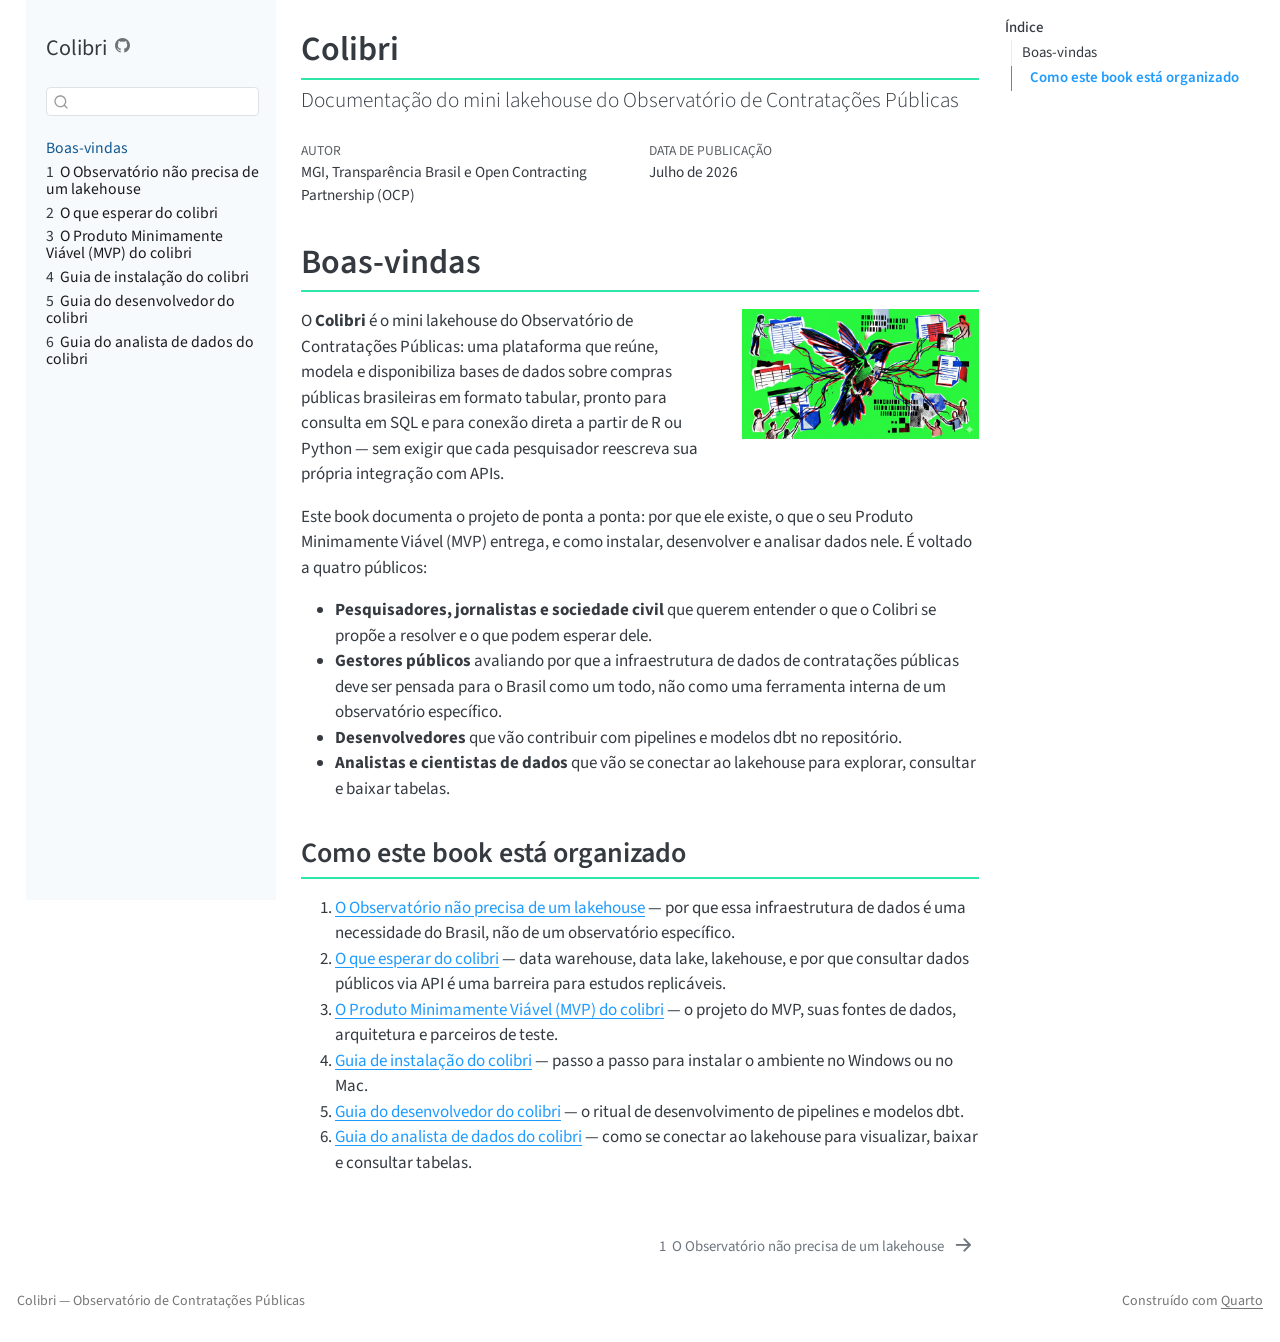
<file: index.html>
<!DOCTYPE html>
<html xmlns="http://www.w3.org/1999/xhtml" lang="pt-BR" xml:lang="pt-BR"><head>

<meta charset="utf-8">
<meta name="generator" content="quarto-1.8.27">

<meta name="viewport" content="width=device-width, initial-scale=1.0, user-scalable=yes">

<meta name="author" content="MGI, Transparência Brasil e Open Contracting Partnership (OCP)">

<title>Colibri</title>
<style>
code{white-space: pre-wrap;}
span.smallcaps{font-variant: small-caps;}
div.columns{display: flex; gap: min(4vw, 1.5em);}
div.column{flex: auto; overflow-x: auto;}
div.hanging-indent{margin-left: 1.5em; text-indent: -1.5em;}
ul.task-list{list-style: none;}
ul.task-list li input[type="checkbox"] {
  width: 0.8em;
  margin: 0 0.8em 0.2em -1em; /* quarto-specific, see https://github.com/quarto-dev/quarto-cli/issues/4556 */ 
  vertical-align: middle;
}
</style>


<script src="site_libs/quarto-nav/quarto-nav.js"></script>
<script src="site_libs/quarto-nav/headroom.min.js"></script>
<script src="site_libs/clipboard/clipboard.min.js"></script>
<script src="site_libs/quarto-search/autocomplete.umd.js"></script>
<script src="site_libs/quarto-search/fuse.min.js"></script>
<script src="site_libs/quarto-search/quarto-search.js"></script>
<meta name="quarto:offset" content="./">
<link href="./01-observatorio-nao-precisa-lakehouse.html" rel="next">
<script src="site_libs/quarto-html/quarto.js" type="module"></script>
<script src="site_libs/quarto-html/tabsets/tabsets.js" type="module"></script>
<script src="site_libs/quarto-html/axe/axe-check.js" type="module"></script>
<script src="site_libs/quarto-html/popper.min.js"></script>
<script src="site_libs/quarto-html/tippy.umd.min.js"></script>
<script src="site_libs/quarto-html/anchor.min.js"></script>
<link href="site_libs/quarto-html/tippy.css" rel="stylesheet">
<link href="site_libs/quarto-html/quarto-syntax-highlighting-ed96de9b727972fe78a7b5d16c58bf87.css" rel="stylesheet" id="quarto-text-highlighting-styles">
<script src="site_libs/bootstrap/bootstrap.min.js"></script>
<link href="site_libs/bootstrap/bootstrap-icons.css" rel="stylesheet">
<link href="site_libs/bootstrap/bootstrap-a21d5c2b6b58b49fd86187613cedbfdf.min.css" rel="stylesheet" append-hash="true" id="quarto-bootstrap" data-mode="light">
<script id="quarto-search-options" type="application/json">{
  "location": "sidebar",
  "copy-button": false,
  "collapse-after": 3,
  "panel-placement": "start",
  "type": "textbox",
  "limit": 50,
  "keyboard-shortcut": [
    "f",
    "/",
    "s"
  ],
  "show-item-context": false,
  "language": {
    "search-no-results-text": "Nenhum resultado",
    "search-matching-documents-text": "documentos correspondentes",
    "search-copy-link-title": "Copiar link para a busca",
    "search-hide-matches-text": "Esconder correspondências adicionais",
    "search-more-match-text": "mais correspondência neste documento",
    "search-more-matches-text": "mais correspondências neste documento",
    "search-clear-button-title": "Limpar",
    "search-text-placeholder": "",
    "search-detached-cancel-button-title": "Cancelar",
    "search-submit-button-title": "Enviar",
    "search-label": "Procurar"
  }
}</script>
<style>html{ scroll-behavior: smooth; }</style>


</head>

<body class="nav-sidebar floating quarto-light">

<div id="quarto-search-results"></div>
  <header id="quarto-header" class="headroom fixed-top">
  <nav class="quarto-secondary-nav">
    <div class="container-fluid d-flex">
      <button type="button" class="quarto-btn-toggle btn" data-bs-toggle="collapse" role="button" data-bs-target=".quarto-sidebar-collapse-item" aria-controls="quarto-sidebar" aria-expanded="false" aria-label="Alternar barra lateral" onclick="if (window.quartoToggleHeadroom) { window.quartoToggleHeadroom(); }">
        <i class="bi bi-layout-text-sidebar-reverse"></i>
      </button>
        <nav class="quarto-page-breadcrumbs" aria-label="breadcrumb"><ol class="breadcrumb"><li class="breadcrumb-item"><a href="./index.html">Boas-vindas</a></li></ol></nav>
        <a class="flex-grow-1" role="navigation" data-bs-toggle="collapse" data-bs-target=".quarto-sidebar-collapse-item" aria-controls="quarto-sidebar" aria-expanded="false" aria-label="Alternar barra lateral" onclick="if (window.quartoToggleHeadroom) { window.quartoToggleHeadroom(); }">      
        </a>
      <button type="button" class="btn quarto-search-button" aria-label="Procurar" onclick="window.quartoOpenSearch();">
        <i class="bi bi-search"></i>
      </button>
    </div>
  </nav>
</header>
<!-- content -->
<div id="quarto-content" class="quarto-container page-columns page-rows-contents page-layout-article">
<!-- sidebar -->
  <nav id="quarto-sidebar" class="sidebar collapse collapse-horizontal quarto-sidebar-collapse-item sidebar-navigation floating overflow-auto">
    <div class="pt-lg-2 mt-2 text-left sidebar-header">
    <div class="sidebar-title mb-0 py-0">
      <a href="./">Colibri</a> 
        <div class="sidebar-tools-main">
    <a href="https://github.com/gestaogovbr/colibri" title="Código fonte" class="quarto-navigation-tool px-1" aria-label="Código fonte"><i class="bi bi-github"></i></a>
</div>
    </div>
      </div>
        <div class="mt-2 flex-shrink-0 align-items-center">
        <div class="sidebar-search">
        <div id="quarto-search" class="" title="Procurar"></div>
        </div>
        </div>
    <div class="sidebar-menu-container"> 
    <ul class="list-unstyled mt-1">
        <li class="sidebar-item">
  <div class="sidebar-item-container"> 
  <a href="./index.html" class="sidebar-item-text sidebar-link active">
 <span class="menu-text">Boas-vindas</span></a>
  </div>
</li>
        <li class="sidebar-item">
  <div class="sidebar-item-container"> 
  <a href="./01-observatorio-nao-precisa-lakehouse.html" class="sidebar-item-text sidebar-link">
 <span class="menu-text"><span class="chapter-number">1</span>&nbsp; <span class="chapter-title">O Observatório não precisa de um lakehouse</span></span></a>
  </div>
</li>
        <li class="sidebar-item">
  <div class="sidebar-item-container"> 
  <a href="./02-o-que-esperar-do-colibri.html" class="sidebar-item-text sidebar-link">
 <span class="menu-text"><span class="chapter-number">2</span>&nbsp; <span class="chapter-title">O que esperar do colibri</span></span></a>
  </div>
</li>
        <li class="sidebar-item">
  <div class="sidebar-item-container"> 
  <a href="./03-mvp-colibri.html" class="sidebar-item-text sidebar-link">
 <span class="menu-text"><span class="chapter-number">3</span>&nbsp; <span class="chapter-title">O Produto Minimamente Viável (MVP) do colibri</span></span></a>
  </div>
</li>
        <li class="sidebar-item">
  <div class="sidebar-item-container"> 
  <a href="./04-guia-instalacao.html" class="sidebar-item-text sidebar-link">
 <span class="menu-text"><span class="chapter-number">4</span>&nbsp; <span class="chapter-title">Guia de instalação do colibri</span></span></a>
  </div>
</li>
        <li class="sidebar-item">
  <div class="sidebar-item-container"> 
  <a href="./05-guia-desenvolvedor.html" class="sidebar-item-text sidebar-link">
 <span class="menu-text"><span class="chapter-number">5</span>&nbsp; <span class="chapter-title">Guia do desenvolvedor do colibri</span></span></a>
  </div>
</li>
        <li class="sidebar-item">
  <div class="sidebar-item-container"> 
  <a href="./06-guia-analista.html" class="sidebar-item-text sidebar-link">
 <span class="menu-text"><span class="chapter-number">6</span>&nbsp; <span class="chapter-title">Guia do analista de dados do colibri</span></span></a>
  </div>
</li>
    </ul>
    </div>
</nav>
<div id="quarto-sidebar-glass" class="quarto-sidebar-collapse-item" data-bs-toggle="collapse" data-bs-target=".quarto-sidebar-collapse-item"></div>
<!-- margin-sidebar -->
    <div id="quarto-margin-sidebar" class="sidebar margin-sidebar">
        <nav id="TOC" role="doc-toc" class="toc-active">
    <h2 id="toc-title">Índice</h2>
   
  <ul>
  <li><a href="#boas-vindas" id="toc-boas-vindas" class="nav-link active" data-scroll-target="#boas-vindas">Boas-vindas</a>
  <ul class="collapse">
  <li><a href="#como-este-book-está-organizado" id="toc-como-este-book-está-organizado" class="nav-link" data-scroll-target="#como-este-book-está-organizado">Como este book está organizado</a></li>
  </ul></li>
  </ul>
</nav>
    </div>
<!-- main -->
<main class="content" id="quarto-document-content">

<header id="title-block-header" class="quarto-title-block default">
<div class="quarto-title">
<h1 class="title">Colibri</h1>
<p class="subtitle lead">Documentação do mini lakehouse do Observatório de Contratações Públicas</p>
</div>



<div class="quarto-title-meta">

    <div>
    <div class="quarto-title-meta-heading">Autor</div>
    <div class="quarto-title-meta-contents">
             <p>MGI, Transparência Brasil e Open Contracting Partnership (OCP) </p>
          </div>
  </div>
    
    <div>
    <div class="quarto-title-meta-heading">Data de Publicação</div>
    <div class="quarto-title-meta-contents">
      <p class="date">julho de 2026</p>
    </div>
  </div>
  
    
  </div>
  


</header>



<section id="boas-vindas" class="level1 unnumbered">
<h1 class="unnumbered">Boas-vindas</h1><p><img src="images/colibri_fundo_verde.png" title="Colibri" class="quarto-cover-image nolightbox img-fluid"></p>
<p>O <strong>Colibri</strong> é o mini lakehouse do Observatório de Contratações Públicas: uma plataforma que reúne, modela e disponibiliza bases de dados sobre compras públicas brasileiras em formato tabular, pronto para consulta em SQL e para conexão direta a partir de R ou Python — sem exigir que cada pesquisador reescreva sua própria integração com APIs.</p>
<p>Este book documenta o projeto de ponta a ponta: por que ele existe, o que o seu Produto Minimamente Viável (MVP) entrega, e como instalar, desenvolver e analisar dados nele. É voltado a quatro públicos:</p>
<ul>
<li><strong>Pesquisadores, jornalistas e sociedade civil</strong> que querem entender o que o Colibri se propõe a resolver e o que podem esperar dele.</li>
<li><strong>Gestores públicos</strong> avaliando por que a infraestrutura de dados de contratações públicas deve ser pensada para o Brasil como um todo, não como uma ferramenta interna de um observatório específico.</li>
<li><strong>Desenvolvedores</strong> que vão contribuir com pipelines e modelos dbt no repositório.</li>
<li><strong>Analistas e cientistas de dados</strong> que vão se conectar ao lakehouse para explorar, consultar e baixar tabelas.</li>
</ul>
<section id="como-este-book-está-organizado" class="level2">
<h2 class="anchored" data-anchor-id="como-este-book-está-organizado">Como este book está organizado</h2>
<ol type="1">
<li><strong><a href="./01-observatorio-nao-precisa-lakehouse.html">O Observatório não precisa de um lakehouse</a></strong> — por que essa infraestrutura de dados é uma necessidade do Brasil, não de um observatório específico.</li>
<li><strong><a href="./02-o-que-esperar-do-colibri.html">O que esperar do colibri</a></strong> — data warehouse, data lake, lakehouse, e por que consultar dados públicos via API é uma barreira para estudos replicáveis.</li>
<li><strong><a href="./03-mvp-colibri.html">O Produto Minimamente Viável (MVP) do colibri</a></strong> — o projeto do MVP, suas fontes de dados, arquitetura e parceiros de teste.</li>
<li><strong><a href="./04-guia-instalacao.html">Guia de instalação do colibri</a></strong> — passo a passo para instalar o ambiente no Windows ou no Mac.</li>
<li><strong><a href="./05-guia-desenvolvedor.html">Guia do desenvolvedor do colibri</a></strong> — o ritual de desenvolvimento de pipelines e modelos dbt.</li>
<li><strong><a href="./06-guia-analista.html">Guia do analista de dados do colibri</a></strong> — como se conectar ao lakehouse para visualizar, baixar e consultar tabelas.</li>
</ol>


</section>
</section>

</main> <!-- /main -->
<script id="quarto-html-after-body" type="application/javascript">
  window.document.addEventListener("DOMContentLoaded", function (event) {
    const icon = "";
    const anchorJS = new window.AnchorJS();
    anchorJS.options = {
      placement: 'right',
      icon: icon
    };
    anchorJS.add('.anchored');
    const isCodeAnnotation = (el) => {
      for (const clz of el.classList) {
        if (clz.startsWith('code-annotation-')) {                     
          return true;
        }
      }
      return false;
    }
    const onCopySuccess = function(e) {
      // button target
      const button = e.trigger;
      // don't keep focus
      button.blur();
      // flash "checked"
      button.classList.add('code-copy-button-checked');
      var currentTitle = button.getAttribute("title");
      button.setAttribute("title", "Copiada");
      let tooltip;
      if (window.bootstrap) {
        button.setAttribute("data-bs-toggle", "tooltip");
        button.setAttribute("data-bs-placement", "left");
        button.setAttribute("data-bs-title", "Copiada");
        tooltip = new bootstrap.Tooltip(button, 
          { trigger: "manual", 
            customClass: "code-copy-button-tooltip",
            offset: [0, -8]});
        tooltip.show();    
      }
      setTimeout(function() {
        if (tooltip) {
          tooltip.hide();
          button.removeAttribute("data-bs-title");
          button.removeAttribute("data-bs-toggle");
          button.removeAttribute("data-bs-placement");
        }
        button.setAttribute("title", currentTitle);
        button.classList.remove('code-copy-button-checked');
      }, 1000);
      // clear code selection
      e.clearSelection();
    }
    const getTextToCopy = function(trigger) {
      const outerScaffold = trigger.parentElement.cloneNode(true);
      const codeEl = outerScaffold.querySelector('code');
      for (const childEl of codeEl.children) {
        if (isCodeAnnotation(childEl)) {
          childEl.remove();
        }
      }
      return codeEl.innerText;
    }
    const clipboard = new window.ClipboardJS('.code-copy-button:not([data-in-quarto-modal])', {
      text: getTextToCopy
    });
    clipboard.on('success', onCopySuccess);
    if (window.document.getElementById('quarto-embedded-source-code-modal')) {
      const clipboardModal = new window.ClipboardJS('.code-copy-button[data-in-quarto-modal]', {
        text: getTextToCopy,
        container: window.document.getElementById('quarto-embedded-source-code-modal')
      });
      clipboardModal.on('success', onCopySuccess);
    }
      var localhostRegex = new RegExp(/^(?:http|https):\/\/localhost\:?[0-9]*\//);
      var mailtoRegex = new RegExp(/^mailto:/);
        var filterRegex = new RegExp('/' + window.location.host + '/');
      var isInternal = (href) => {
          return filterRegex.test(href) || localhostRegex.test(href) || mailtoRegex.test(href);
      }
      // Inspect non-navigation links and adorn them if external
     var links = window.document.querySelectorAll('a[href]:not(.nav-link):not(.navbar-brand):not(.toc-action):not(.sidebar-link):not(.sidebar-item-toggle):not(.pagination-link):not(.no-external):not([aria-hidden]):not(.dropdown-item):not(.quarto-navigation-tool):not(.about-link)');
      for (var i=0; i<links.length; i++) {
        const link = links[i];
        if (!isInternal(link.href)) {
          // undo the damage that might have been done by quarto-nav.js in the case of
          // links that we want to consider external
          if (link.dataset.originalHref !== undefined) {
            link.href = link.dataset.originalHref;
          }
        }
      }
    function tippyHover(el, contentFn, onTriggerFn, onUntriggerFn) {
      const config = {
        allowHTML: true,
        maxWidth: 500,
        delay: 100,
        arrow: false,
        appendTo: function(el) {
            return el.parentElement;
        },
        interactive: true,
        interactiveBorder: 10,
        theme: 'quarto',
        placement: 'bottom-start',
      };
      if (contentFn) {
        config.content = contentFn;
      }
      if (onTriggerFn) {
        config.onTrigger = onTriggerFn;
      }
      if (onUntriggerFn) {
        config.onUntrigger = onUntriggerFn;
      }
      window.tippy(el, config); 
    }
    const noterefs = window.document.querySelectorAll('a[role="doc-noteref"]');
    for (var i=0; i<noterefs.length; i++) {
      const ref = noterefs[i];
      tippyHover(ref, function() {
        // use id or data attribute instead here
        let href = ref.getAttribute('data-footnote-href') || ref.getAttribute('href');
        try { href = new URL(href).hash; } catch {}
        const id = href.replace(/^#\/?/, "");
        const note = window.document.getElementById(id);
        if (note) {
          return note.innerHTML;
        } else {
          return "";
        }
      });
    }
    const xrefs = window.document.querySelectorAll('a.quarto-xref');
    const processXRef = (id, note) => {
      // Strip column container classes
      const stripColumnClz = (el) => {
        el.classList.remove("page-full", "page-columns");
        if (el.children) {
          for (const child of el.children) {
            stripColumnClz(child);
          }
        }
      }
      stripColumnClz(note)
      if (id === null || id.startsWith('sec-')) {
        // Special case sections, only their first couple elements
        const container = document.createElement("div");
        if (note.children && note.children.length > 2) {
          container.appendChild(note.children[0].cloneNode(true));
          for (let i = 1; i < note.children.length; i++) {
            const child = note.children[i];
            if (child.tagName === "P" && child.innerText === "") {
              continue;
            } else {
              container.appendChild(child.cloneNode(true));
              break;
            }
          }
          if (window.Quarto?.typesetMath) {
            window.Quarto.typesetMath(container);
          }
          return container.innerHTML
        } else {
          if (window.Quarto?.typesetMath) {
            window.Quarto.typesetMath(note);
          }
          return note.innerHTML;
        }
      } else {
        // Remove any anchor links if they are present
        const anchorLink = note.querySelector('a.anchorjs-link');
        if (anchorLink) {
          anchorLink.remove();
        }
        if (window.Quarto?.typesetMath) {
          window.Quarto.typesetMath(note);
        }
        if (note.classList.contains("callout")) {
          return note.outerHTML;
        } else {
          return note.innerHTML;
        }
      }
    }
    for (var i=0; i<xrefs.length; i++) {
      const xref = xrefs[i];
      tippyHover(xref, undefined, function(instance) {
        instance.disable();
        let url = xref.getAttribute('href');
        let hash = undefined; 
        if (url.startsWith('#')) {
          hash = url;
        } else {
          try { hash = new URL(url).hash; } catch {}
        }
        if (hash) {
          const id = hash.replace(/^#\/?/, "");
          const note = window.document.getElementById(id);
          if (note !== null) {
            try {
              const html = processXRef(id, note.cloneNode(true));
              instance.setContent(html);
            } finally {
              instance.enable();
              instance.show();
            }
          } else {
            // See if we can fetch this
            fetch(url.split('#')[0])
            .then(res => res.text())
            .then(html => {
              const parser = new DOMParser();
              const htmlDoc = parser.parseFromString(html, "text/html");
              const note = htmlDoc.getElementById(id);
              if (note !== null) {
                const html = processXRef(id, note);
                instance.setContent(html);
              } 
            }).finally(() => {
              instance.enable();
              instance.show();
            });
          }
        } else {
          // See if we can fetch a full url (with no hash to target)
          // This is a special case and we should probably do some content thinning / targeting
          fetch(url)
          .then(res => res.text())
          .then(html => {
            const parser = new DOMParser();
            const htmlDoc = parser.parseFromString(html, "text/html");
            const note = htmlDoc.querySelector('main.content');
            if (note !== null) {
              // This should only happen for chapter cross references
              // (since there is no id in the URL)
              // remove the first header
              if (note.children.length > 0 && note.children[0].tagName === "HEADER") {
                note.children[0].remove();
              }
              const html = processXRef(null, note);
              instance.setContent(html);
            } 
          }).finally(() => {
            instance.enable();
            instance.show();
          });
        }
      }, function(instance) {
      });
    }
        let selectedAnnoteEl;
        const selectorForAnnotation = ( cell, annotation) => {
          let cellAttr = 'data-code-cell="' + cell + '"';
          let lineAttr = 'data-code-annotation="' +  annotation + '"';
          const selector = 'span[' + cellAttr + '][' + lineAttr + ']';
          return selector;
        }
        const selectCodeLines = (annoteEl) => {
          const doc = window.document;
          const targetCell = annoteEl.getAttribute("data-target-cell");
          const targetAnnotation = annoteEl.getAttribute("data-target-annotation");
          const annoteSpan = window.document.querySelector(selectorForAnnotation(targetCell, targetAnnotation));
          const lines = annoteSpan.getAttribute("data-code-lines").split(",");
          const lineIds = lines.map((line) => {
            return targetCell + "-" + line;
          })
          let top = null;
          let height = null;
          let parent = null;
          if (lineIds.length > 0) {
              //compute the position of the single el (top and bottom and make a div)
              const el = window.document.getElementById(lineIds[0]);
              top = el.offsetTop;
              height = el.offsetHeight;
              parent = el.parentElement.parentElement;
            if (lineIds.length > 1) {
              const lastEl = window.document.getElementById(lineIds[lineIds.length - 1]);
              const bottom = lastEl.offsetTop + lastEl.offsetHeight;
              height = bottom - top;
            }
            if (top !== null && height !== null && parent !== null) {
              // cook up a div (if necessary) and position it 
              let div = window.document.getElementById("code-annotation-line-highlight");
              if (div === null) {
                div = window.document.createElement("div");
                div.setAttribute("id", "code-annotation-line-highlight");
                div.style.position = 'absolute';
                parent.appendChild(div);
              }
              div.style.top = top - 2 + "px";
              div.style.height = height + 4 + "px";
              div.style.left = 0;
              let gutterDiv = window.document.getElementById("code-annotation-line-highlight-gutter");
              if (gutterDiv === null) {
                gutterDiv = window.document.createElement("div");
                gutterDiv.setAttribute("id", "code-annotation-line-highlight-gutter");
                gutterDiv.style.position = 'absolute';
                const codeCell = window.document.getElementById(targetCell);
                const gutter = codeCell.querySelector('.code-annotation-gutter');
                gutter.appendChild(gutterDiv);
              }
              gutterDiv.style.top = top - 2 + "px";
              gutterDiv.style.height = height + 4 + "px";
            }
            selectedAnnoteEl = annoteEl;
          }
        };
        const unselectCodeLines = () => {
          const elementsIds = ["code-annotation-line-highlight", "code-annotation-line-highlight-gutter"];
          elementsIds.forEach((elId) => {
            const div = window.document.getElementById(elId);
            if (div) {
              div.remove();
            }
          });
          selectedAnnoteEl = undefined;
        };
          // Handle positioning of the toggle
      window.addEventListener(
        "resize",
        throttle(() => {
          elRect = undefined;
          if (selectedAnnoteEl) {
            selectCodeLines(selectedAnnoteEl);
          }
        }, 10)
      );
      function throttle(fn, ms) {
      let throttle = false;
      let timer;
        return (...args) => {
          if(!throttle) { // first call gets through
              fn.apply(this, args);
              throttle = true;
          } else { // all the others get throttled
              if(timer) clearTimeout(timer); // cancel #2
              timer = setTimeout(() => {
                fn.apply(this, args);
                timer = throttle = false;
              }, ms);
          }
        };
      }
        // Attach click handler to the DT
        const annoteDls = window.document.querySelectorAll('dt[data-target-cell]');
        for (const annoteDlNode of annoteDls) {
          annoteDlNode.addEventListener('click', (event) => {
            const clickedEl = event.target;
            if (clickedEl !== selectedAnnoteEl) {
              unselectCodeLines();
              const activeEl = window.document.querySelector('dt[data-target-cell].code-annotation-active');
              if (activeEl) {
                activeEl.classList.remove('code-annotation-active');
              }
              selectCodeLines(clickedEl);
              clickedEl.classList.add('code-annotation-active');
            } else {
              // Unselect the line
              unselectCodeLines();
              clickedEl.classList.remove('code-annotation-active');
            }
          });
        }
    const findCites = (el) => {
      const parentEl = el.parentElement;
      if (parentEl) {
        const cites = parentEl.dataset.cites;
        if (cites) {
          return {
            el,
            cites: cites.split(' ')
          };
        } else {
          return findCites(el.parentElement)
        }
      } else {
        return undefined;
      }
    };
    var bibliorefs = window.document.querySelectorAll('a[role="doc-biblioref"]');
    for (var i=0; i<bibliorefs.length; i++) {
      const ref = bibliorefs[i];
      const citeInfo = findCites(ref);
      if (citeInfo) {
        tippyHover(citeInfo.el, function() {
          var popup = window.document.createElement('div');
          citeInfo.cites.forEach(function(cite) {
            var citeDiv = window.document.createElement('div');
            citeDiv.classList.add('hanging-indent');
            citeDiv.classList.add('csl-entry');
            var biblioDiv = window.document.getElementById('ref-' + cite);
            if (biblioDiv) {
              citeDiv.innerHTML = biblioDiv.innerHTML;
            }
            popup.appendChild(citeDiv);
          });
          return popup.innerHTML;
        });
      }
    }
  });
  </script>
<nav class="page-navigation">
  <div class="nav-page nav-page-previous">
  </div>
  <div class="nav-page nav-page-next">
      <a href="./01-observatorio-nao-precisa-lakehouse.html" class="pagination-link" aria-label="O Observatório não precisa de um lakehouse">
        <span class="nav-page-text"><span class="chapter-number">1</span>&nbsp; <span class="chapter-title">O Observatório não precisa de um lakehouse</span></span> <i class="bi bi-arrow-right-short"></i>
      </a>
  </div>
</nav>
</div> <!-- /content -->
<footer class="footer">
  <div class="nav-footer">
    <div class="nav-footer-left">
<p>Colibri — Observatório de Contratações Públicas</p>
</div>   
    <div class="nav-footer-center">
      &nbsp;
    </div>
    <div class="nav-footer-right">
<p>Construído com <a href="https://quarto.org">Quarto</a></p>
</div>
  </div>
</footer>




<script src="site_libs/quarto-html/zenscroll-min.js"></script>
</body></html>
</file>
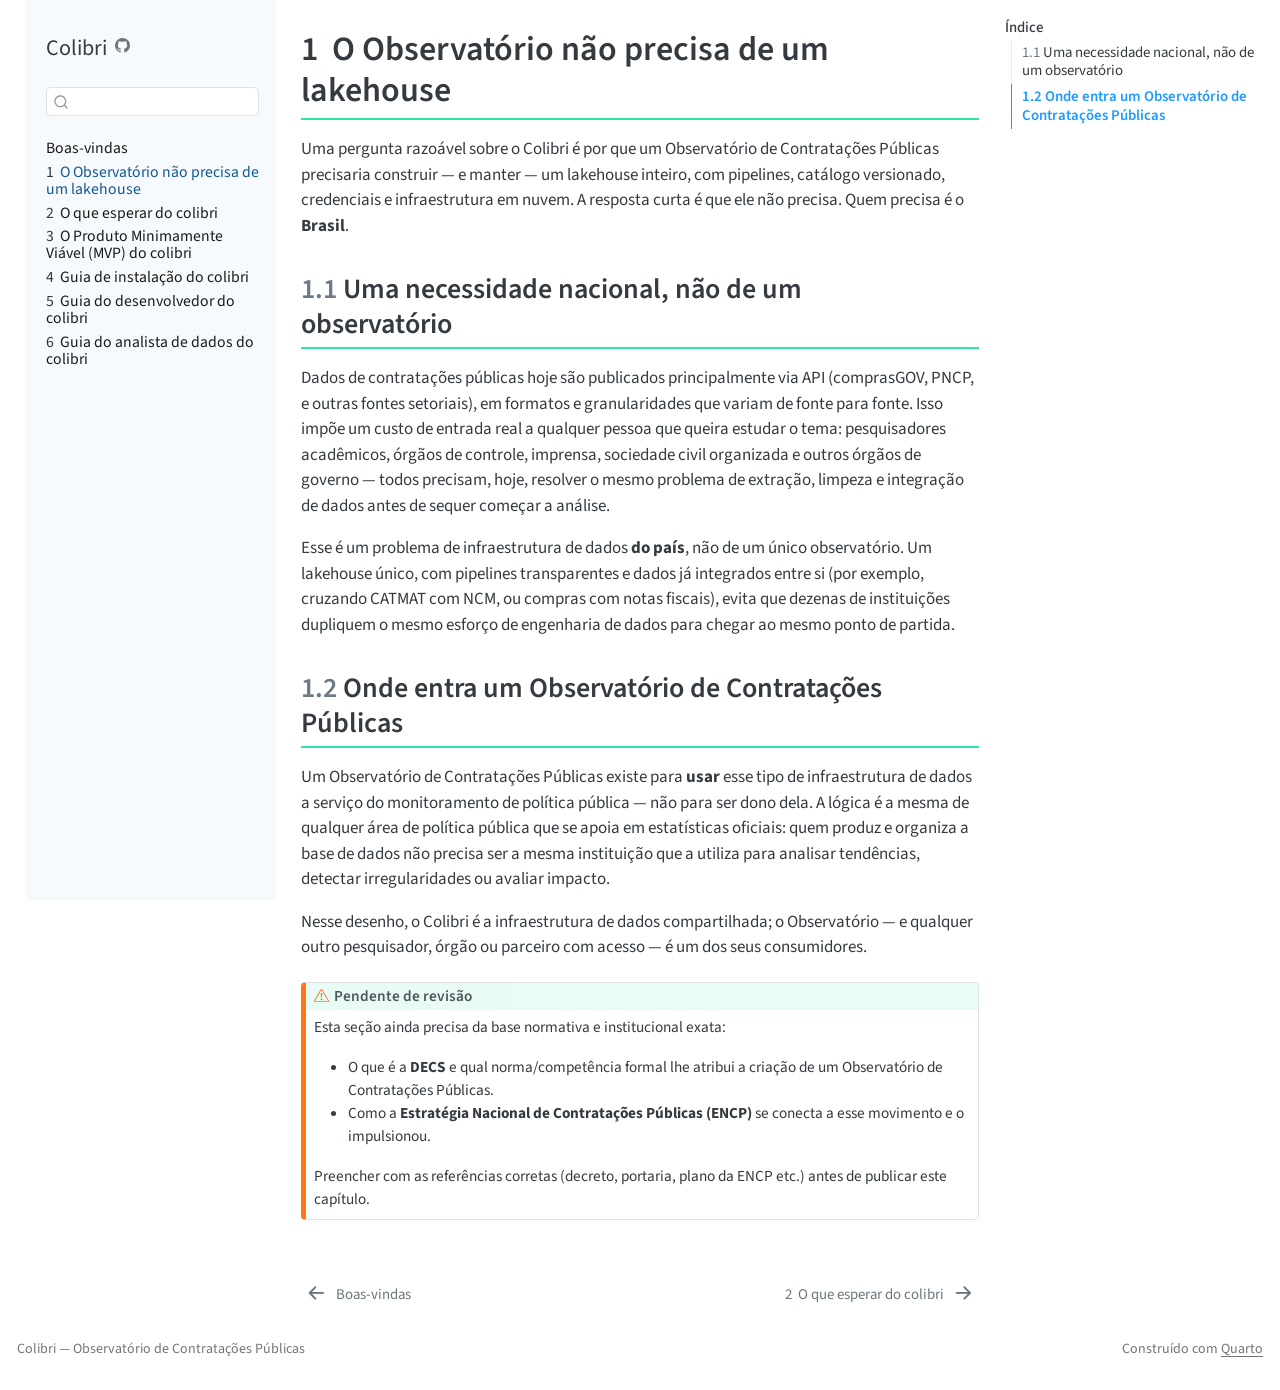
<file: 01-observatorio-nao-precisa-lakehouse.html>
<!DOCTYPE html>
<html xmlns="http://www.w3.org/1999/xhtml" lang="pt-BR" xml:lang="pt-BR"><head>

<meta charset="utf-8">
<meta name="generator" content="quarto-1.8.27">

<meta name="viewport" content="width=device-width, initial-scale=1.0, user-scalable=yes">


<title>1&nbsp; O Observatório não precisa de um lakehouse – Colibri</title>
<style>
code{white-space: pre-wrap;}
span.smallcaps{font-variant: small-caps;}
div.columns{display: flex; gap: min(4vw, 1.5em);}
div.column{flex: auto; overflow-x: auto;}
div.hanging-indent{margin-left: 1.5em; text-indent: -1.5em;}
ul.task-list{list-style: none;}
ul.task-list li input[type="checkbox"] {
  width: 0.8em;
  margin: 0 0.8em 0.2em -1em; /* quarto-specific, see https://github.com/quarto-dev/quarto-cli/issues/4556 */ 
  vertical-align: middle;
}
</style>


<script src="site_libs/quarto-nav/quarto-nav.js"></script>
<script src="site_libs/quarto-nav/headroom.min.js"></script>
<script src="site_libs/clipboard/clipboard.min.js"></script>
<script src="site_libs/quarto-search/autocomplete.umd.js"></script>
<script src="site_libs/quarto-search/fuse.min.js"></script>
<script src="site_libs/quarto-search/quarto-search.js"></script>
<meta name="quarto:offset" content="./">
<link href="./02-o-que-esperar-do-colibri.html" rel="next">
<link href="./index.html" rel="prev">
<script src="site_libs/quarto-html/quarto.js" type="module"></script>
<script src="site_libs/quarto-html/tabsets/tabsets.js" type="module"></script>
<script src="site_libs/quarto-html/axe/axe-check.js" type="module"></script>
<script src="site_libs/quarto-html/popper.min.js"></script>
<script src="site_libs/quarto-html/tippy.umd.min.js"></script>
<script src="site_libs/quarto-html/anchor.min.js"></script>
<link href="site_libs/quarto-html/tippy.css" rel="stylesheet">
<link href="site_libs/quarto-html/quarto-syntax-highlighting-ed96de9b727972fe78a7b5d16c58bf87.css" rel="stylesheet" id="quarto-text-highlighting-styles">
<script src="site_libs/bootstrap/bootstrap.min.js"></script>
<link href="site_libs/bootstrap/bootstrap-icons.css" rel="stylesheet">
<link href="site_libs/bootstrap/bootstrap-a21d5c2b6b58b49fd86187613cedbfdf.min.css" rel="stylesheet" append-hash="true" id="quarto-bootstrap" data-mode="light">
<script id="quarto-search-options" type="application/json">{
  "location": "sidebar",
  "copy-button": false,
  "collapse-after": 3,
  "panel-placement": "start",
  "type": "textbox",
  "limit": 50,
  "keyboard-shortcut": [
    "f",
    "/",
    "s"
  ],
  "show-item-context": false,
  "language": {
    "search-no-results-text": "Nenhum resultado",
    "search-matching-documents-text": "documentos correspondentes",
    "search-copy-link-title": "Copiar link para a busca",
    "search-hide-matches-text": "Esconder correspondências adicionais",
    "search-more-match-text": "mais correspondência neste documento",
    "search-more-matches-text": "mais correspondências neste documento",
    "search-clear-button-title": "Limpar",
    "search-text-placeholder": "",
    "search-detached-cancel-button-title": "Cancelar",
    "search-submit-button-title": "Enviar",
    "search-label": "Procurar"
  }
}</script>
<style>html{ scroll-behavior: smooth; }</style>


</head>

<body class="nav-sidebar floating quarto-light">

<div id="quarto-search-results"></div>
  <header id="quarto-header" class="headroom fixed-top">
  <nav class="quarto-secondary-nav">
    <div class="container-fluid d-flex">
      <button type="button" class="quarto-btn-toggle btn" data-bs-toggle="collapse" role="button" data-bs-target=".quarto-sidebar-collapse-item" aria-controls="quarto-sidebar" aria-expanded="false" aria-label="Alternar barra lateral" onclick="if (window.quartoToggleHeadroom) { window.quartoToggleHeadroom(); }">
        <i class="bi bi-layout-text-sidebar-reverse"></i>
      </button>
        <nav class="quarto-page-breadcrumbs" aria-label="breadcrumb"><ol class="breadcrumb"><li class="breadcrumb-item"><a href="./01-observatorio-nao-precisa-lakehouse.html"><span class="chapter-number">1</span>&nbsp; <span class="chapter-title">O Observatório não precisa de um lakehouse</span></a></li></ol></nav>
        <a class="flex-grow-1" role="navigation" data-bs-toggle="collapse" data-bs-target=".quarto-sidebar-collapse-item" aria-controls="quarto-sidebar" aria-expanded="false" aria-label="Alternar barra lateral" onclick="if (window.quartoToggleHeadroom) { window.quartoToggleHeadroom(); }">      
        </a>
      <button type="button" class="btn quarto-search-button" aria-label="Procurar" onclick="window.quartoOpenSearch();">
        <i class="bi bi-search"></i>
      </button>
    </div>
  </nav>
</header>
<!-- content -->
<div id="quarto-content" class="quarto-container page-columns page-rows-contents page-layout-article">
<!-- sidebar -->
  <nav id="quarto-sidebar" class="sidebar collapse collapse-horizontal quarto-sidebar-collapse-item sidebar-navigation floating overflow-auto">
    <div class="pt-lg-2 mt-2 text-left sidebar-header">
    <div class="sidebar-title mb-0 py-0">
      <a href="./">Colibri</a> 
        <div class="sidebar-tools-main">
    <a href="https://github.com/gestaogovbr/colibri" title="Código fonte" class="quarto-navigation-tool px-1" aria-label="Código fonte"><i class="bi bi-github"></i></a>
</div>
    </div>
      </div>
        <div class="mt-2 flex-shrink-0 align-items-center">
        <div class="sidebar-search">
        <div id="quarto-search" class="" title="Procurar"></div>
        </div>
        </div>
    <div class="sidebar-menu-container"> 
    <ul class="list-unstyled mt-1">
        <li class="sidebar-item">
  <div class="sidebar-item-container"> 
  <a href="./index.html" class="sidebar-item-text sidebar-link">
 <span class="menu-text">Boas-vindas</span></a>
  </div>
</li>
        <li class="sidebar-item">
  <div class="sidebar-item-container"> 
  <a href="./01-observatorio-nao-precisa-lakehouse.html" class="sidebar-item-text sidebar-link active">
 <span class="menu-text"><span class="chapter-number">1</span>&nbsp; <span class="chapter-title">O Observatório não precisa de um lakehouse</span></span></a>
  </div>
</li>
        <li class="sidebar-item">
  <div class="sidebar-item-container"> 
  <a href="./02-o-que-esperar-do-colibri.html" class="sidebar-item-text sidebar-link">
 <span class="menu-text"><span class="chapter-number">2</span>&nbsp; <span class="chapter-title">O que esperar do colibri</span></span></a>
  </div>
</li>
        <li class="sidebar-item">
  <div class="sidebar-item-container"> 
  <a href="./03-mvp-colibri.html" class="sidebar-item-text sidebar-link">
 <span class="menu-text"><span class="chapter-number">3</span>&nbsp; <span class="chapter-title">O Produto Minimamente Viável (MVP) do colibri</span></span></a>
  </div>
</li>
        <li class="sidebar-item">
  <div class="sidebar-item-container"> 
  <a href="./04-guia-instalacao.html" class="sidebar-item-text sidebar-link">
 <span class="menu-text"><span class="chapter-number">4</span>&nbsp; <span class="chapter-title">Guia de instalação do colibri</span></span></a>
  </div>
</li>
        <li class="sidebar-item">
  <div class="sidebar-item-container"> 
  <a href="./05-guia-desenvolvedor.html" class="sidebar-item-text sidebar-link">
 <span class="menu-text"><span class="chapter-number">5</span>&nbsp; <span class="chapter-title">Guia do desenvolvedor do colibri</span></span></a>
  </div>
</li>
        <li class="sidebar-item">
  <div class="sidebar-item-container"> 
  <a href="./06-guia-analista.html" class="sidebar-item-text sidebar-link">
 <span class="menu-text"><span class="chapter-number">6</span>&nbsp; <span class="chapter-title">Guia do analista de dados do colibri</span></span></a>
  </div>
</li>
    </ul>
    </div>
</nav>
<div id="quarto-sidebar-glass" class="quarto-sidebar-collapse-item" data-bs-toggle="collapse" data-bs-target=".quarto-sidebar-collapse-item"></div>
<!-- margin-sidebar -->
    <div id="quarto-margin-sidebar" class="sidebar margin-sidebar">
        <nav id="TOC" role="doc-toc" class="toc-active">
    <h2 id="toc-title">Índice</h2>
   
  <ul>
  <li><a href="#uma-necessidade-nacional-não-de-um-observatório" id="toc-uma-necessidade-nacional-não-de-um-observatório" class="nav-link active" data-scroll-target="#uma-necessidade-nacional-não-de-um-observatório"><span class="header-section-number">1.1</span> Uma necessidade nacional, não de um observatório</a></li>
  <li><a href="#onde-entra-um-observatório-de-contratações-públicas" id="toc-onde-entra-um-observatório-de-contratações-públicas" class="nav-link" data-scroll-target="#onde-entra-um-observatório-de-contratações-públicas"><span class="header-section-number">1.2</span> Onde entra um Observatório de Contratações Públicas</a></li>
  </ul>
</nav>
    </div>
<!-- main -->
<main class="content" id="quarto-document-content">

<header id="title-block-header" class="quarto-title-block default">
<div class="quarto-title">
<h1 class="title"><span class="chapter-number">1</span>&nbsp; <span class="chapter-title">O Observatório não precisa de um lakehouse</span></h1>
</div>



<div class="quarto-title-meta">

    
  
    
  </div>
  


</header>


<p>Uma pergunta razoável sobre o Colibri é por que um Observatório de Contratações Públicas precisaria construir — e manter — um lakehouse inteiro, com pipelines, catálogo versionado, credenciais e infraestrutura em nuvem. A resposta curta é que ele não precisa. Quem precisa é o <strong>Brasil</strong>.</p>
<section id="uma-necessidade-nacional-não-de-um-observatório" class="level2" data-number="1.1">
<h2 data-number="1.1" class="anchored" data-anchor-id="uma-necessidade-nacional-não-de-um-observatório"><span class="header-section-number">1.1</span> Uma necessidade nacional, não de um observatório</h2>
<p>Dados de contratações públicas hoje são publicados principalmente via API (comprasGOV, PNCP, e outras fontes setoriais), em formatos e granularidades que variam de fonte para fonte. Isso impõe um custo de entrada real a qualquer pessoa que queira estudar o tema: pesquisadores acadêmicos, órgãos de controle, imprensa, sociedade civil organizada e outros órgãos de governo — todos precisam, hoje, resolver o mesmo problema de extração, limpeza e integração de dados antes de sequer começar a análise.</p>
<p>Esse é um problema de infraestrutura de dados <strong>do país</strong>, não de um único observatório. Um lakehouse único, com pipelines transparentes e dados já integrados entre si (por exemplo, cruzando CATMAT com NCM, ou compras com notas fiscais), evita que dezenas de instituições dupliquem o mesmo esforço de engenharia de dados para chegar ao mesmo ponto de partida.</p>
</section>
<section id="onde-entra-um-observatório-de-contratações-públicas" class="level2" data-number="1.2">
<h2 data-number="1.2" class="anchored" data-anchor-id="onde-entra-um-observatório-de-contratações-públicas"><span class="header-section-number">1.2</span> Onde entra um Observatório de Contratações Públicas</h2>
<p>Um Observatório de Contratações Públicas existe para <strong>usar</strong> esse tipo de infraestrutura de dados a serviço do monitoramento de política pública — não para ser dono dela. A lógica é a mesma de qualquer área de política pública que se apoia em estatísticas oficiais: quem produz e organiza a base de dados não precisa ser a mesma instituição que a utiliza para analisar tendências, detectar irregularidades ou avaliar impacto.</p>
<p>Nesse desenho, o Colibri é a infraestrutura de dados compartilhada; o Observatório — e qualquer outro pesquisador, órgão ou parceiro com acesso — é um dos seus consumidores.</p>
<div class="callout callout-style-default callout-warning callout-titled">
<div class="callout-header d-flex align-content-center">
<div class="callout-icon-container">
<i class="callout-icon"></i>
</div>
<div class="callout-title-container flex-fill">
<span class="screen-reader-only">Aviso</span>Pendente de revisão
</div>
</div>
<div class="callout-body-container callout-body">
<p>Esta seção ainda precisa da base normativa e institucional exata:</p>
<ul>
<li>O que é a <strong>DECS</strong> e qual norma/competência formal lhe atribui a criação de um Observatório de Contratações Públicas.</li>
<li>Como a <strong>Estratégia Nacional de Contratações Públicas (ENCP)</strong> se conecta a esse movimento e o impulsionou.</li>
</ul>
<p>Preencher com as referências corretas (decreto, portaria, plano da ENCP etc.) antes de publicar este capítulo.</p>
</div>
</div>


</section>

</main> <!-- /main -->
<script id="quarto-html-after-body" type="application/javascript">
  window.document.addEventListener("DOMContentLoaded", function (event) {
    const icon = "";
    const anchorJS = new window.AnchorJS();
    anchorJS.options = {
      placement: 'right',
      icon: icon
    };
    anchorJS.add('.anchored');
    const isCodeAnnotation = (el) => {
      for (const clz of el.classList) {
        if (clz.startsWith('code-annotation-')) {                     
          return true;
        }
      }
      return false;
    }
    const onCopySuccess = function(e) {
      // button target
      const button = e.trigger;
      // don't keep focus
      button.blur();
      // flash "checked"
      button.classList.add('code-copy-button-checked');
      var currentTitle = button.getAttribute("title");
      button.setAttribute("title", "Copiada");
      let tooltip;
      if (window.bootstrap) {
        button.setAttribute("data-bs-toggle", "tooltip");
        button.setAttribute("data-bs-placement", "left");
        button.setAttribute("data-bs-title", "Copiada");
        tooltip = new bootstrap.Tooltip(button, 
          { trigger: "manual", 
            customClass: "code-copy-button-tooltip",
            offset: [0, -8]});
        tooltip.show();    
      }
      setTimeout(function() {
        if (tooltip) {
          tooltip.hide();
          button.removeAttribute("data-bs-title");
          button.removeAttribute("data-bs-toggle");
          button.removeAttribute("data-bs-placement");
        }
        button.setAttribute("title", currentTitle);
        button.classList.remove('code-copy-button-checked');
      }, 1000);
      // clear code selection
      e.clearSelection();
    }
    const getTextToCopy = function(trigger) {
      const outerScaffold = trigger.parentElement.cloneNode(true);
      const codeEl = outerScaffold.querySelector('code');
      for (const childEl of codeEl.children) {
        if (isCodeAnnotation(childEl)) {
          childEl.remove();
        }
      }
      return codeEl.innerText;
    }
    const clipboard = new window.ClipboardJS('.code-copy-button:not([data-in-quarto-modal])', {
      text: getTextToCopy
    });
    clipboard.on('success', onCopySuccess);
    if (window.document.getElementById('quarto-embedded-source-code-modal')) {
      const clipboardModal = new window.ClipboardJS('.code-copy-button[data-in-quarto-modal]', {
        text: getTextToCopy,
        container: window.document.getElementById('quarto-embedded-source-code-modal')
      });
      clipboardModal.on('success', onCopySuccess);
    }
      var localhostRegex = new RegExp(/^(?:http|https):\/\/localhost\:?[0-9]*\//);
      var mailtoRegex = new RegExp(/^mailto:/);
        var filterRegex = new RegExp('/' + window.location.host + '/');
      var isInternal = (href) => {
          return filterRegex.test(href) || localhostRegex.test(href) || mailtoRegex.test(href);
      }
      // Inspect non-navigation links and adorn them if external
     var links = window.document.querySelectorAll('a[href]:not(.nav-link):not(.navbar-brand):not(.toc-action):not(.sidebar-link):not(.sidebar-item-toggle):not(.pagination-link):not(.no-external):not([aria-hidden]):not(.dropdown-item):not(.quarto-navigation-tool):not(.about-link)');
      for (var i=0; i<links.length; i++) {
        const link = links[i];
        if (!isInternal(link.href)) {
          // undo the damage that might have been done by quarto-nav.js in the case of
          // links that we want to consider external
          if (link.dataset.originalHref !== undefined) {
            link.href = link.dataset.originalHref;
          }
        }
      }
    function tippyHover(el, contentFn, onTriggerFn, onUntriggerFn) {
      const config = {
        allowHTML: true,
        maxWidth: 500,
        delay: 100,
        arrow: false,
        appendTo: function(el) {
            return el.parentElement;
        },
        interactive: true,
        interactiveBorder: 10,
        theme: 'quarto',
        placement: 'bottom-start',
      };
      if (contentFn) {
        config.content = contentFn;
      }
      if (onTriggerFn) {
        config.onTrigger = onTriggerFn;
      }
      if (onUntriggerFn) {
        config.onUntrigger = onUntriggerFn;
      }
      window.tippy(el, config); 
    }
    const noterefs = window.document.querySelectorAll('a[role="doc-noteref"]');
    for (var i=0; i<noterefs.length; i++) {
      const ref = noterefs[i];
      tippyHover(ref, function() {
        // use id or data attribute instead here
        let href = ref.getAttribute('data-footnote-href') || ref.getAttribute('href');
        try { href = new URL(href).hash; } catch {}
        const id = href.replace(/^#\/?/, "");
        const note = window.document.getElementById(id);
        if (note) {
          return note.innerHTML;
        } else {
          return "";
        }
      });
    }
    const xrefs = window.document.querySelectorAll('a.quarto-xref');
    const processXRef = (id, note) => {
      // Strip column container classes
      const stripColumnClz = (el) => {
        el.classList.remove("page-full", "page-columns");
        if (el.children) {
          for (const child of el.children) {
            stripColumnClz(child);
          }
        }
      }
      stripColumnClz(note)
      if (id === null || id.startsWith('sec-')) {
        // Special case sections, only their first couple elements
        const container = document.createElement("div");
        if (note.children && note.children.length > 2) {
          container.appendChild(note.children[0].cloneNode(true));
          for (let i = 1; i < note.children.length; i++) {
            const child = note.children[i];
            if (child.tagName === "P" && child.innerText === "") {
              continue;
            } else {
              container.appendChild(child.cloneNode(true));
              break;
            }
          }
          if (window.Quarto?.typesetMath) {
            window.Quarto.typesetMath(container);
          }
          return container.innerHTML
        } else {
          if (window.Quarto?.typesetMath) {
            window.Quarto.typesetMath(note);
          }
          return note.innerHTML;
        }
      } else {
        // Remove any anchor links if they are present
        const anchorLink = note.querySelector('a.anchorjs-link');
        if (anchorLink) {
          anchorLink.remove();
        }
        if (window.Quarto?.typesetMath) {
          window.Quarto.typesetMath(note);
        }
        if (note.classList.contains("callout")) {
          return note.outerHTML;
        } else {
          return note.innerHTML;
        }
      }
    }
    for (var i=0; i<xrefs.length; i++) {
      const xref = xrefs[i];
      tippyHover(xref, undefined, function(instance) {
        instance.disable();
        let url = xref.getAttribute('href');
        let hash = undefined; 
        if (url.startsWith('#')) {
          hash = url;
        } else {
          try { hash = new URL(url).hash; } catch {}
        }
        if (hash) {
          const id = hash.replace(/^#\/?/, "");
          const note = window.document.getElementById(id);
          if (note !== null) {
            try {
              const html = processXRef(id, note.cloneNode(true));
              instance.setContent(html);
            } finally {
              instance.enable();
              instance.show();
            }
          } else {
            // See if we can fetch this
            fetch(url.split('#')[0])
            .then(res => res.text())
            .then(html => {
              const parser = new DOMParser();
              const htmlDoc = parser.parseFromString(html, "text/html");
              const note = htmlDoc.getElementById(id);
              if (note !== null) {
                const html = processXRef(id, note);
                instance.setContent(html);
              } 
            }).finally(() => {
              instance.enable();
              instance.show();
            });
          }
        } else {
          // See if we can fetch a full url (with no hash to target)
          // This is a special case and we should probably do some content thinning / targeting
          fetch(url)
          .then(res => res.text())
          .then(html => {
            const parser = new DOMParser();
            const htmlDoc = parser.parseFromString(html, "text/html");
            const note = htmlDoc.querySelector('main.content');
            if (note !== null) {
              // This should only happen for chapter cross references
              // (since there is no id in the URL)
              // remove the first header
              if (note.children.length > 0 && note.children[0].tagName === "HEADER") {
                note.children[0].remove();
              }
              const html = processXRef(null, note);
              instance.setContent(html);
            } 
          }).finally(() => {
            instance.enable();
            instance.show();
          });
        }
      }, function(instance) {
      });
    }
        let selectedAnnoteEl;
        const selectorForAnnotation = ( cell, annotation) => {
          let cellAttr = 'data-code-cell="' + cell + '"';
          let lineAttr = 'data-code-annotation="' +  annotation + '"';
          const selector = 'span[' + cellAttr + '][' + lineAttr + ']';
          return selector;
        }
        const selectCodeLines = (annoteEl) => {
          const doc = window.document;
          const targetCell = annoteEl.getAttribute("data-target-cell");
          const targetAnnotation = annoteEl.getAttribute("data-target-annotation");
          const annoteSpan = window.document.querySelector(selectorForAnnotation(targetCell, targetAnnotation));
          const lines = annoteSpan.getAttribute("data-code-lines").split(",");
          const lineIds = lines.map((line) => {
            return targetCell + "-" + line;
          })
          let top = null;
          let height = null;
          let parent = null;
          if (lineIds.length > 0) {
              //compute the position of the single el (top and bottom and make a div)
              const el = window.document.getElementById(lineIds[0]);
              top = el.offsetTop;
              height = el.offsetHeight;
              parent = el.parentElement.parentElement;
            if (lineIds.length > 1) {
              const lastEl = window.document.getElementById(lineIds[lineIds.length - 1]);
              const bottom = lastEl.offsetTop + lastEl.offsetHeight;
              height = bottom - top;
            }
            if (top !== null && height !== null && parent !== null) {
              // cook up a div (if necessary) and position it 
              let div = window.document.getElementById("code-annotation-line-highlight");
              if (div === null) {
                div = window.document.createElement("div");
                div.setAttribute("id", "code-annotation-line-highlight");
                div.style.position = 'absolute';
                parent.appendChild(div);
              }
              div.style.top = top - 2 + "px";
              div.style.height = height + 4 + "px";
              div.style.left = 0;
              let gutterDiv = window.document.getElementById("code-annotation-line-highlight-gutter");
              if (gutterDiv === null) {
                gutterDiv = window.document.createElement("div");
                gutterDiv.setAttribute("id", "code-annotation-line-highlight-gutter");
                gutterDiv.style.position = 'absolute';
                const codeCell = window.document.getElementById(targetCell);
                const gutter = codeCell.querySelector('.code-annotation-gutter');
                gutter.appendChild(gutterDiv);
              }
              gutterDiv.style.top = top - 2 + "px";
              gutterDiv.style.height = height + 4 + "px";
            }
            selectedAnnoteEl = annoteEl;
          }
        };
        const unselectCodeLines = () => {
          const elementsIds = ["code-annotation-line-highlight", "code-annotation-line-highlight-gutter"];
          elementsIds.forEach((elId) => {
            const div = window.document.getElementById(elId);
            if (div) {
              div.remove();
            }
          });
          selectedAnnoteEl = undefined;
        };
          // Handle positioning of the toggle
      window.addEventListener(
        "resize",
        throttle(() => {
          elRect = undefined;
          if (selectedAnnoteEl) {
            selectCodeLines(selectedAnnoteEl);
          }
        }, 10)
      );
      function throttle(fn, ms) {
      let throttle = false;
      let timer;
        return (...args) => {
          if(!throttle) { // first call gets through
              fn.apply(this, args);
              throttle = true;
          } else { // all the others get throttled
              if(timer) clearTimeout(timer); // cancel #2
              timer = setTimeout(() => {
                fn.apply(this, args);
                timer = throttle = false;
              }, ms);
          }
        };
      }
        // Attach click handler to the DT
        const annoteDls = window.document.querySelectorAll('dt[data-target-cell]');
        for (const annoteDlNode of annoteDls) {
          annoteDlNode.addEventListener('click', (event) => {
            const clickedEl = event.target;
            if (clickedEl !== selectedAnnoteEl) {
              unselectCodeLines();
              const activeEl = window.document.querySelector('dt[data-target-cell].code-annotation-active');
              if (activeEl) {
                activeEl.classList.remove('code-annotation-active');
              }
              selectCodeLines(clickedEl);
              clickedEl.classList.add('code-annotation-active');
            } else {
              // Unselect the line
              unselectCodeLines();
              clickedEl.classList.remove('code-annotation-active');
            }
          });
        }
    const findCites = (el) => {
      const parentEl = el.parentElement;
      if (parentEl) {
        const cites = parentEl.dataset.cites;
        if (cites) {
          return {
            el,
            cites: cites.split(' ')
          };
        } else {
          return findCites(el.parentElement)
        }
      } else {
        return undefined;
      }
    };
    var bibliorefs = window.document.querySelectorAll('a[role="doc-biblioref"]');
    for (var i=0; i<bibliorefs.length; i++) {
      const ref = bibliorefs[i];
      const citeInfo = findCites(ref);
      if (citeInfo) {
        tippyHover(citeInfo.el, function() {
          var popup = window.document.createElement('div');
          citeInfo.cites.forEach(function(cite) {
            var citeDiv = window.document.createElement('div');
            citeDiv.classList.add('hanging-indent');
            citeDiv.classList.add('csl-entry');
            var biblioDiv = window.document.getElementById('ref-' + cite);
            if (biblioDiv) {
              citeDiv.innerHTML = biblioDiv.innerHTML;
            }
            popup.appendChild(citeDiv);
          });
          return popup.innerHTML;
        });
      }
    }
  });
  </script>
<nav class="page-navigation">
  <div class="nav-page nav-page-previous">
      <a href="./index.html" class="pagination-link" aria-label="Boas-vindas">
        <i class="bi bi-arrow-left-short"></i> <span class="nav-page-text">Boas-vindas</span>
      </a>          
  </div>
  <div class="nav-page nav-page-next">
      <a href="./02-o-que-esperar-do-colibri.html" class="pagination-link" aria-label="O que esperar do colibri">
        <span class="nav-page-text"><span class="chapter-number">2</span>&nbsp; <span class="chapter-title">O que esperar do colibri</span></span> <i class="bi bi-arrow-right-short"></i>
      </a>
  </div>
</nav>
</div> <!-- /content -->
<footer class="footer">
  <div class="nav-footer">
    <div class="nav-footer-left">
<p>Colibri — Observatório de Contratações Públicas</p>
</div>   
    <div class="nav-footer-center">
      &nbsp;
    </div>
    <div class="nav-footer-right">
<p>Construído com <a href="https://quarto.org">Quarto</a></p>
</div>
  </div>
</footer>




<script src="site_libs/quarto-html/zenscroll-min.js"></script>
</body></html>
</file>
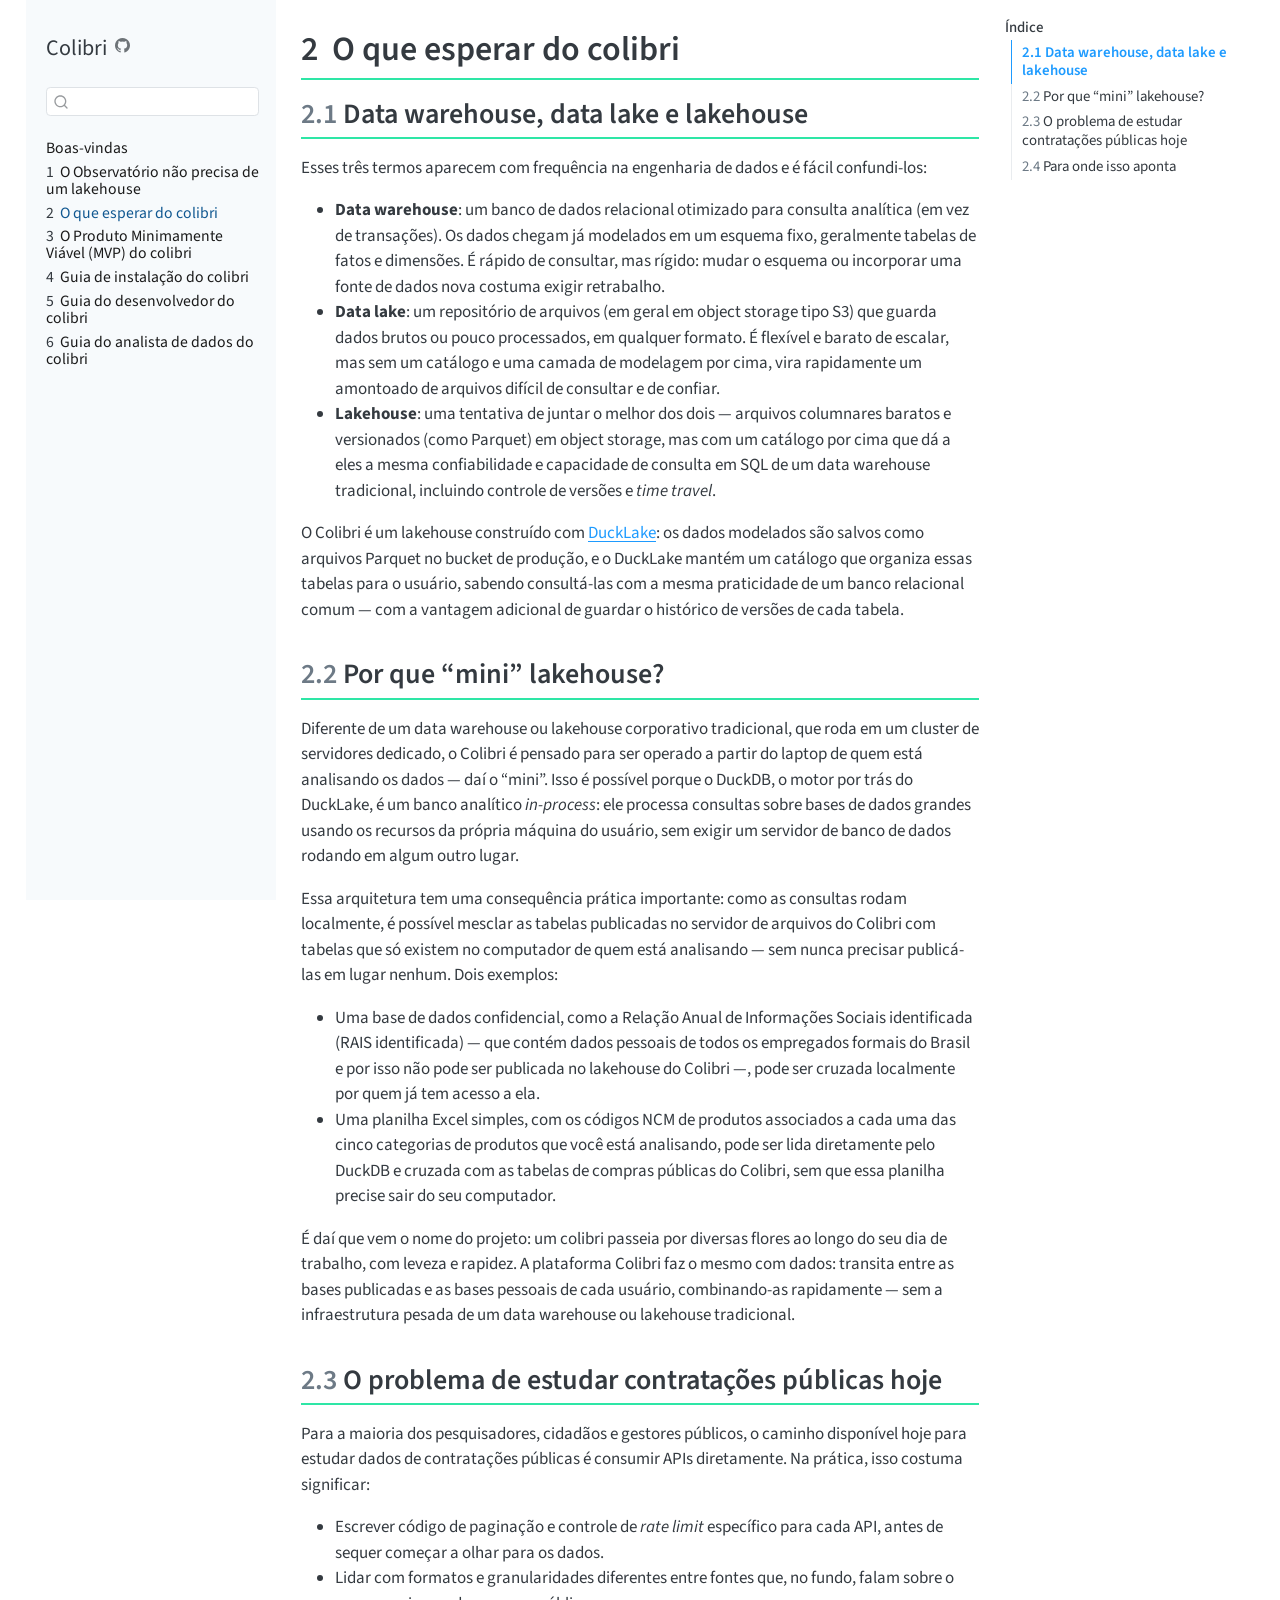
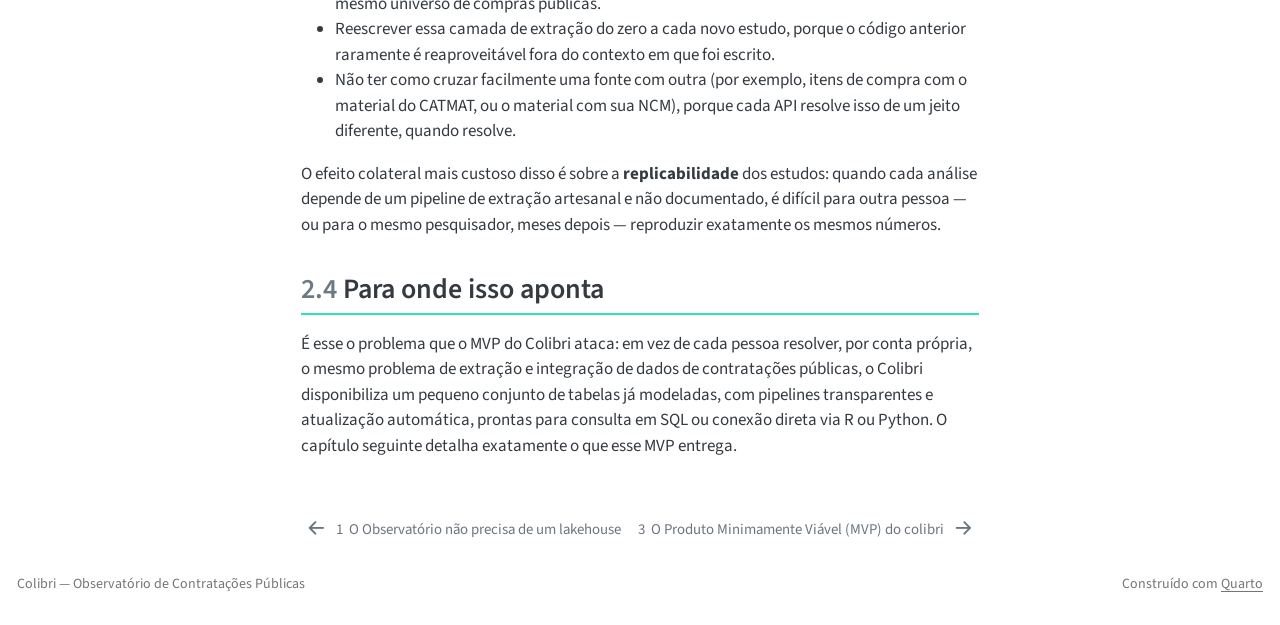
<file: 02-o-que-esperar-do-colibri.html>
<!DOCTYPE html>
<html xmlns="http://www.w3.org/1999/xhtml" lang="pt-BR" xml:lang="pt-BR"><head>

<meta charset="utf-8">
<meta name="generator" content="quarto-1.8.27">

<meta name="viewport" content="width=device-width, initial-scale=1.0, user-scalable=yes">


<title>2&nbsp; O que esperar do colibri – Colibri</title>
<style>
code{white-space: pre-wrap;}
span.smallcaps{font-variant: small-caps;}
div.columns{display: flex; gap: min(4vw, 1.5em);}
div.column{flex: auto; overflow-x: auto;}
div.hanging-indent{margin-left: 1.5em; text-indent: -1.5em;}
ul.task-list{list-style: none;}
ul.task-list li input[type="checkbox"] {
  width: 0.8em;
  margin: 0 0.8em 0.2em -1em; /* quarto-specific, see https://github.com/quarto-dev/quarto-cli/issues/4556 */ 
  vertical-align: middle;
}
</style>


<script src="site_libs/quarto-nav/quarto-nav.js"></script>
<script src="site_libs/quarto-nav/headroom.min.js"></script>
<script src="site_libs/clipboard/clipboard.min.js"></script>
<script src="site_libs/quarto-search/autocomplete.umd.js"></script>
<script src="site_libs/quarto-search/fuse.min.js"></script>
<script src="site_libs/quarto-search/quarto-search.js"></script>
<meta name="quarto:offset" content="./">
<link href="./03-mvp-colibri.html" rel="next">
<link href="./01-observatorio-nao-precisa-lakehouse.html" rel="prev">
<script src="site_libs/quarto-html/quarto.js" type="module"></script>
<script src="site_libs/quarto-html/tabsets/tabsets.js" type="module"></script>
<script src="site_libs/quarto-html/axe/axe-check.js" type="module"></script>
<script src="site_libs/quarto-html/popper.min.js"></script>
<script src="site_libs/quarto-html/tippy.umd.min.js"></script>
<script src="site_libs/quarto-html/anchor.min.js"></script>
<link href="site_libs/quarto-html/tippy.css" rel="stylesheet">
<link href="site_libs/quarto-html/quarto-syntax-highlighting-ed96de9b727972fe78a7b5d16c58bf87.css" rel="stylesheet" id="quarto-text-highlighting-styles">
<script src="site_libs/bootstrap/bootstrap.min.js"></script>
<link href="site_libs/bootstrap/bootstrap-icons.css" rel="stylesheet">
<link href="site_libs/bootstrap/bootstrap-a21d5c2b6b58b49fd86187613cedbfdf.min.css" rel="stylesheet" append-hash="true" id="quarto-bootstrap" data-mode="light">
<script id="quarto-search-options" type="application/json">{
  "location": "sidebar",
  "copy-button": false,
  "collapse-after": 3,
  "panel-placement": "start",
  "type": "textbox",
  "limit": 50,
  "keyboard-shortcut": [
    "f",
    "/",
    "s"
  ],
  "show-item-context": false,
  "language": {
    "search-no-results-text": "Nenhum resultado",
    "search-matching-documents-text": "documentos correspondentes",
    "search-copy-link-title": "Copiar link para a busca",
    "search-hide-matches-text": "Esconder correspondências adicionais",
    "search-more-match-text": "mais correspondência neste documento",
    "search-more-matches-text": "mais correspondências neste documento",
    "search-clear-button-title": "Limpar",
    "search-text-placeholder": "",
    "search-detached-cancel-button-title": "Cancelar",
    "search-submit-button-title": "Enviar",
    "search-label": "Procurar"
  }
}</script>
<style>html{ scroll-behavior: smooth; }</style>


</head>

<body class="nav-sidebar floating quarto-light">

<div id="quarto-search-results"></div>
  <header id="quarto-header" class="headroom fixed-top">
  <nav class="quarto-secondary-nav">
    <div class="container-fluid d-flex">
      <button type="button" class="quarto-btn-toggle btn" data-bs-toggle="collapse" role="button" data-bs-target=".quarto-sidebar-collapse-item" aria-controls="quarto-sidebar" aria-expanded="false" aria-label="Alternar barra lateral" onclick="if (window.quartoToggleHeadroom) { window.quartoToggleHeadroom(); }">
        <i class="bi bi-layout-text-sidebar-reverse"></i>
      </button>
        <nav class="quarto-page-breadcrumbs" aria-label="breadcrumb"><ol class="breadcrumb"><li class="breadcrumb-item"><a href="./02-o-que-esperar-do-colibri.html"><span class="chapter-number">2</span>&nbsp; <span class="chapter-title">O que esperar do colibri</span></a></li></ol></nav>
        <a class="flex-grow-1" role="navigation" data-bs-toggle="collapse" data-bs-target=".quarto-sidebar-collapse-item" aria-controls="quarto-sidebar" aria-expanded="false" aria-label="Alternar barra lateral" onclick="if (window.quartoToggleHeadroom) { window.quartoToggleHeadroom(); }">      
        </a>
      <button type="button" class="btn quarto-search-button" aria-label="Procurar" onclick="window.quartoOpenSearch();">
        <i class="bi bi-search"></i>
      </button>
    </div>
  </nav>
</header>
<!-- content -->
<div id="quarto-content" class="quarto-container page-columns page-rows-contents page-layout-article">
<!-- sidebar -->
  <nav id="quarto-sidebar" class="sidebar collapse collapse-horizontal quarto-sidebar-collapse-item sidebar-navigation floating overflow-auto">
    <div class="pt-lg-2 mt-2 text-left sidebar-header">
    <div class="sidebar-title mb-0 py-0">
      <a href="./">Colibri</a> 
        <div class="sidebar-tools-main">
    <a href="https://github.com/gestaogovbr/colibri" title="Código fonte" class="quarto-navigation-tool px-1" aria-label="Código fonte"><i class="bi bi-github"></i></a>
</div>
    </div>
      </div>
        <div class="mt-2 flex-shrink-0 align-items-center">
        <div class="sidebar-search">
        <div id="quarto-search" class="" title="Procurar"></div>
        </div>
        </div>
    <div class="sidebar-menu-container"> 
    <ul class="list-unstyled mt-1">
        <li class="sidebar-item">
  <div class="sidebar-item-container"> 
  <a href="./index.html" class="sidebar-item-text sidebar-link">
 <span class="menu-text">Boas-vindas</span></a>
  </div>
</li>
        <li class="sidebar-item">
  <div class="sidebar-item-container"> 
  <a href="./01-observatorio-nao-precisa-lakehouse.html" class="sidebar-item-text sidebar-link">
 <span class="menu-text"><span class="chapter-number">1</span>&nbsp; <span class="chapter-title">O Observatório não precisa de um lakehouse</span></span></a>
  </div>
</li>
        <li class="sidebar-item">
  <div class="sidebar-item-container"> 
  <a href="./02-o-que-esperar-do-colibri.html" class="sidebar-item-text sidebar-link active">
 <span class="menu-text"><span class="chapter-number">2</span>&nbsp; <span class="chapter-title">O que esperar do colibri</span></span></a>
  </div>
</li>
        <li class="sidebar-item">
  <div class="sidebar-item-container"> 
  <a href="./03-mvp-colibri.html" class="sidebar-item-text sidebar-link">
 <span class="menu-text"><span class="chapter-number">3</span>&nbsp; <span class="chapter-title">O Produto Minimamente Viável (MVP) do colibri</span></span></a>
  </div>
</li>
        <li class="sidebar-item">
  <div class="sidebar-item-container"> 
  <a href="./04-guia-instalacao.html" class="sidebar-item-text sidebar-link">
 <span class="menu-text"><span class="chapter-number">4</span>&nbsp; <span class="chapter-title">Guia de instalação do colibri</span></span></a>
  </div>
</li>
        <li class="sidebar-item">
  <div class="sidebar-item-container"> 
  <a href="./05-guia-desenvolvedor.html" class="sidebar-item-text sidebar-link">
 <span class="menu-text"><span class="chapter-number">5</span>&nbsp; <span class="chapter-title">Guia do desenvolvedor do colibri</span></span></a>
  </div>
</li>
        <li class="sidebar-item">
  <div class="sidebar-item-container"> 
  <a href="./06-guia-analista.html" class="sidebar-item-text sidebar-link">
 <span class="menu-text"><span class="chapter-number">6</span>&nbsp; <span class="chapter-title">Guia do analista de dados do colibri</span></span></a>
  </div>
</li>
    </ul>
    </div>
</nav>
<div id="quarto-sidebar-glass" class="quarto-sidebar-collapse-item" data-bs-toggle="collapse" data-bs-target=".quarto-sidebar-collapse-item"></div>
<!-- margin-sidebar -->
    <div id="quarto-margin-sidebar" class="sidebar margin-sidebar">
        <nav id="TOC" role="doc-toc" class="toc-active">
    <h2 id="toc-title">Índice</h2>
   
  <ul>
  <li><a href="#data-warehouse-data-lake-e-lakehouse" id="toc-data-warehouse-data-lake-e-lakehouse" class="nav-link active" data-scroll-target="#data-warehouse-data-lake-e-lakehouse"><span class="header-section-number">2.1</span> Data warehouse, data lake e lakehouse</a></li>
  <li><a href="#por-que-mini-lakehouse" id="toc-por-que-mini-lakehouse" class="nav-link" data-scroll-target="#por-que-mini-lakehouse"><span class="header-section-number">2.2</span> Por que “mini” lakehouse?</a></li>
  <li><a href="#o-problema-de-estudar-contratações-públicas-hoje" id="toc-o-problema-de-estudar-contratações-públicas-hoje" class="nav-link" data-scroll-target="#o-problema-de-estudar-contratações-públicas-hoje"><span class="header-section-number">2.3</span> O problema de estudar contratações públicas hoje</a></li>
  <li><a href="#para-onde-isso-aponta" id="toc-para-onde-isso-aponta" class="nav-link" data-scroll-target="#para-onde-isso-aponta"><span class="header-section-number">2.4</span> Para onde isso aponta</a></li>
  </ul>
</nav>
    </div>
<!-- main -->
<main class="content" id="quarto-document-content">

<header id="title-block-header" class="quarto-title-block default">
<div class="quarto-title">
<h1 class="title"><span class="chapter-number">2</span>&nbsp; <span class="chapter-title">O que esperar do colibri</span></h1>
</div>



<div class="quarto-title-meta">

    
  
    
  </div>
  


</header>


<section id="data-warehouse-data-lake-e-lakehouse" class="level2" data-number="2.1">
<h2 data-number="2.1" class="anchored" data-anchor-id="data-warehouse-data-lake-e-lakehouse"><span class="header-section-number">2.1</span> Data warehouse, data lake e lakehouse</h2>
<p>Esses três termos aparecem com frequência na engenharia de dados e é fácil confundi-los:</p>
<ul>
<li><strong>Data warehouse</strong>: um banco de dados relacional otimizado para consulta analítica (em vez de transações). Os dados chegam já modelados em um esquema fixo, geralmente tabelas de fatos e dimensões. É rápido de consultar, mas rígido: mudar o esquema ou incorporar uma fonte de dados nova costuma exigir retrabalho.</li>
<li><strong>Data lake</strong>: um repositório de arquivos (em geral em object storage tipo S3) que guarda dados brutos ou pouco processados, em qualquer formato. É flexível e barato de escalar, mas sem um catálogo e uma camada de modelagem por cima, vira rapidamente um amontoado de arquivos difícil de consultar e de confiar.</li>
<li><strong>Lakehouse</strong>: uma tentativa de juntar o melhor dos dois — arquivos columnares baratos e versionados (como Parquet) em object storage, mas com um catálogo por cima que dá a eles a mesma confiabilidade e capacidade de consulta em SQL de um data warehouse tradicional, incluindo controle de versões e <em>time travel</em>.</li>
</ul>
<p>O Colibri é um lakehouse construído com <a href="https://ducklake.select/">DuckLake</a>: os dados modelados são salvos como arquivos Parquet no bucket de produção, e o DuckLake mantém um catálogo que organiza essas tabelas para o usuário, sabendo consultá-las com a mesma praticidade de um banco relacional comum — com a vantagem adicional de guardar o histórico de versões de cada tabela.</p>
</section>
<section id="por-que-mini-lakehouse" class="level2" data-number="2.2">
<h2 data-number="2.2" class="anchored" data-anchor-id="por-que-mini-lakehouse"><span class="header-section-number">2.2</span> Por que “mini” lakehouse?</h2>
<p>Diferente de um data warehouse ou lakehouse corporativo tradicional, que roda em um cluster de servidores dedicado, o Colibri é pensado para ser operado a partir do laptop de quem está analisando os dados — daí o “mini”. Isso é possível porque o DuckDB, o motor por trás do DuckLake, é um banco analítico <em>in-process</em>: ele processa consultas sobre bases de dados grandes usando os recursos da própria máquina do usuário, sem exigir um servidor de banco de dados rodando em algum outro lugar.</p>
<p>Essa arquitetura tem uma consequência prática importante: como as consultas rodam localmente, é possível mesclar as tabelas publicadas no servidor de arquivos do Colibri com tabelas que só existem no computador de quem está analisando — sem nunca precisar publicá-las em lugar nenhum. Dois exemplos:</p>
<ul>
<li>Uma base de dados confidencial, como a Relação Anual de Informações Sociais identificada (RAIS identificada) — que contém dados pessoais de todos os empregados formais do Brasil e por isso não pode ser publicada no lakehouse do Colibri —, pode ser cruzada localmente por quem já tem acesso a ela.</li>
<li>Uma planilha Excel simples, com os códigos NCM de produtos associados a cada uma das cinco categorias de produtos que você está analisando, pode ser lida diretamente pelo DuckDB e cruzada com as tabelas de compras públicas do Colibri, sem que essa planilha precise sair do seu computador.</li>
</ul>
<p>É daí que vem o nome do projeto: um colibri passeia por diversas flores ao longo do seu dia de trabalho, com leveza e rapidez. A plataforma Colibri faz o mesmo com dados: transita entre as bases publicadas e as bases pessoais de cada usuário, combinando-as rapidamente — sem a infraestrutura pesada de um data warehouse ou lakehouse tradicional.</p>
</section>
<section id="o-problema-de-estudar-contratações-públicas-hoje" class="level2" data-number="2.3">
<h2 data-number="2.3" class="anchored" data-anchor-id="o-problema-de-estudar-contratações-públicas-hoje"><span class="header-section-number">2.3</span> O problema de estudar contratações públicas hoje</h2>
<p>Para a maioria dos pesquisadores, cidadãos e gestores públicos, o caminho disponível hoje para estudar dados de contratações públicas é consumir APIs diretamente. Na prática, isso costuma significar:</p>
<ul>
<li>Escrever código de paginação e controle de <em>rate limit</em> específico para cada API, antes de sequer começar a olhar para os dados.</li>
<li>Lidar com formatos e granularidades diferentes entre fontes que, no fundo, falam sobre o mesmo universo de compras públicas.</li>
<li>Reescrever essa camada de extração do zero a cada novo estudo, porque o código anterior raramente é reaproveitável fora do contexto em que foi escrito.</li>
<li>Não ter como cruzar facilmente uma fonte com outra (por exemplo, itens de compra com o material do CATMAT, ou o material com sua NCM), porque cada API resolve isso de um jeito diferente, quando resolve.</li>
</ul>
<p>O efeito colateral mais custoso disso é sobre a <strong>replicabilidade</strong> dos estudos: quando cada análise depende de um pipeline de extração artesanal e não documentado, é difícil para outra pessoa — ou para o mesmo pesquisador, meses depois — reproduzir exatamente os mesmos números.</p>
</section>
<section id="para-onde-isso-aponta" class="level2" data-number="2.4">
<h2 data-number="2.4" class="anchored" data-anchor-id="para-onde-isso-aponta"><span class="header-section-number">2.4</span> Para onde isso aponta</h2>
<p>É esse o problema que o MVP do Colibri ataca: em vez de cada pessoa resolver, por conta própria, o mesmo problema de extração e integração de dados de contratações públicas, o Colibri disponibiliza um pequeno conjunto de tabelas já modeladas, com pipelines transparentes e atualização automática, prontas para consulta em SQL ou conexão direta via R ou Python. O capítulo seguinte detalha exatamente o que esse MVP entrega.</p>


</section>

</main> <!-- /main -->
<script id="quarto-html-after-body" type="application/javascript">
  window.document.addEventListener("DOMContentLoaded", function (event) {
    const icon = "";
    const anchorJS = new window.AnchorJS();
    anchorJS.options = {
      placement: 'right',
      icon: icon
    };
    anchorJS.add('.anchored');
    const isCodeAnnotation = (el) => {
      for (const clz of el.classList) {
        if (clz.startsWith('code-annotation-')) {                     
          return true;
        }
      }
      return false;
    }
    const onCopySuccess = function(e) {
      // button target
      const button = e.trigger;
      // don't keep focus
      button.blur();
      // flash "checked"
      button.classList.add('code-copy-button-checked');
      var currentTitle = button.getAttribute("title");
      button.setAttribute("title", "Copiada");
      let tooltip;
      if (window.bootstrap) {
        button.setAttribute("data-bs-toggle", "tooltip");
        button.setAttribute("data-bs-placement", "left");
        button.setAttribute("data-bs-title", "Copiada");
        tooltip = new bootstrap.Tooltip(button, 
          { trigger: "manual", 
            customClass: "code-copy-button-tooltip",
            offset: [0, -8]});
        tooltip.show();    
      }
      setTimeout(function() {
        if (tooltip) {
          tooltip.hide();
          button.removeAttribute("data-bs-title");
          button.removeAttribute("data-bs-toggle");
          button.removeAttribute("data-bs-placement");
        }
        button.setAttribute("title", currentTitle);
        button.classList.remove('code-copy-button-checked');
      }, 1000);
      // clear code selection
      e.clearSelection();
    }
    const getTextToCopy = function(trigger) {
      const outerScaffold = trigger.parentElement.cloneNode(true);
      const codeEl = outerScaffold.querySelector('code');
      for (const childEl of codeEl.children) {
        if (isCodeAnnotation(childEl)) {
          childEl.remove();
        }
      }
      return codeEl.innerText;
    }
    const clipboard = new window.ClipboardJS('.code-copy-button:not([data-in-quarto-modal])', {
      text: getTextToCopy
    });
    clipboard.on('success', onCopySuccess);
    if (window.document.getElementById('quarto-embedded-source-code-modal')) {
      const clipboardModal = new window.ClipboardJS('.code-copy-button[data-in-quarto-modal]', {
        text: getTextToCopy,
        container: window.document.getElementById('quarto-embedded-source-code-modal')
      });
      clipboardModal.on('success', onCopySuccess);
    }
      var localhostRegex = new RegExp(/^(?:http|https):\/\/localhost\:?[0-9]*\//);
      var mailtoRegex = new RegExp(/^mailto:/);
        var filterRegex = new RegExp('/' + window.location.host + '/');
      var isInternal = (href) => {
          return filterRegex.test(href) || localhostRegex.test(href) || mailtoRegex.test(href);
      }
      // Inspect non-navigation links and adorn them if external
     var links = window.document.querySelectorAll('a[href]:not(.nav-link):not(.navbar-brand):not(.toc-action):not(.sidebar-link):not(.sidebar-item-toggle):not(.pagination-link):not(.no-external):not([aria-hidden]):not(.dropdown-item):not(.quarto-navigation-tool):not(.about-link)');
      for (var i=0; i<links.length; i++) {
        const link = links[i];
        if (!isInternal(link.href)) {
          // undo the damage that might have been done by quarto-nav.js in the case of
          // links that we want to consider external
          if (link.dataset.originalHref !== undefined) {
            link.href = link.dataset.originalHref;
          }
        }
      }
    function tippyHover(el, contentFn, onTriggerFn, onUntriggerFn) {
      const config = {
        allowHTML: true,
        maxWidth: 500,
        delay: 100,
        arrow: false,
        appendTo: function(el) {
            return el.parentElement;
        },
        interactive: true,
        interactiveBorder: 10,
        theme: 'quarto',
        placement: 'bottom-start',
      };
      if (contentFn) {
        config.content = contentFn;
      }
      if (onTriggerFn) {
        config.onTrigger = onTriggerFn;
      }
      if (onUntriggerFn) {
        config.onUntrigger = onUntriggerFn;
      }
      window.tippy(el, config); 
    }
    const noterefs = window.document.querySelectorAll('a[role="doc-noteref"]');
    for (var i=0; i<noterefs.length; i++) {
      const ref = noterefs[i];
      tippyHover(ref, function() {
        // use id or data attribute instead here
        let href = ref.getAttribute('data-footnote-href') || ref.getAttribute('href');
        try { href = new URL(href).hash; } catch {}
        const id = href.replace(/^#\/?/, "");
        const note = window.document.getElementById(id);
        if (note) {
          return note.innerHTML;
        } else {
          return "";
        }
      });
    }
    const xrefs = window.document.querySelectorAll('a.quarto-xref');
    const processXRef = (id, note) => {
      // Strip column container classes
      const stripColumnClz = (el) => {
        el.classList.remove("page-full", "page-columns");
        if (el.children) {
          for (const child of el.children) {
            stripColumnClz(child);
          }
        }
      }
      stripColumnClz(note)
      if (id === null || id.startsWith('sec-')) {
        // Special case sections, only their first couple elements
        const container = document.createElement("div");
        if (note.children && note.children.length > 2) {
          container.appendChild(note.children[0].cloneNode(true));
          for (let i = 1; i < note.children.length; i++) {
            const child = note.children[i];
            if (child.tagName === "P" && child.innerText === "") {
              continue;
            } else {
              container.appendChild(child.cloneNode(true));
              break;
            }
          }
          if (window.Quarto?.typesetMath) {
            window.Quarto.typesetMath(container);
          }
          return container.innerHTML
        } else {
          if (window.Quarto?.typesetMath) {
            window.Quarto.typesetMath(note);
          }
          return note.innerHTML;
        }
      } else {
        // Remove any anchor links if they are present
        const anchorLink = note.querySelector('a.anchorjs-link');
        if (anchorLink) {
          anchorLink.remove();
        }
        if (window.Quarto?.typesetMath) {
          window.Quarto.typesetMath(note);
        }
        if (note.classList.contains("callout")) {
          return note.outerHTML;
        } else {
          return note.innerHTML;
        }
      }
    }
    for (var i=0; i<xrefs.length; i++) {
      const xref = xrefs[i];
      tippyHover(xref, undefined, function(instance) {
        instance.disable();
        let url = xref.getAttribute('href');
        let hash = undefined; 
        if (url.startsWith('#')) {
          hash = url;
        } else {
          try { hash = new URL(url).hash; } catch {}
        }
        if (hash) {
          const id = hash.replace(/^#\/?/, "");
          const note = window.document.getElementById(id);
          if (note !== null) {
            try {
              const html = processXRef(id, note.cloneNode(true));
              instance.setContent(html);
            } finally {
              instance.enable();
              instance.show();
            }
          } else {
            // See if we can fetch this
            fetch(url.split('#')[0])
            .then(res => res.text())
            .then(html => {
              const parser = new DOMParser();
              const htmlDoc = parser.parseFromString(html, "text/html");
              const note = htmlDoc.getElementById(id);
              if (note !== null) {
                const html = processXRef(id, note);
                instance.setContent(html);
              } 
            }).finally(() => {
              instance.enable();
              instance.show();
            });
          }
        } else {
          // See if we can fetch a full url (with no hash to target)
          // This is a special case and we should probably do some content thinning / targeting
          fetch(url)
          .then(res => res.text())
          .then(html => {
            const parser = new DOMParser();
            const htmlDoc = parser.parseFromString(html, "text/html");
            const note = htmlDoc.querySelector('main.content');
            if (note !== null) {
              // This should only happen for chapter cross references
              // (since there is no id in the URL)
              // remove the first header
              if (note.children.length > 0 && note.children[0].tagName === "HEADER") {
                note.children[0].remove();
              }
              const html = processXRef(null, note);
              instance.setContent(html);
            } 
          }).finally(() => {
            instance.enable();
            instance.show();
          });
        }
      }, function(instance) {
      });
    }
        let selectedAnnoteEl;
        const selectorForAnnotation = ( cell, annotation) => {
          let cellAttr = 'data-code-cell="' + cell + '"';
          let lineAttr = 'data-code-annotation="' +  annotation + '"';
          const selector = 'span[' + cellAttr + '][' + lineAttr + ']';
          return selector;
        }
        const selectCodeLines = (annoteEl) => {
          const doc = window.document;
          const targetCell = annoteEl.getAttribute("data-target-cell");
          const targetAnnotation = annoteEl.getAttribute("data-target-annotation");
          const annoteSpan = window.document.querySelector(selectorForAnnotation(targetCell, targetAnnotation));
          const lines = annoteSpan.getAttribute("data-code-lines").split(",");
          const lineIds = lines.map((line) => {
            return targetCell + "-" + line;
          })
          let top = null;
          let height = null;
          let parent = null;
          if (lineIds.length > 0) {
              //compute the position of the single el (top and bottom and make a div)
              const el = window.document.getElementById(lineIds[0]);
              top = el.offsetTop;
              height = el.offsetHeight;
              parent = el.parentElement.parentElement;
            if (lineIds.length > 1) {
              const lastEl = window.document.getElementById(lineIds[lineIds.length - 1]);
              const bottom = lastEl.offsetTop + lastEl.offsetHeight;
              height = bottom - top;
            }
            if (top !== null && height !== null && parent !== null) {
              // cook up a div (if necessary) and position it 
              let div = window.document.getElementById("code-annotation-line-highlight");
              if (div === null) {
                div = window.document.createElement("div");
                div.setAttribute("id", "code-annotation-line-highlight");
                div.style.position = 'absolute';
                parent.appendChild(div);
              }
              div.style.top = top - 2 + "px";
              div.style.height = height + 4 + "px";
              div.style.left = 0;
              let gutterDiv = window.document.getElementById("code-annotation-line-highlight-gutter");
              if (gutterDiv === null) {
                gutterDiv = window.document.createElement("div");
                gutterDiv.setAttribute("id", "code-annotation-line-highlight-gutter");
                gutterDiv.style.position = 'absolute';
                const codeCell = window.document.getElementById(targetCell);
                const gutter = codeCell.querySelector('.code-annotation-gutter');
                gutter.appendChild(gutterDiv);
              }
              gutterDiv.style.top = top - 2 + "px";
              gutterDiv.style.height = height + 4 + "px";
            }
            selectedAnnoteEl = annoteEl;
          }
        };
        const unselectCodeLines = () => {
          const elementsIds = ["code-annotation-line-highlight", "code-annotation-line-highlight-gutter"];
          elementsIds.forEach((elId) => {
            const div = window.document.getElementById(elId);
            if (div) {
              div.remove();
            }
          });
          selectedAnnoteEl = undefined;
        };
          // Handle positioning of the toggle
      window.addEventListener(
        "resize",
        throttle(() => {
          elRect = undefined;
          if (selectedAnnoteEl) {
            selectCodeLines(selectedAnnoteEl);
          }
        }, 10)
      );
      function throttle(fn, ms) {
      let throttle = false;
      let timer;
        return (...args) => {
          if(!throttle) { // first call gets through
              fn.apply(this, args);
              throttle = true;
          } else { // all the others get throttled
              if(timer) clearTimeout(timer); // cancel #2
              timer = setTimeout(() => {
                fn.apply(this, args);
                timer = throttle = false;
              }, ms);
          }
        };
      }
        // Attach click handler to the DT
        const annoteDls = window.document.querySelectorAll('dt[data-target-cell]');
        for (const annoteDlNode of annoteDls) {
          annoteDlNode.addEventListener('click', (event) => {
            const clickedEl = event.target;
            if (clickedEl !== selectedAnnoteEl) {
              unselectCodeLines();
              const activeEl = window.document.querySelector('dt[data-target-cell].code-annotation-active');
              if (activeEl) {
                activeEl.classList.remove('code-annotation-active');
              }
              selectCodeLines(clickedEl);
              clickedEl.classList.add('code-annotation-active');
            } else {
              // Unselect the line
              unselectCodeLines();
              clickedEl.classList.remove('code-annotation-active');
            }
          });
        }
    const findCites = (el) => {
      const parentEl = el.parentElement;
      if (parentEl) {
        const cites = parentEl.dataset.cites;
        if (cites) {
          return {
            el,
            cites: cites.split(' ')
          };
        } else {
          return findCites(el.parentElement)
        }
      } else {
        return undefined;
      }
    };
    var bibliorefs = window.document.querySelectorAll('a[role="doc-biblioref"]');
    for (var i=0; i<bibliorefs.length; i++) {
      const ref = bibliorefs[i];
      const citeInfo = findCites(ref);
      if (citeInfo) {
        tippyHover(citeInfo.el, function() {
          var popup = window.document.createElement('div');
          citeInfo.cites.forEach(function(cite) {
            var citeDiv = window.document.createElement('div');
            citeDiv.classList.add('hanging-indent');
            citeDiv.classList.add('csl-entry');
            var biblioDiv = window.document.getElementById('ref-' + cite);
            if (biblioDiv) {
              citeDiv.innerHTML = biblioDiv.innerHTML;
            }
            popup.appendChild(citeDiv);
          });
          return popup.innerHTML;
        });
      }
    }
  });
  </script>
<nav class="page-navigation">
  <div class="nav-page nav-page-previous">
      <a href="./01-observatorio-nao-precisa-lakehouse.html" class="pagination-link" aria-label="O Observatório não precisa de um lakehouse">
        <i class="bi bi-arrow-left-short"></i> <span class="nav-page-text"><span class="chapter-number">1</span>&nbsp; <span class="chapter-title">O Observatório não precisa de um lakehouse</span></span>
      </a>          
  </div>
  <div class="nav-page nav-page-next">
      <a href="./03-mvp-colibri.html" class="pagination-link" aria-label="O Produto Minimamente Viável (MVP) do colibri">
        <span class="nav-page-text"><span class="chapter-number">3</span>&nbsp; <span class="chapter-title">O Produto Minimamente Viável (MVP) do colibri</span></span> <i class="bi bi-arrow-right-short"></i>
      </a>
  </div>
</nav>
</div> <!-- /content -->
<footer class="footer">
  <div class="nav-footer">
    <div class="nav-footer-left">
<p>Colibri — Observatório de Contratações Públicas</p>
</div>   
    <div class="nav-footer-center">
      &nbsp;
    </div>
    <div class="nav-footer-right">
<p>Construído com <a href="https://quarto.org">Quarto</a></p>
</div>
  </div>
</footer>




<script src="site_libs/quarto-html/zenscroll-min.js"></script>
</body></html>
</file>
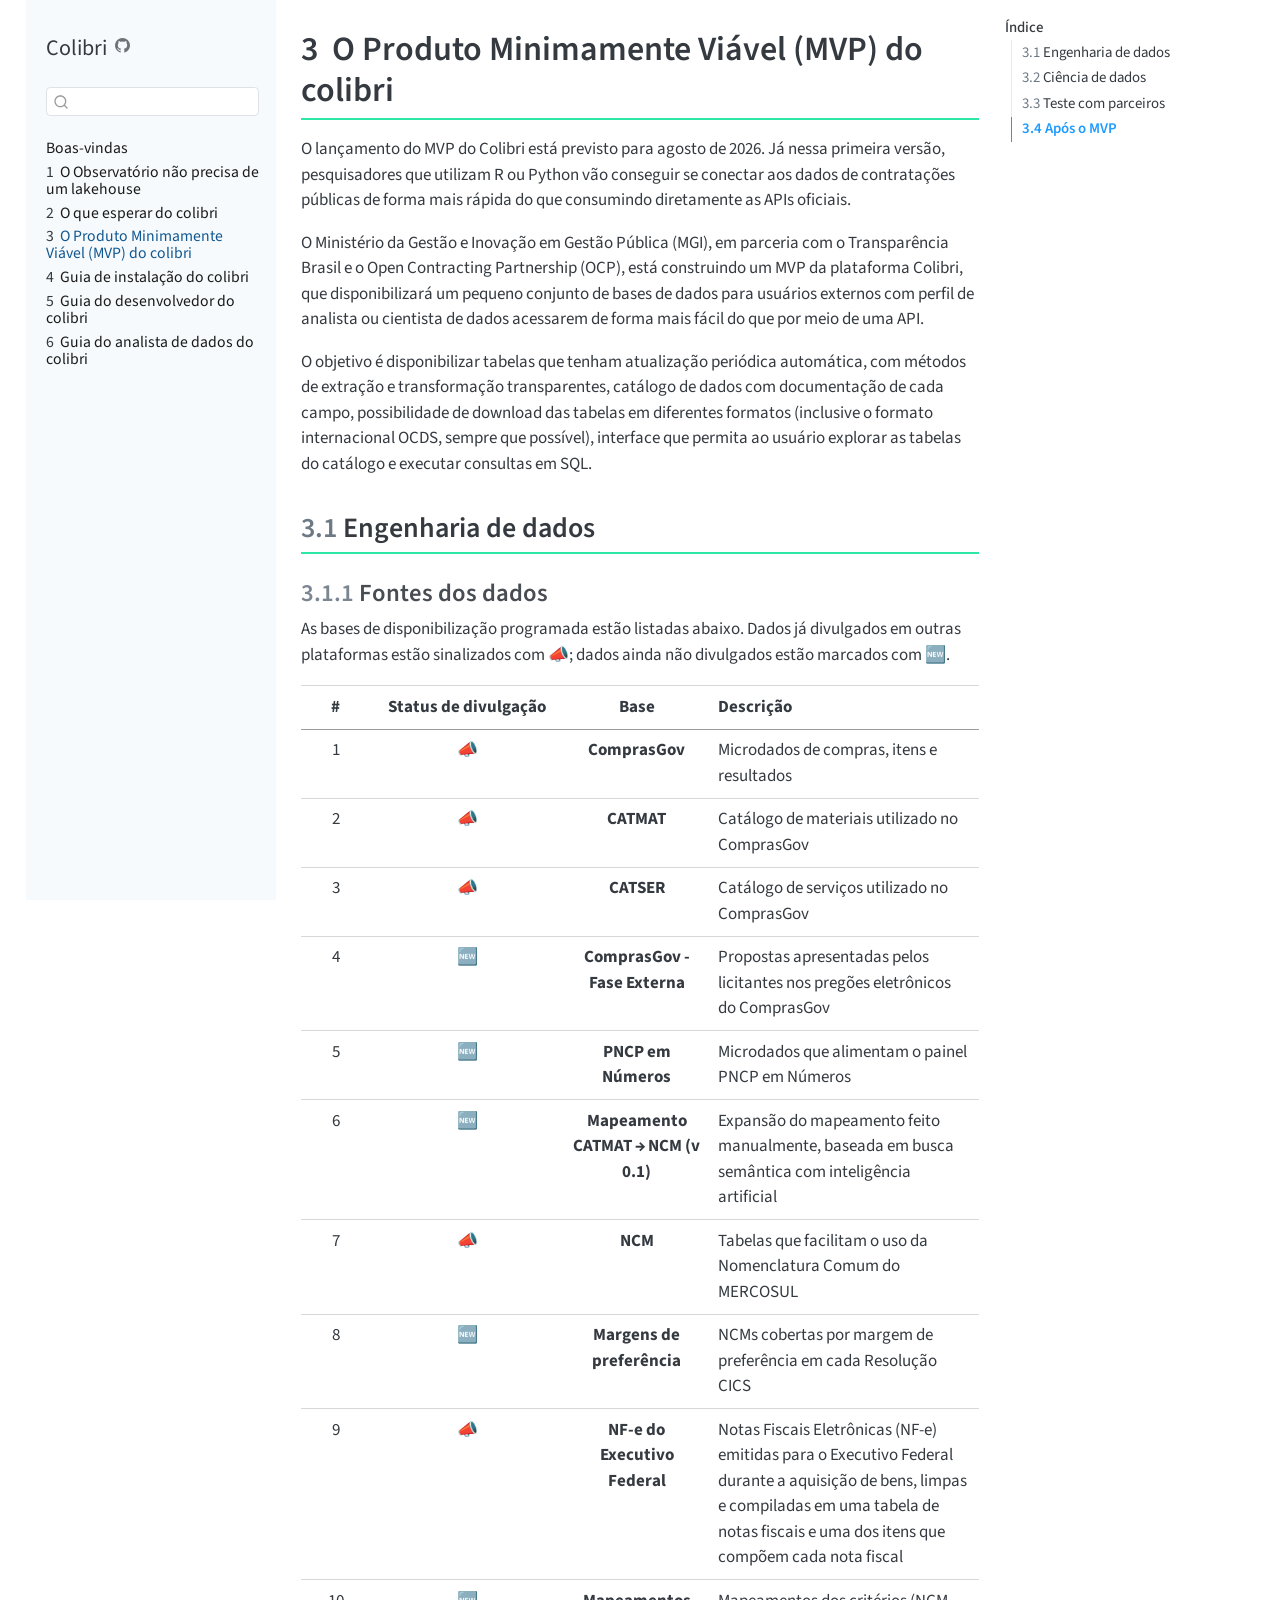
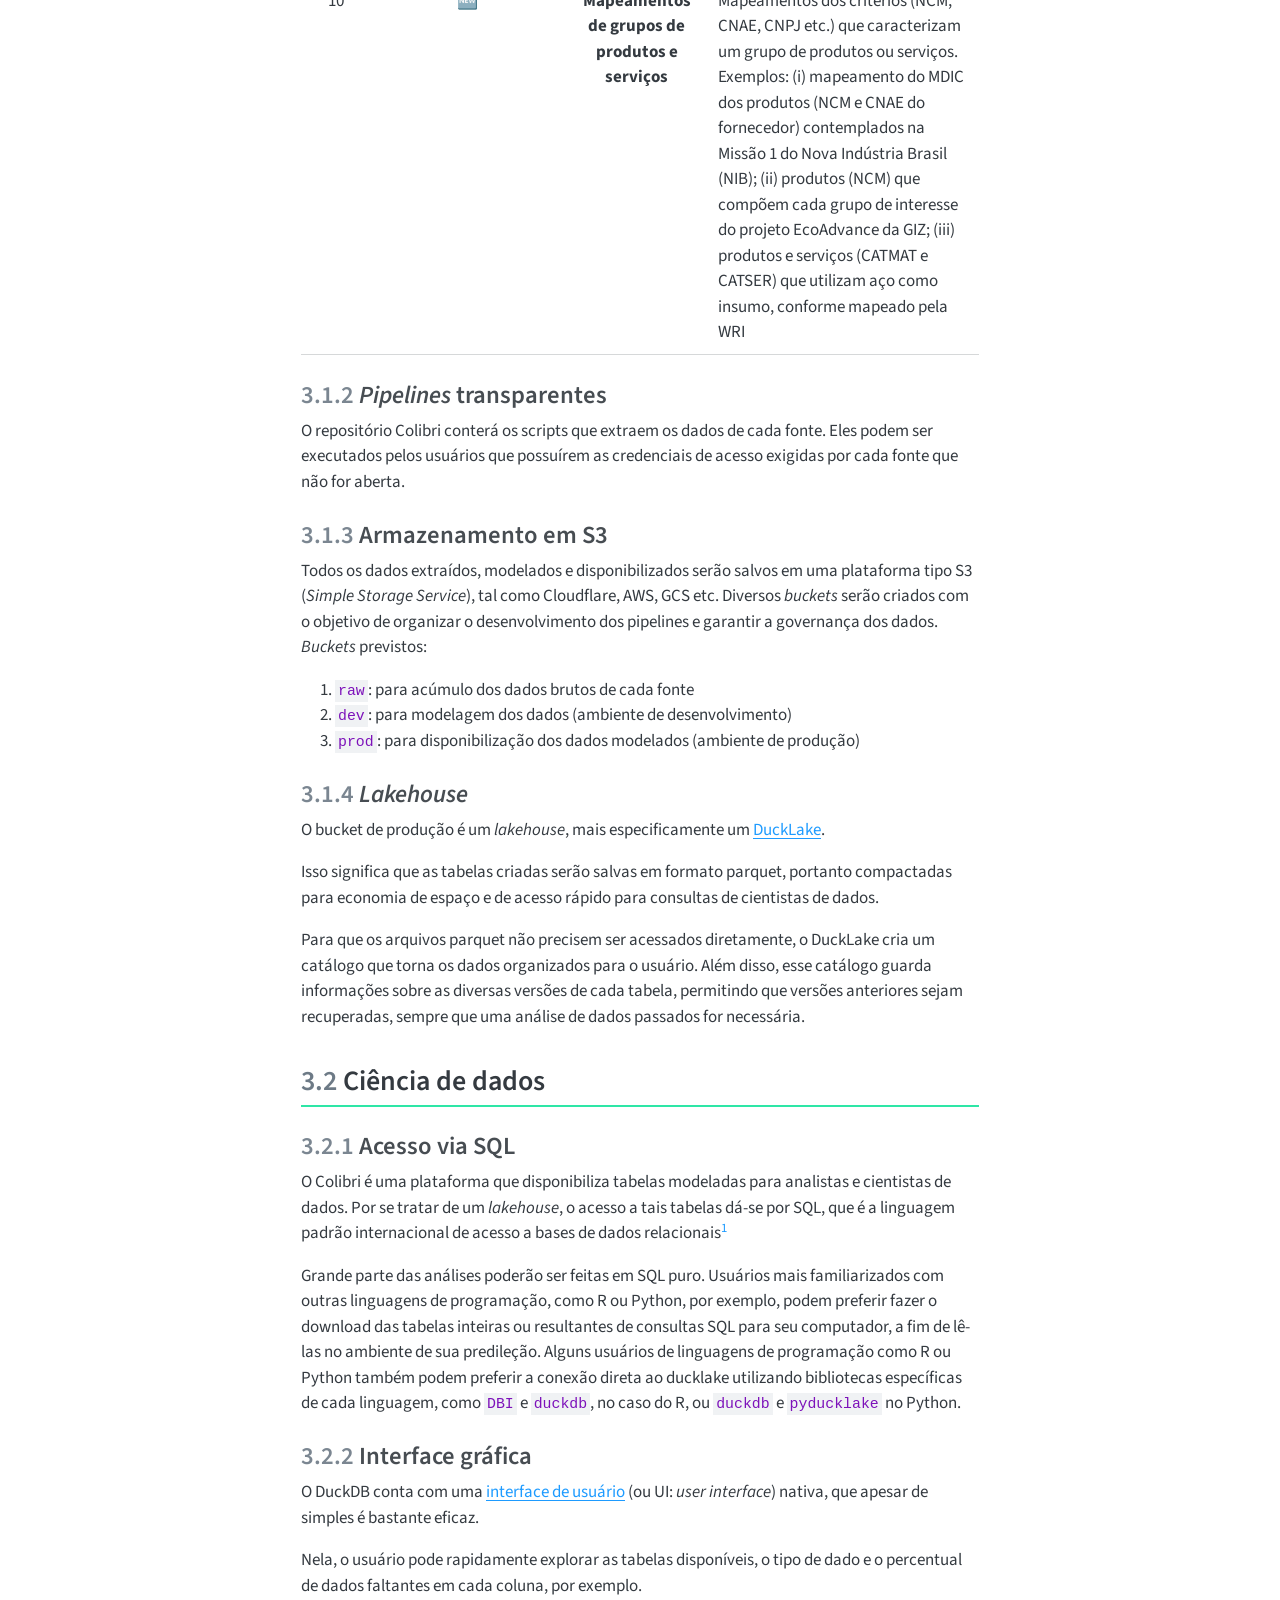
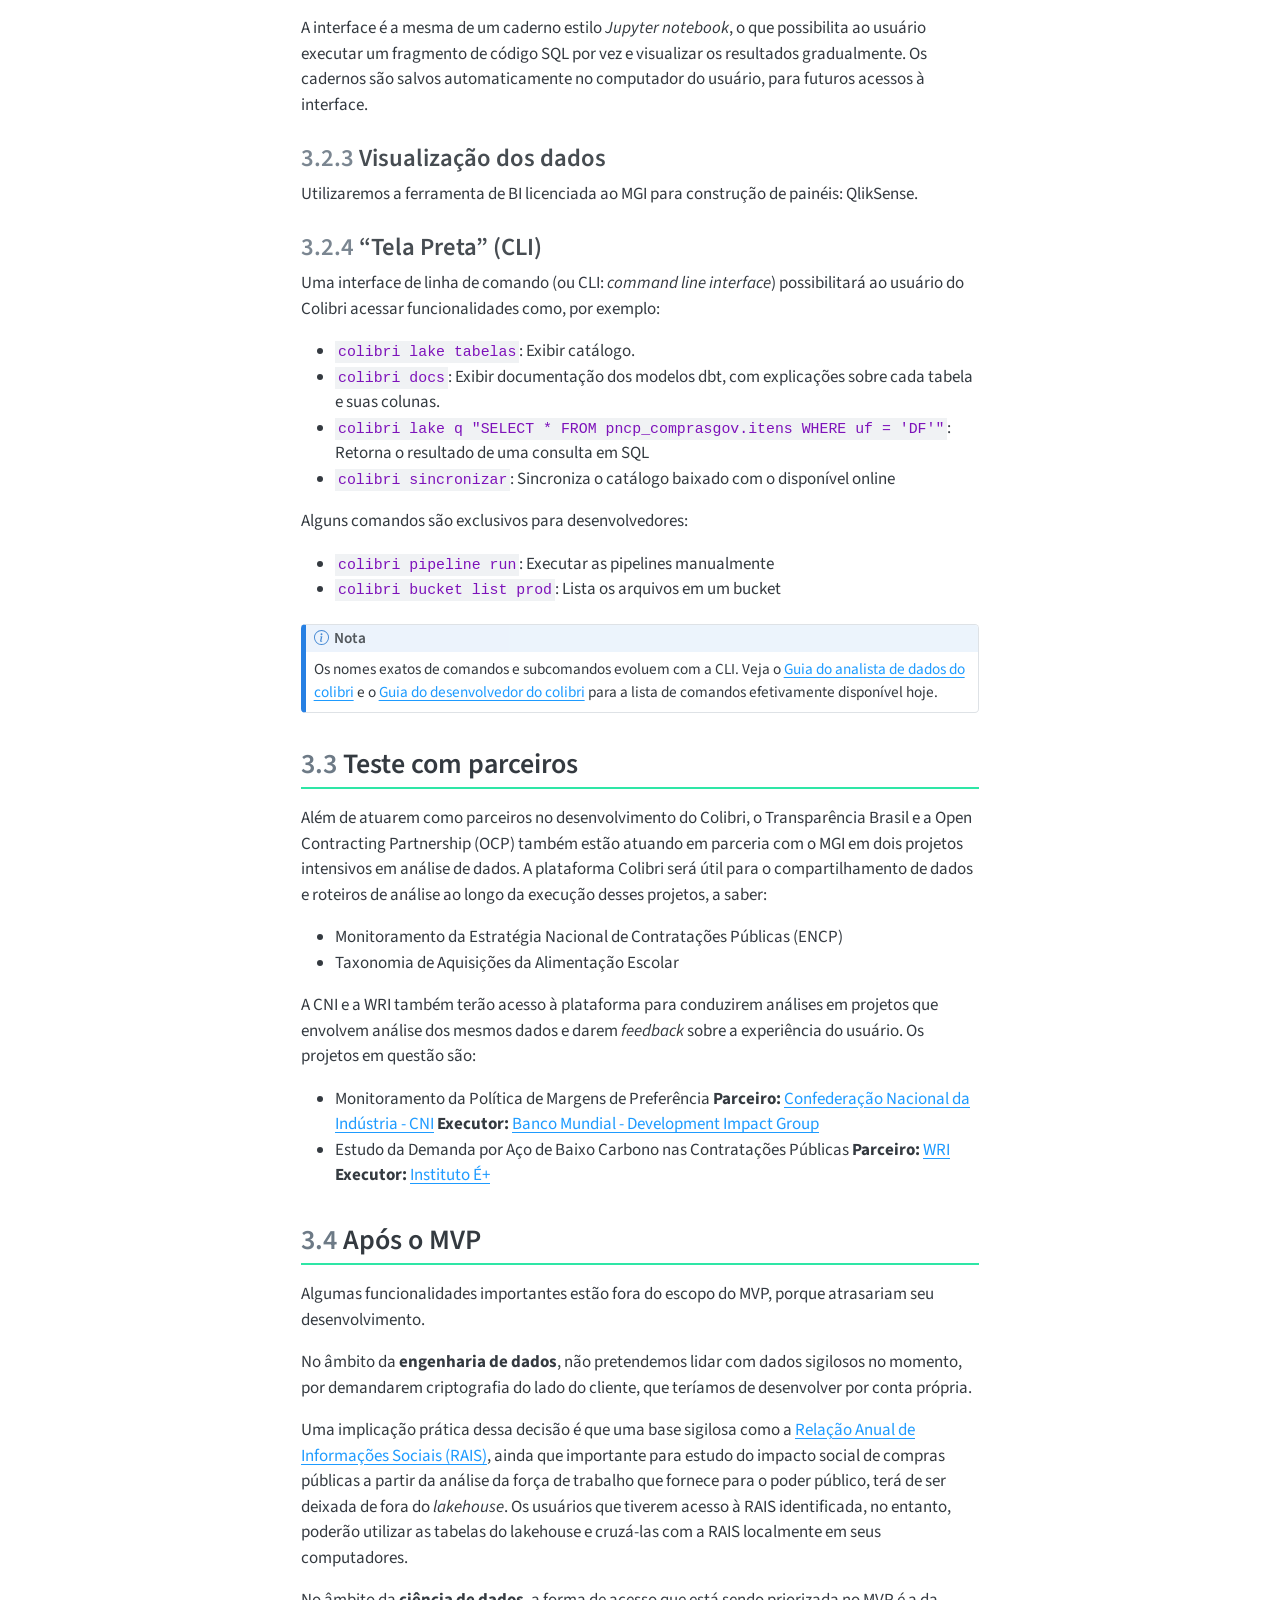
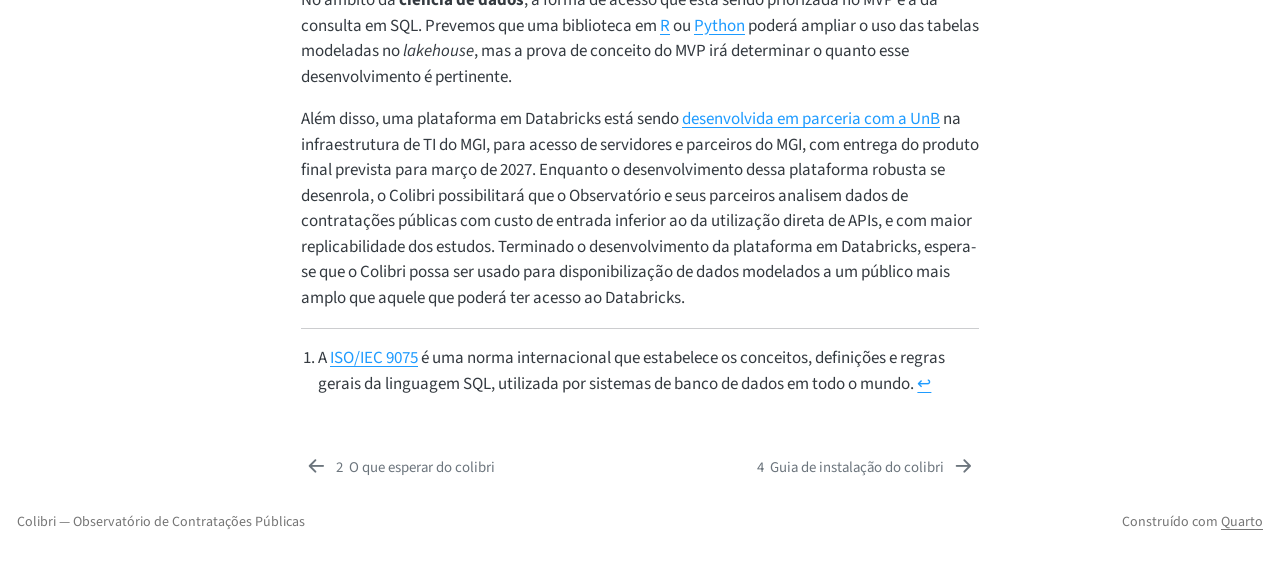
<file: 03-mvp-colibri.html>
<!DOCTYPE html>
<html xmlns="http://www.w3.org/1999/xhtml" lang="pt-BR" xml:lang="pt-BR"><head>

<meta charset="utf-8">
<meta name="generator" content="quarto-1.8.27">

<meta name="viewport" content="width=device-width, initial-scale=1.0, user-scalable=yes">


<title>3&nbsp; O Produto Minimamente Viável (MVP) do colibri – Colibri</title>
<style>
code{white-space: pre-wrap;}
span.smallcaps{font-variant: small-caps;}
div.columns{display: flex; gap: min(4vw, 1.5em);}
div.column{flex: auto; overflow-x: auto;}
div.hanging-indent{margin-left: 1.5em; text-indent: -1.5em;}
ul.task-list{list-style: none;}
ul.task-list li input[type="checkbox"] {
  width: 0.8em;
  margin: 0 0.8em 0.2em -1em; /* quarto-specific, see https://github.com/quarto-dev/quarto-cli/issues/4556 */ 
  vertical-align: middle;
}
</style>


<script src="site_libs/quarto-nav/quarto-nav.js"></script>
<script src="site_libs/quarto-nav/headroom.min.js"></script>
<script src="site_libs/clipboard/clipboard.min.js"></script>
<script src="site_libs/quarto-search/autocomplete.umd.js"></script>
<script src="site_libs/quarto-search/fuse.min.js"></script>
<script src="site_libs/quarto-search/quarto-search.js"></script>
<meta name="quarto:offset" content="./">
<link href="./04-guia-instalacao.html" rel="next">
<link href="./02-o-que-esperar-do-colibri.html" rel="prev">
<script src="site_libs/quarto-html/quarto.js" type="module"></script>
<script src="site_libs/quarto-html/tabsets/tabsets.js" type="module"></script>
<script src="site_libs/quarto-html/axe/axe-check.js" type="module"></script>
<script src="site_libs/quarto-html/popper.min.js"></script>
<script src="site_libs/quarto-html/tippy.umd.min.js"></script>
<script src="site_libs/quarto-html/anchor.min.js"></script>
<link href="site_libs/quarto-html/tippy.css" rel="stylesheet">
<link href="site_libs/quarto-html/quarto-syntax-highlighting-ed96de9b727972fe78a7b5d16c58bf87.css" rel="stylesheet" id="quarto-text-highlighting-styles">
<script src="site_libs/bootstrap/bootstrap.min.js"></script>
<link href="site_libs/bootstrap/bootstrap-icons.css" rel="stylesheet">
<link href="site_libs/bootstrap/bootstrap-a21d5c2b6b58b49fd86187613cedbfdf.min.css" rel="stylesheet" append-hash="true" id="quarto-bootstrap" data-mode="light">
<script id="quarto-search-options" type="application/json">{
  "location": "sidebar",
  "copy-button": false,
  "collapse-after": 3,
  "panel-placement": "start",
  "type": "textbox",
  "limit": 50,
  "keyboard-shortcut": [
    "f",
    "/",
    "s"
  ],
  "show-item-context": false,
  "language": {
    "search-no-results-text": "Nenhum resultado",
    "search-matching-documents-text": "documentos correspondentes",
    "search-copy-link-title": "Copiar link para a busca",
    "search-hide-matches-text": "Esconder correspondências adicionais",
    "search-more-match-text": "mais correspondência neste documento",
    "search-more-matches-text": "mais correspondências neste documento",
    "search-clear-button-title": "Limpar",
    "search-text-placeholder": "",
    "search-detached-cancel-button-title": "Cancelar",
    "search-submit-button-title": "Enviar",
    "search-label": "Procurar"
  }
}</script>
<style>html{ scroll-behavior: smooth; }</style>


</head>

<body class="nav-sidebar floating quarto-light">

<div id="quarto-search-results"></div>
  <header id="quarto-header" class="headroom fixed-top">
  <nav class="quarto-secondary-nav">
    <div class="container-fluid d-flex">
      <button type="button" class="quarto-btn-toggle btn" data-bs-toggle="collapse" role="button" data-bs-target=".quarto-sidebar-collapse-item" aria-controls="quarto-sidebar" aria-expanded="false" aria-label="Alternar barra lateral" onclick="if (window.quartoToggleHeadroom) { window.quartoToggleHeadroom(); }">
        <i class="bi bi-layout-text-sidebar-reverse"></i>
      </button>
        <nav class="quarto-page-breadcrumbs" aria-label="breadcrumb"><ol class="breadcrumb"><li class="breadcrumb-item"><a href="./03-mvp-colibri.html"><span class="chapter-number">3</span>&nbsp; <span class="chapter-title">O Produto Minimamente Viável (MVP) do colibri</span></a></li></ol></nav>
        <a class="flex-grow-1" role="navigation" data-bs-toggle="collapse" data-bs-target=".quarto-sidebar-collapse-item" aria-controls="quarto-sidebar" aria-expanded="false" aria-label="Alternar barra lateral" onclick="if (window.quartoToggleHeadroom) { window.quartoToggleHeadroom(); }">      
        </a>
      <button type="button" class="btn quarto-search-button" aria-label="Procurar" onclick="window.quartoOpenSearch();">
        <i class="bi bi-search"></i>
      </button>
    </div>
  </nav>
</header>
<!-- content -->
<div id="quarto-content" class="quarto-container page-columns page-rows-contents page-layout-article">
<!-- sidebar -->
  <nav id="quarto-sidebar" class="sidebar collapse collapse-horizontal quarto-sidebar-collapse-item sidebar-navigation floating overflow-auto">
    <div class="pt-lg-2 mt-2 text-left sidebar-header">
    <div class="sidebar-title mb-0 py-0">
      <a href="./">Colibri</a> 
        <div class="sidebar-tools-main">
    <a href="https://github.com/gestaogovbr/colibri" title="Código fonte" class="quarto-navigation-tool px-1" aria-label="Código fonte"><i class="bi bi-github"></i></a>
</div>
    </div>
      </div>
        <div class="mt-2 flex-shrink-0 align-items-center">
        <div class="sidebar-search">
        <div id="quarto-search" class="" title="Procurar"></div>
        </div>
        </div>
    <div class="sidebar-menu-container"> 
    <ul class="list-unstyled mt-1">
        <li class="sidebar-item">
  <div class="sidebar-item-container"> 
  <a href="./index.html" class="sidebar-item-text sidebar-link">
 <span class="menu-text">Boas-vindas</span></a>
  </div>
</li>
        <li class="sidebar-item">
  <div class="sidebar-item-container"> 
  <a href="./01-observatorio-nao-precisa-lakehouse.html" class="sidebar-item-text sidebar-link">
 <span class="menu-text"><span class="chapter-number">1</span>&nbsp; <span class="chapter-title">O Observatório não precisa de um lakehouse</span></span></a>
  </div>
</li>
        <li class="sidebar-item">
  <div class="sidebar-item-container"> 
  <a href="./02-o-que-esperar-do-colibri.html" class="sidebar-item-text sidebar-link">
 <span class="menu-text"><span class="chapter-number">2</span>&nbsp; <span class="chapter-title">O que esperar do colibri</span></span></a>
  </div>
</li>
        <li class="sidebar-item">
  <div class="sidebar-item-container"> 
  <a href="./03-mvp-colibri.html" class="sidebar-item-text sidebar-link active">
 <span class="menu-text"><span class="chapter-number">3</span>&nbsp; <span class="chapter-title">O Produto Minimamente Viável (MVP) do colibri</span></span></a>
  </div>
</li>
        <li class="sidebar-item">
  <div class="sidebar-item-container"> 
  <a href="./04-guia-instalacao.html" class="sidebar-item-text sidebar-link">
 <span class="menu-text"><span class="chapter-number">4</span>&nbsp; <span class="chapter-title">Guia de instalação do colibri</span></span></a>
  </div>
</li>
        <li class="sidebar-item">
  <div class="sidebar-item-container"> 
  <a href="./05-guia-desenvolvedor.html" class="sidebar-item-text sidebar-link">
 <span class="menu-text"><span class="chapter-number">5</span>&nbsp; <span class="chapter-title">Guia do desenvolvedor do colibri</span></span></a>
  </div>
</li>
        <li class="sidebar-item">
  <div class="sidebar-item-container"> 
  <a href="./06-guia-analista.html" class="sidebar-item-text sidebar-link">
 <span class="menu-text"><span class="chapter-number">6</span>&nbsp; <span class="chapter-title">Guia do analista de dados do colibri</span></span></a>
  </div>
</li>
    </ul>
    </div>
</nav>
<div id="quarto-sidebar-glass" class="quarto-sidebar-collapse-item" data-bs-toggle="collapse" data-bs-target=".quarto-sidebar-collapse-item"></div>
<!-- margin-sidebar -->
    <div id="quarto-margin-sidebar" class="sidebar margin-sidebar">
        <nav id="TOC" role="doc-toc" class="toc-active">
    <h2 id="toc-title">Índice</h2>
   
  <ul>
  <li><a href="#engenharia-de-dados" id="toc-engenharia-de-dados" class="nav-link active" data-scroll-target="#engenharia-de-dados"><span class="header-section-number">3.1</span> Engenharia de dados</a>
  <ul class="collapse">
  <li><a href="#fontes-dos-dados" id="toc-fontes-dos-dados" class="nav-link" data-scroll-target="#fontes-dos-dados"><span class="header-section-number">3.1.1</span> Fontes dos dados</a></li>
  <li><a href="#pipelines-transparentes" id="toc-pipelines-transparentes" class="nav-link" data-scroll-target="#pipelines-transparentes"><span class="header-section-number">3.1.2</span> <em>Pipelines</em> transparentes</a></li>
  <li><a href="#armazenamento-em-s3" id="toc-armazenamento-em-s3" class="nav-link" data-scroll-target="#armazenamento-em-s3"><span class="header-section-number">3.1.3</span> Armazenamento em S3</a></li>
  <li><a href="#lakehouse" id="toc-lakehouse" class="nav-link" data-scroll-target="#lakehouse"><span class="header-section-number">3.1.4</span> <em>Lakehouse</em></a></li>
  </ul></li>
  <li><a href="#ciência-de-dados" id="toc-ciência-de-dados" class="nav-link" data-scroll-target="#ciência-de-dados"><span class="header-section-number">3.2</span> Ciência de dados</a>
  <ul class="collapse">
  <li><a href="#acesso-via-sql" id="toc-acesso-via-sql" class="nav-link" data-scroll-target="#acesso-via-sql"><span class="header-section-number">3.2.1</span> Acesso via SQL</a></li>
  <li><a href="#interface-gráfica" id="toc-interface-gráfica" class="nav-link" data-scroll-target="#interface-gráfica"><span class="header-section-number">3.2.2</span> Interface gráfica</a></li>
  <li><a href="#visualização-dos-dados" id="toc-visualização-dos-dados" class="nav-link" data-scroll-target="#visualização-dos-dados"><span class="header-section-number">3.2.3</span> Visualização dos dados</a></li>
  <li><a href="#tela-preta-cli" id="toc-tela-preta-cli" class="nav-link" data-scroll-target="#tela-preta-cli"><span class="header-section-number">3.2.4</span> “Tela Preta” (CLI)</a></li>
  </ul></li>
  <li><a href="#teste-com-parceiros" id="toc-teste-com-parceiros" class="nav-link" data-scroll-target="#teste-com-parceiros"><span class="header-section-number">3.3</span> Teste com parceiros</a></li>
  <li><a href="#após-o-mvp" id="toc-após-o-mvp" class="nav-link" data-scroll-target="#após-o-mvp"><span class="header-section-number">3.4</span> Após o MVP</a></li>
  </ul>
</nav>
    </div>
<!-- main -->
<main class="content" id="quarto-document-content">

<header id="title-block-header" class="quarto-title-block default">
<div class="quarto-title">
<h1 class="title"><span class="chapter-number">3</span>&nbsp; <span class="chapter-title">O Produto Minimamente Viável (MVP) do colibri</span></h1>
</div>



<div class="quarto-title-meta">

    
  
    
  </div>
  


</header>


<p>O lançamento do MVP do Colibri está previsto para agosto de 2026. Já nessa primeira versão, pesquisadores que utilizam R ou Python vão conseguir se conectar aos dados de contratações públicas de forma mais rápida do que consumindo diretamente as APIs oficiais.</p>
<p>O Ministério da Gestão e Inovação em Gestão Pública (MGI), em parceria com o Transparência Brasil e o Open Contracting Partnership (OCP), está construindo um MVP da plataforma Colibri, que disponibilizará um pequeno conjunto de bases de dados para usuários externos com perfil de analista ou cientista de dados acessarem de forma mais fácil do que por meio de uma API.</p>
<p>O objetivo é disponibilizar tabelas que tenham atualização periódica automática, com métodos de extração e transformação transparentes, catálogo de dados com documentação de cada campo, possibilidade de download das tabelas em diferentes formatos (inclusive o formato internacional OCDS, sempre que possível), interface que permita ao usuário explorar as tabelas do catálogo e executar consultas em SQL.</p>
<section id="engenharia-de-dados" class="level2" data-number="3.1">
<h2 data-number="3.1" class="anchored" data-anchor-id="engenharia-de-dados"><span class="header-section-number">3.1</span> Engenharia de dados</h2>
<section id="fontes-dos-dados" class="level3" data-number="3.1.1">
<h3 data-number="3.1.1" class="anchored" data-anchor-id="fontes-dos-dados"><span class="header-section-number">3.1.1</span> Fontes dos dados</h3>
<p>As bases de disponibilização programada estão listadas abaixo. Dados já divulgados em outras plataformas estão sinalizados com 📣; dados ainda não divulgados estão marcados com 🆕.</p>
<table class="caption-top table">
<colgroup>
<col style="width: 10%">
<col style="width: 28%">
<col style="width: 21%">
<col style="width: 39%">
</colgroup>
<thead>
<tr class="header">
<th style="text-align: center;">#</th>
<th style="text-align: center;">Status de divulgação</th>
<th style="text-align: center;">Base</th>
<th>Descrição</th>
</tr>
</thead>
<tbody>
<tr class="odd">
<td style="text-align: center;">1</td>
<td style="text-align: center;">📣</td>
<td style="text-align: center;"><strong>ComprasGov</strong></td>
<td>Microdados de compras, itens e resultados</td>
</tr>
<tr class="even">
<td style="text-align: center;">2</td>
<td style="text-align: center;">📣</td>
<td style="text-align: center;"><strong>CATMAT</strong></td>
<td>Catálogo de materiais utilizado no ComprasGov</td>
</tr>
<tr class="odd">
<td style="text-align: center;">3</td>
<td style="text-align: center;">📣</td>
<td style="text-align: center;"><strong>CATSER</strong></td>
<td>Catálogo de serviços utilizado no ComprasGov</td>
</tr>
<tr class="even">
<td style="text-align: center;">4</td>
<td style="text-align: center;">🆕</td>
<td style="text-align: center;"><strong>ComprasGov - Fase Externa</strong></td>
<td>Propostas apresentadas pelos licitantes nos pregões eletrônicos do ComprasGov</td>
</tr>
<tr class="odd">
<td style="text-align: center;">5</td>
<td style="text-align: center;">🆕</td>
<td style="text-align: center;"><strong>PNCP em Números</strong></td>
<td>Microdados que alimentam o painel PNCP em Números</td>
</tr>
<tr class="even">
<td style="text-align: center;">6</td>
<td style="text-align: center;">🆕</td>
<td style="text-align: center;"><strong>Mapeamento CATMAT → NCM (v 0.1)</strong></td>
<td>Expansão do mapeamento feito manualmente, baseada em busca semântica com inteligência artificial</td>
</tr>
<tr class="odd">
<td style="text-align: center;">7</td>
<td style="text-align: center;">📣</td>
<td style="text-align: center;"><strong>NCM</strong></td>
<td>Tabelas que facilitam o uso da Nomenclatura Comum do MERCOSUL</td>
</tr>
<tr class="even">
<td style="text-align: center;">8</td>
<td style="text-align: center;">🆕</td>
<td style="text-align: center;"><strong>Margens de preferência</strong></td>
<td>NCMs cobertas por margem de preferência em cada Resolução CICS</td>
</tr>
<tr class="odd">
<td style="text-align: center;">9</td>
<td style="text-align: center;">📣</td>
<td style="text-align: center;"><strong>NF-e do Executivo Federal</strong></td>
<td>Notas Fiscais Eletrônicas (NF-e) emitidas para o Executivo Federal durante a aquisição de bens, limpas e compiladas em uma tabela de notas fiscais e uma dos itens que compõem cada nota fiscal</td>
</tr>
<tr class="even">
<td style="text-align: center;">10</td>
<td style="text-align: center;">🆕</td>
<td style="text-align: center;"><strong>Mapeamentos de grupos de produtos e serviços</strong></td>
<td>Mapeamentos dos critérios (NCM, CNAE, CNPJ etc.) que caracterizam um grupo de produtos ou serviços. Exemplos: (i) mapeamento do MDIC dos produtos (NCM e CNAE do fornecedor) contemplados na Missão 1 do Nova Indústria Brasil (NIB); (ii) produtos (NCM) que compõem cada grupo de interesse do projeto EcoAdvance da GIZ; (iii) produtos e serviços (CATMAT e CATSER) que utilizam aço como insumo, conforme mapeado pela WRI</td>
</tr>
</tbody>
</table>
</section>
<section id="pipelines-transparentes" class="level3" data-number="3.1.2">
<h3 data-number="3.1.2" class="anchored" data-anchor-id="pipelines-transparentes"><span class="header-section-number">3.1.2</span> <em>Pipelines</em> transparentes</h3>
<p>O repositório Colibri conterá os scripts que extraem os dados de cada fonte. Eles podem ser executados pelos usuários que possuírem as credenciais de acesso exigidas por cada fonte que não for aberta.</p>
</section>
<section id="armazenamento-em-s3" class="level3" data-number="3.1.3">
<h3 data-number="3.1.3" class="anchored" data-anchor-id="armazenamento-em-s3"><span class="header-section-number">3.1.3</span> Armazenamento em S3</h3>
<p>Todos os dados extraídos, modelados e disponibilizados serão salvos em uma plataforma tipo S3 (<em>Simple Storage Service</em>), tal como Cloudflare, AWS, GCS etc. Diversos <em>buckets</em> serão criados com o objetivo de organizar o desenvolvimento dos pipelines e garantir a governança dos dados. <em>Buckets</em> previstos:</p>
<ol type="1">
<li><code>raw</code>: para acúmulo dos dados brutos de cada fonte</li>
<li><code>dev</code>: para modelagem dos dados (ambiente de desenvolvimento)</li>
<li><code>prod</code>: para disponibilização dos dados modelados (ambiente de produção)</li>
</ol>
</section>
<section id="lakehouse" class="level3" data-number="3.1.4">
<h3 data-number="3.1.4" class="anchored" data-anchor-id="lakehouse"><span class="header-section-number">3.1.4</span> <em>Lakehouse</em></h3>
<p>O bucket de produção é um <em>lakehouse</em>, mais especificamente um <a href="https://ducklake.select/">DuckLake</a>.</p>
<p>Isso significa que as tabelas criadas serão salvas em formato parquet, portanto compactadas para economia de espaço e de acesso rápido para consultas de cientistas de dados.</p>
<p>Para que os arquivos parquet não precisem ser acessados diretamente, o DuckLake cria um catálogo que torna os dados organizados para o usuário. Além disso, esse catálogo guarda informações sobre as diversas versões de cada tabela, permitindo que versões anteriores sejam recuperadas, sempre que uma análise de dados passados for necessária.</p>
</section>
</section>
<section id="ciência-de-dados" class="level2" data-number="3.2">
<h2 data-number="3.2" class="anchored" data-anchor-id="ciência-de-dados"><span class="header-section-number">3.2</span> Ciência de dados</h2>
<section id="acesso-via-sql" class="level3" data-number="3.2.1">
<h3 data-number="3.2.1" class="anchored" data-anchor-id="acesso-via-sql"><span class="header-section-number">3.2.1</span> Acesso via SQL</h3>
<p>O Colibri é uma plataforma que disponibiliza tabelas modeladas para analistas e cientistas de dados. Por se tratar de um <em>lakehouse</em>, o acesso a tais tabelas dá-se por SQL, que é a linguagem padrão internacional de acesso a bases de dados relacionais<a href="#fn1" class="footnote-ref" id="fnref1" role="doc-noteref"><sup>1</sup></a></p>
<p>Grande parte das análises poderão ser feitas em SQL puro. Usuários mais familiarizados com outras linguagens de programação, como R ou Python, por exemplo, podem preferir fazer o download das tabelas inteiras ou resultantes de consultas SQL para seu computador, a fim de lê-las no ambiente de sua predileção. Alguns usuários de linguagens de programação como R ou Python também podem preferir a conexão direta ao ducklake utilizando bibliotecas específicas de cada linguagem, como <code>DBI</code> e <code>duckdb</code>, no caso do R, ou <code>duckdb</code> e <code>pyducklake</code> no Python.</p>
</section>
<section id="interface-gráfica" class="level3" data-number="3.2.2">
<h3 data-number="3.2.2" class="anchored" data-anchor-id="interface-gráfica"><span class="header-section-number">3.2.2</span> Interface gráfica</h3>
<p>O DuckDB conta com uma <a href="https://duckdb.org/2025/03/12/duckdb-ui">interface de usuário</a> (ou UI: <em>user interface</em>) nativa, que apesar de simples é bastante eficaz.</p>
<p>Nela, o usuário pode rapidamente explorar as tabelas disponíveis, o tipo de dado e o percentual de dados faltantes em cada coluna, por exemplo.</p>
<p>A interface é a mesma de um caderno estilo <em>Jupyter notebook</em>, o que possibilita ao usuário executar um fragmento de código SQL por vez e visualizar os resultados gradualmente. Os cadernos são salvos automaticamente no computador do usuário, para futuros acessos à interface.</p>
</section>
<section id="visualização-dos-dados" class="level3" data-number="3.2.3">
<h3 data-number="3.2.3" class="anchored" data-anchor-id="visualização-dos-dados"><span class="header-section-number">3.2.3</span> Visualização dos dados</h3>
<p>Utilizaremos a ferramenta de BI licenciada ao MGI para construção de painéis: QlikSense.</p>
</section>
<section id="tela-preta-cli" class="level3" data-number="3.2.4">
<h3 data-number="3.2.4" class="anchored" data-anchor-id="tela-preta-cli"><span class="header-section-number">3.2.4</span> “Tela Preta” (CLI)</h3>
<p>Uma interface de linha de comando (ou CLI: <em>command line interface</em>) possibilitará ao usuário do Colibri acessar funcionalidades como, por exemplo:</p>
<ul>
<li><code>colibri lake tabelas</code>: Exibir catálogo.</li>
<li><code>colibri docs</code>: Exibir documentação dos modelos dbt, com explicações sobre cada tabela e suas colunas.</li>
<li><code>colibri lake q "SELECT * FROM pncp_comprasgov.itens WHERE uf = 'DF'"</code>: Retorna o resultado de uma consulta em SQL</li>
<li><code>colibri sincronizar</code>: Sincroniza o catálogo baixado com o disponível online</li>
</ul>
<p>Alguns comandos são exclusivos para desenvolvedores:</p>
<ul>
<li><code>colibri pipeline run</code>: Executar as pipelines manualmente</li>
<li><code>colibri bucket list prod</code>: Lista os arquivos em um bucket</li>
</ul>
<div class="callout callout-style-default callout-note callout-titled">
<div class="callout-header d-flex align-content-center">
<div class="callout-icon-container">
<i class="callout-icon"></i>
</div>
<div class="callout-title-container flex-fill">
Nota
</div>
</div>
<div class="callout-body-container callout-body">
<p>Os nomes exatos de comandos e subcomandos evoluem com a CLI. Veja o <a href="./06-guia-analista.html">Guia do analista de dados do colibri</a> e o <a href="./05-guia-desenvolvedor.html">Guia do desenvolvedor do colibri</a> para a lista de comandos efetivamente disponível hoje.</p>
</div>
</div>
</section>
</section>
<section id="teste-com-parceiros" class="level2" data-number="3.3">
<h2 data-number="3.3" class="anchored" data-anchor-id="teste-com-parceiros"><span class="header-section-number">3.3</span> Teste com parceiros</h2>
<p>Além de atuarem como parceiros no desenvolvimento do Colibri, o Transparência Brasil e a Open Contracting Partnership (OCP) também estão atuando em parceria com o MGI em dois projetos intensivos em análise de dados. A plataforma Colibri será útil para o compartilhamento de dados e roteiros de análise ao longo da execução desses projetos, a saber:</p>
<ul>
<li>Monitoramento da Estratégia Nacional de Contratações Públicas (ENCP)</li>
<li>Taxonomia de Aquisições da Alimentação Escolar</li>
</ul>
<p>A CNI e a WRI também terão acesso à plataforma para conduzirem análises em projetos que envolvem análise dos mesmos dados e darem <em>feedback</em> sobre a experiência do usuário. Os projetos em questão são:</p>
<ul>
<li>Monitoramento da Política de Margens de Preferência <strong>Parceiro:</strong> <a href="https://cni.portaldaindustria.com.br/home">Confederação Nacional da Indústria - CNI</a> <strong>Executor:</strong> <a href="https://www.worldbank.org/en/about/unit/unit-dec/impactevaluation">Banco Mundial - Development Impact Group</a></li>
<li>Estudo da Demanda por Aço de Baixo Carbono nas Contratações Públicas <strong>Parceiro:</strong> <a href="https://www.wri.org/">WRI</a> <strong>Executor:</strong> <a href="https://emaisenergia.org/">Instituto É+</a></li>
</ul>
</section>
<section id="após-o-mvp" class="level2" data-number="3.4">
<h2 data-number="3.4" class="anchored" data-anchor-id="após-o-mvp"><span class="header-section-number">3.4</span> Após o MVP</h2>
<p>Algumas funcionalidades importantes estão fora do escopo do MVP, porque atrasariam seu desenvolvimento.</p>
<p>No âmbito da <strong>engenharia de dados</strong>, não pretendemos lidar com dados sigilosos no momento, por demandarem criptografia do lado do cliente, que teríamos de desenvolver por conta própria.</p>
<p>Uma implicação prática dessa decisão é que uma base sigilosa como a <a href="https://www.gov.br/pt-br/servicos/solicitar-acesso-aos-dados-identificados-rais-e-caged">Relação Anual de Informações Sociais (RAIS)</a>, ainda que importante para estudo do impacto social de compras públicas a partir da análise da força de trabalho que fornece para o poder público, terá de ser deixada de fora do <em>lakehouse</em>. Os usuários que tiverem acesso à RAIS identificada, no entanto, poderão utilizar as tabelas do lakehouse e cruzá-las com a RAIS localmente em seus computadores.</p>
<p>No âmbito da <strong>ciência de dados</strong>, a forma de acesso que está sendo priorizada no MVP é a da consulta em SQL. Prevemos que uma biblioteca em <a href="https://www.r-project.org/">R</a> ou <a href="https://www.python.org/">Python</a> poderá ampliar o uso das tabelas modeladas no <em>lakehouse</em>, mas a prova de conceito do MVP irá determinar o quanto esse desenvolvimento é pertinente.</p>
<p>Além disso, uma plataforma em Databricks está sendo <a href="https://ted.transferegov.sistema.gov.br/ted/plano-acao/detalhe/5748/plano-trabalho/metas-etapas">desenvolvida em parceria com a UnB</a> na infraestrutura de TI do MGI, para acesso de servidores e parceiros do MGI, com entrega do produto final prevista para março de 2027. Enquanto o desenvolvimento dessa plataforma robusta se desenrola, o Colibri possibilitará que o Observatório e seus parceiros analisem dados de contratações públicas com custo de entrada inferior ao da utilização direta de APIs, e com maior replicabilidade dos estudos. Terminado o desenvolvimento da plataforma em Databricks, espera-se que o Colibri possa ser usado para disponibilização de dados modelados a um público mais amplo que aquele que poderá ter acesso ao Databricks.</p>


</section>
<section id="footnotes" class="footnotes footnotes-end-of-document" role="doc-endnotes">
<hr>
<ol>
<li id="fn1"><p>A <a href="https://www.iso.org/standard/76583.html">ISO/IEC 9075</a> é uma norma internacional que estabelece os conceitos, definições e regras gerais da linguagem SQL, utilizada por sistemas de banco de dados em todo o mundo.<a href="#fnref1" class="footnote-back" role="doc-backlink">↩︎</a></p></li>
</ol>
</section>

</main> <!-- /main -->
<script id="quarto-html-after-body" type="application/javascript">
  window.document.addEventListener("DOMContentLoaded", function (event) {
    const icon = "";
    const anchorJS = new window.AnchorJS();
    anchorJS.options = {
      placement: 'right',
      icon: icon
    };
    anchorJS.add('.anchored');
    const isCodeAnnotation = (el) => {
      for (const clz of el.classList) {
        if (clz.startsWith('code-annotation-')) {                     
          return true;
        }
      }
      return false;
    }
    const onCopySuccess = function(e) {
      // button target
      const button = e.trigger;
      // don't keep focus
      button.blur();
      // flash "checked"
      button.classList.add('code-copy-button-checked');
      var currentTitle = button.getAttribute("title");
      button.setAttribute("title", "Copiada");
      let tooltip;
      if (window.bootstrap) {
        button.setAttribute("data-bs-toggle", "tooltip");
        button.setAttribute("data-bs-placement", "left");
        button.setAttribute("data-bs-title", "Copiada");
        tooltip = new bootstrap.Tooltip(button, 
          { trigger: "manual", 
            customClass: "code-copy-button-tooltip",
            offset: [0, -8]});
        tooltip.show();    
      }
      setTimeout(function() {
        if (tooltip) {
          tooltip.hide();
          button.removeAttribute("data-bs-title");
          button.removeAttribute("data-bs-toggle");
          button.removeAttribute("data-bs-placement");
        }
        button.setAttribute("title", currentTitle);
        button.classList.remove('code-copy-button-checked');
      }, 1000);
      // clear code selection
      e.clearSelection();
    }
    const getTextToCopy = function(trigger) {
      const outerScaffold = trigger.parentElement.cloneNode(true);
      const codeEl = outerScaffold.querySelector('code');
      for (const childEl of codeEl.children) {
        if (isCodeAnnotation(childEl)) {
          childEl.remove();
        }
      }
      return codeEl.innerText;
    }
    const clipboard = new window.ClipboardJS('.code-copy-button:not([data-in-quarto-modal])', {
      text: getTextToCopy
    });
    clipboard.on('success', onCopySuccess);
    if (window.document.getElementById('quarto-embedded-source-code-modal')) {
      const clipboardModal = new window.ClipboardJS('.code-copy-button[data-in-quarto-modal]', {
        text: getTextToCopy,
        container: window.document.getElementById('quarto-embedded-source-code-modal')
      });
      clipboardModal.on('success', onCopySuccess);
    }
      var localhostRegex = new RegExp(/^(?:http|https):\/\/localhost\:?[0-9]*\//);
      var mailtoRegex = new RegExp(/^mailto:/);
        var filterRegex = new RegExp('/' + window.location.host + '/');
      var isInternal = (href) => {
          return filterRegex.test(href) || localhostRegex.test(href) || mailtoRegex.test(href);
      }
      // Inspect non-navigation links and adorn them if external
     var links = window.document.querySelectorAll('a[href]:not(.nav-link):not(.navbar-brand):not(.toc-action):not(.sidebar-link):not(.sidebar-item-toggle):not(.pagination-link):not(.no-external):not([aria-hidden]):not(.dropdown-item):not(.quarto-navigation-tool):not(.about-link)');
      for (var i=0; i<links.length; i++) {
        const link = links[i];
        if (!isInternal(link.href)) {
          // undo the damage that might have been done by quarto-nav.js in the case of
          // links that we want to consider external
          if (link.dataset.originalHref !== undefined) {
            link.href = link.dataset.originalHref;
          }
        }
      }
    function tippyHover(el, contentFn, onTriggerFn, onUntriggerFn) {
      const config = {
        allowHTML: true,
        maxWidth: 500,
        delay: 100,
        arrow: false,
        appendTo: function(el) {
            return el.parentElement;
        },
        interactive: true,
        interactiveBorder: 10,
        theme: 'quarto',
        placement: 'bottom-start',
      };
      if (contentFn) {
        config.content = contentFn;
      }
      if (onTriggerFn) {
        config.onTrigger = onTriggerFn;
      }
      if (onUntriggerFn) {
        config.onUntrigger = onUntriggerFn;
      }
      window.tippy(el, config); 
    }
    const noterefs = window.document.querySelectorAll('a[role="doc-noteref"]');
    for (var i=0; i<noterefs.length; i++) {
      const ref = noterefs[i];
      tippyHover(ref, function() {
        // use id or data attribute instead here
        let href = ref.getAttribute('data-footnote-href') || ref.getAttribute('href');
        try { href = new URL(href).hash; } catch {}
        const id = href.replace(/^#\/?/, "");
        const note = window.document.getElementById(id);
        if (note) {
          return note.innerHTML;
        } else {
          return "";
        }
      });
    }
    const xrefs = window.document.querySelectorAll('a.quarto-xref');
    const processXRef = (id, note) => {
      // Strip column container classes
      const stripColumnClz = (el) => {
        el.classList.remove("page-full", "page-columns");
        if (el.children) {
          for (const child of el.children) {
            stripColumnClz(child);
          }
        }
      }
      stripColumnClz(note)
      if (id === null || id.startsWith('sec-')) {
        // Special case sections, only their first couple elements
        const container = document.createElement("div");
        if (note.children && note.children.length > 2) {
          container.appendChild(note.children[0].cloneNode(true));
          for (let i = 1; i < note.children.length; i++) {
            const child = note.children[i];
            if (child.tagName === "P" && child.innerText === "") {
              continue;
            } else {
              container.appendChild(child.cloneNode(true));
              break;
            }
          }
          if (window.Quarto?.typesetMath) {
            window.Quarto.typesetMath(container);
          }
          return container.innerHTML
        } else {
          if (window.Quarto?.typesetMath) {
            window.Quarto.typesetMath(note);
          }
          return note.innerHTML;
        }
      } else {
        // Remove any anchor links if they are present
        const anchorLink = note.querySelector('a.anchorjs-link');
        if (anchorLink) {
          anchorLink.remove();
        }
        if (window.Quarto?.typesetMath) {
          window.Quarto.typesetMath(note);
        }
        if (note.classList.contains("callout")) {
          return note.outerHTML;
        } else {
          return note.innerHTML;
        }
      }
    }
    for (var i=0; i<xrefs.length; i++) {
      const xref = xrefs[i];
      tippyHover(xref, undefined, function(instance) {
        instance.disable();
        let url = xref.getAttribute('href');
        let hash = undefined; 
        if (url.startsWith('#')) {
          hash = url;
        } else {
          try { hash = new URL(url).hash; } catch {}
        }
        if (hash) {
          const id = hash.replace(/^#\/?/, "");
          const note = window.document.getElementById(id);
          if (note !== null) {
            try {
              const html = processXRef(id, note.cloneNode(true));
              instance.setContent(html);
            } finally {
              instance.enable();
              instance.show();
            }
          } else {
            // See if we can fetch this
            fetch(url.split('#')[0])
            .then(res => res.text())
            .then(html => {
              const parser = new DOMParser();
              const htmlDoc = parser.parseFromString(html, "text/html");
              const note = htmlDoc.getElementById(id);
              if (note !== null) {
                const html = processXRef(id, note);
                instance.setContent(html);
              } 
            }).finally(() => {
              instance.enable();
              instance.show();
            });
          }
        } else {
          // See if we can fetch a full url (with no hash to target)
          // This is a special case and we should probably do some content thinning / targeting
          fetch(url)
          .then(res => res.text())
          .then(html => {
            const parser = new DOMParser();
            const htmlDoc = parser.parseFromString(html, "text/html");
            const note = htmlDoc.querySelector('main.content');
            if (note !== null) {
              // This should only happen for chapter cross references
              // (since there is no id in the URL)
              // remove the first header
              if (note.children.length > 0 && note.children[0].tagName === "HEADER") {
                note.children[0].remove();
              }
              const html = processXRef(null, note);
              instance.setContent(html);
            } 
          }).finally(() => {
            instance.enable();
            instance.show();
          });
        }
      }, function(instance) {
      });
    }
        let selectedAnnoteEl;
        const selectorForAnnotation = ( cell, annotation) => {
          let cellAttr = 'data-code-cell="' + cell + '"';
          let lineAttr = 'data-code-annotation="' +  annotation + '"';
          const selector = 'span[' + cellAttr + '][' + lineAttr + ']';
          return selector;
        }
        const selectCodeLines = (annoteEl) => {
          const doc = window.document;
          const targetCell = annoteEl.getAttribute("data-target-cell");
          const targetAnnotation = annoteEl.getAttribute("data-target-annotation");
          const annoteSpan = window.document.querySelector(selectorForAnnotation(targetCell, targetAnnotation));
          const lines = annoteSpan.getAttribute("data-code-lines").split(",");
          const lineIds = lines.map((line) => {
            return targetCell + "-" + line;
          })
          let top = null;
          let height = null;
          let parent = null;
          if (lineIds.length > 0) {
              //compute the position of the single el (top and bottom and make a div)
              const el = window.document.getElementById(lineIds[0]);
              top = el.offsetTop;
              height = el.offsetHeight;
              parent = el.parentElement.parentElement;
            if (lineIds.length > 1) {
              const lastEl = window.document.getElementById(lineIds[lineIds.length - 1]);
              const bottom = lastEl.offsetTop + lastEl.offsetHeight;
              height = bottom - top;
            }
            if (top !== null && height !== null && parent !== null) {
              // cook up a div (if necessary) and position it 
              let div = window.document.getElementById("code-annotation-line-highlight");
              if (div === null) {
                div = window.document.createElement("div");
                div.setAttribute("id", "code-annotation-line-highlight");
                div.style.position = 'absolute';
                parent.appendChild(div);
              }
              div.style.top = top - 2 + "px";
              div.style.height = height + 4 + "px";
              div.style.left = 0;
              let gutterDiv = window.document.getElementById("code-annotation-line-highlight-gutter");
              if (gutterDiv === null) {
                gutterDiv = window.document.createElement("div");
                gutterDiv.setAttribute("id", "code-annotation-line-highlight-gutter");
                gutterDiv.style.position = 'absolute';
                const codeCell = window.document.getElementById(targetCell);
                const gutter = codeCell.querySelector('.code-annotation-gutter');
                gutter.appendChild(gutterDiv);
              }
              gutterDiv.style.top = top - 2 + "px";
              gutterDiv.style.height = height + 4 + "px";
            }
            selectedAnnoteEl = annoteEl;
          }
        };
        const unselectCodeLines = () => {
          const elementsIds = ["code-annotation-line-highlight", "code-annotation-line-highlight-gutter"];
          elementsIds.forEach((elId) => {
            const div = window.document.getElementById(elId);
            if (div) {
              div.remove();
            }
          });
          selectedAnnoteEl = undefined;
        };
          // Handle positioning of the toggle
      window.addEventListener(
        "resize",
        throttle(() => {
          elRect = undefined;
          if (selectedAnnoteEl) {
            selectCodeLines(selectedAnnoteEl);
          }
        }, 10)
      );
      function throttle(fn, ms) {
      let throttle = false;
      let timer;
        return (...args) => {
          if(!throttle) { // first call gets through
              fn.apply(this, args);
              throttle = true;
          } else { // all the others get throttled
              if(timer) clearTimeout(timer); // cancel #2
              timer = setTimeout(() => {
                fn.apply(this, args);
                timer = throttle = false;
              }, ms);
          }
        };
      }
        // Attach click handler to the DT
        const annoteDls = window.document.querySelectorAll('dt[data-target-cell]');
        for (const annoteDlNode of annoteDls) {
          annoteDlNode.addEventListener('click', (event) => {
            const clickedEl = event.target;
            if (clickedEl !== selectedAnnoteEl) {
              unselectCodeLines();
              const activeEl = window.document.querySelector('dt[data-target-cell].code-annotation-active');
              if (activeEl) {
                activeEl.classList.remove('code-annotation-active');
              }
              selectCodeLines(clickedEl);
              clickedEl.classList.add('code-annotation-active');
            } else {
              // Unselect the line
              unselectCodeLines();
              clickedEl.classList.remove('code-annotation-active');
            }
          });
        }
    const findCites = (el) => {
      const parentEl = el.parentElement;
      if (parentEl) {
        const cites = parentEl.dataset.cites;
        if (cites) {
          return {
            el,
            cites: cites.split(' ')
          };
        } else {
          return findCites(el.parentElement)
        }
      } else {
        return undefined;
      }
    };
    var bibliorefs = window.document.querySelectorAll('a[role="doc-biblioref"]');
    for (var i=0; i<bibliorefs.length; i++) {
      const ref = bibliorefs[i];
      const citeInfo = findCites(ref);
      if (citeInfo) {
        tippyHover(citeInfo.el, function() {
          var popup = window.document.createElement('div');
          citeInfo.cites.forEach(function(cite) {
            var citeDiv = window.document.createElement('div');
            citeDiv.classList.add('hanging-indent');
            citeDiv.classList.add('csl-entry');
            var biblioDiv = window.document.getElementById('ref-' + cite);
            if (biblioDiv) {
              citeDiv.innerHTML = biblioDiv.innerHTML;
            }
            popup.appendChild(citeDiv);
          });
          return popup.innerHTML;
        });
      }
    }
  });
  </script>
<nav class="page-navigation">
  <div class="nav-page nav-page-previous">
      <a href="./02-o-que-esperar-do-colibri.html" class="pagination-link" aria-label="O que esperar do colibri">
        <i class="bi bi-arrow-left-short"></i> <span class="nav-page-text"><span class="chapter-number">2</span>&nbsp; <span class="chapter-title">O que esperar do colibri</span></span>
      </a>          
  </div>
  <div class="nav-page nav-page-next">
      <a href="./04-guia-instalacao.html" class="pagination-link" aria-label="Guia de instalação do colibri">
        <span class="nav-page-text"><span class="chapter-number">4</span>&nbsp; <span class="chapter-title">Guia de instalação do colibri</span></span> <i class="bi bi-arrow-right-short"></i>
      </a>
  </div>
</nav>
</div> <!-- /content -->
<footer class="footer">
  <div class="nav-footer">
    <div class="nav-footer-left">
<p>Colibri — Observatório de Contratações Públicas</p>
</div>   
    <div class="nav-footer-center">
      &nbsp;
    </div>
    <div class="nav-footer-right">
<p>Construído com <a href="https://quarto.org">Quarto</a></p>
</div>
  </div>
</footer>




<script src="site_libs/quarto-html/zenscroll-min.js"></script>
</body></html>
</file>
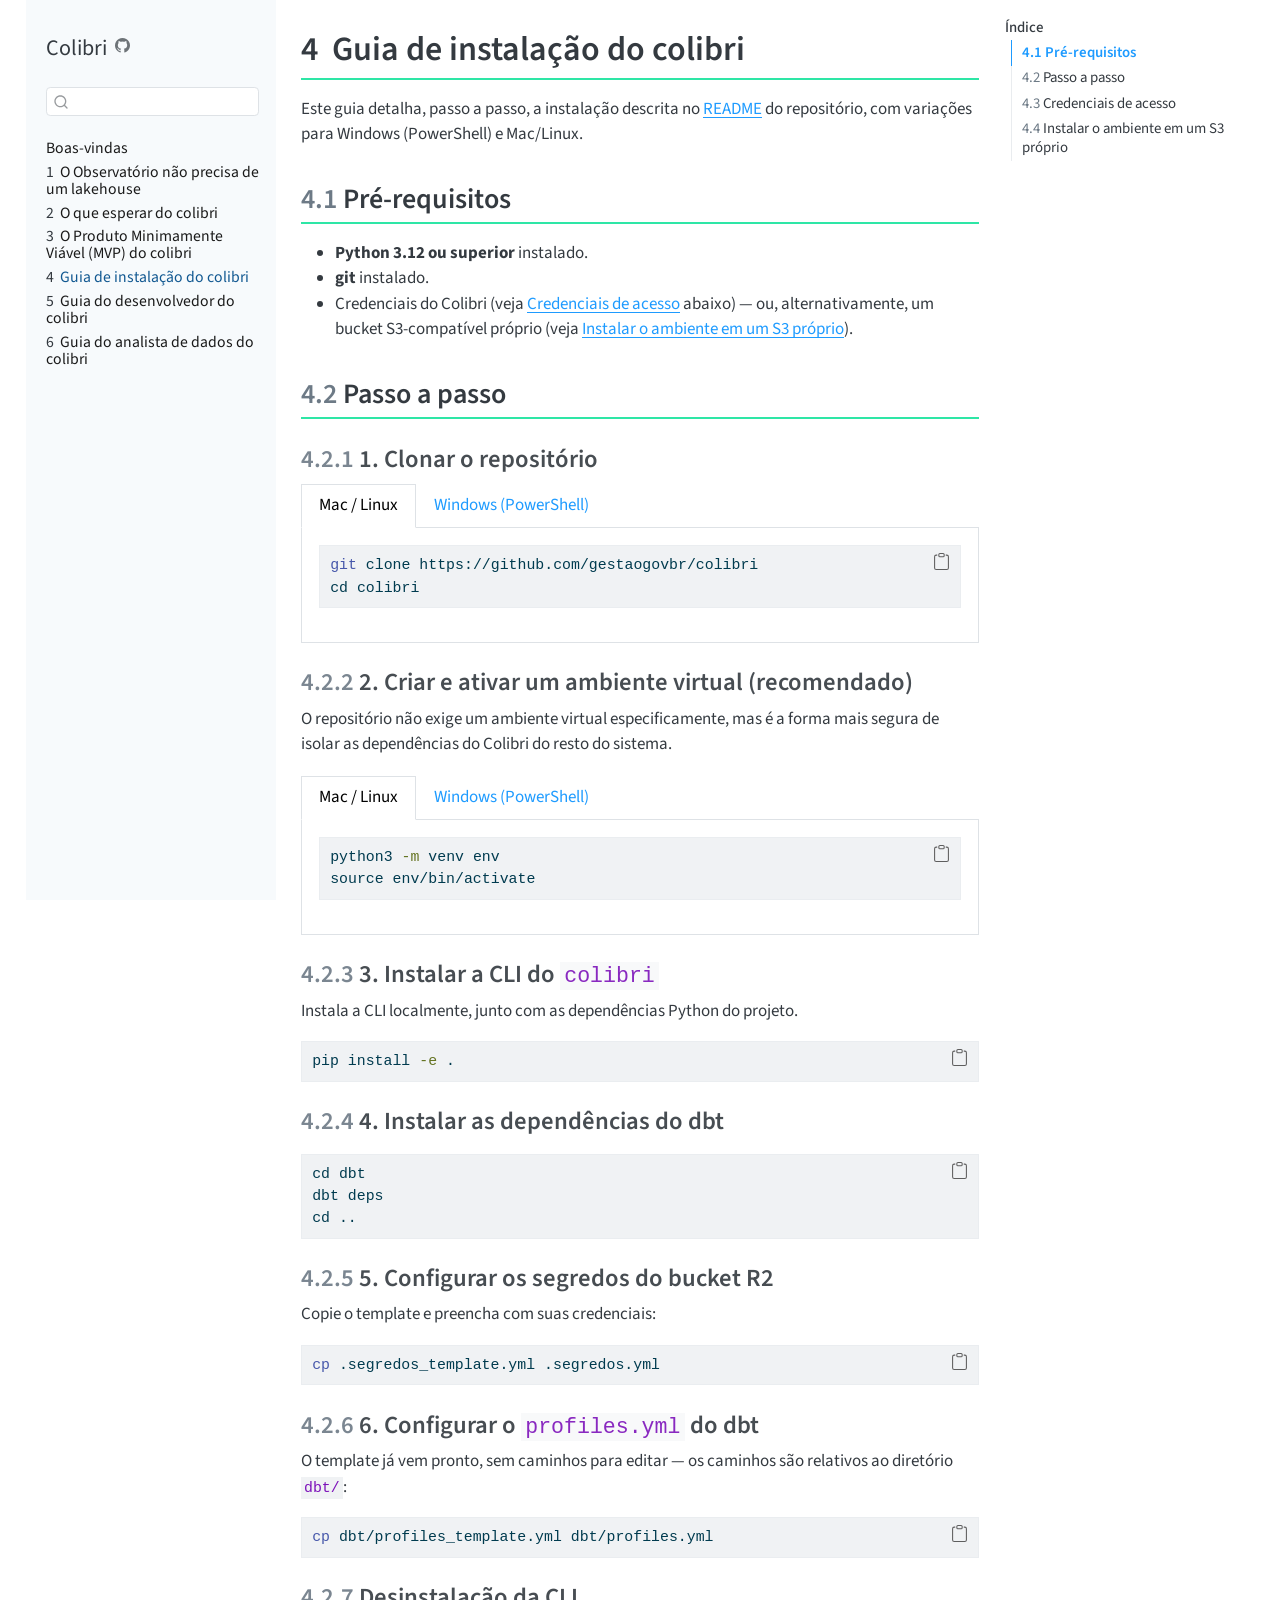
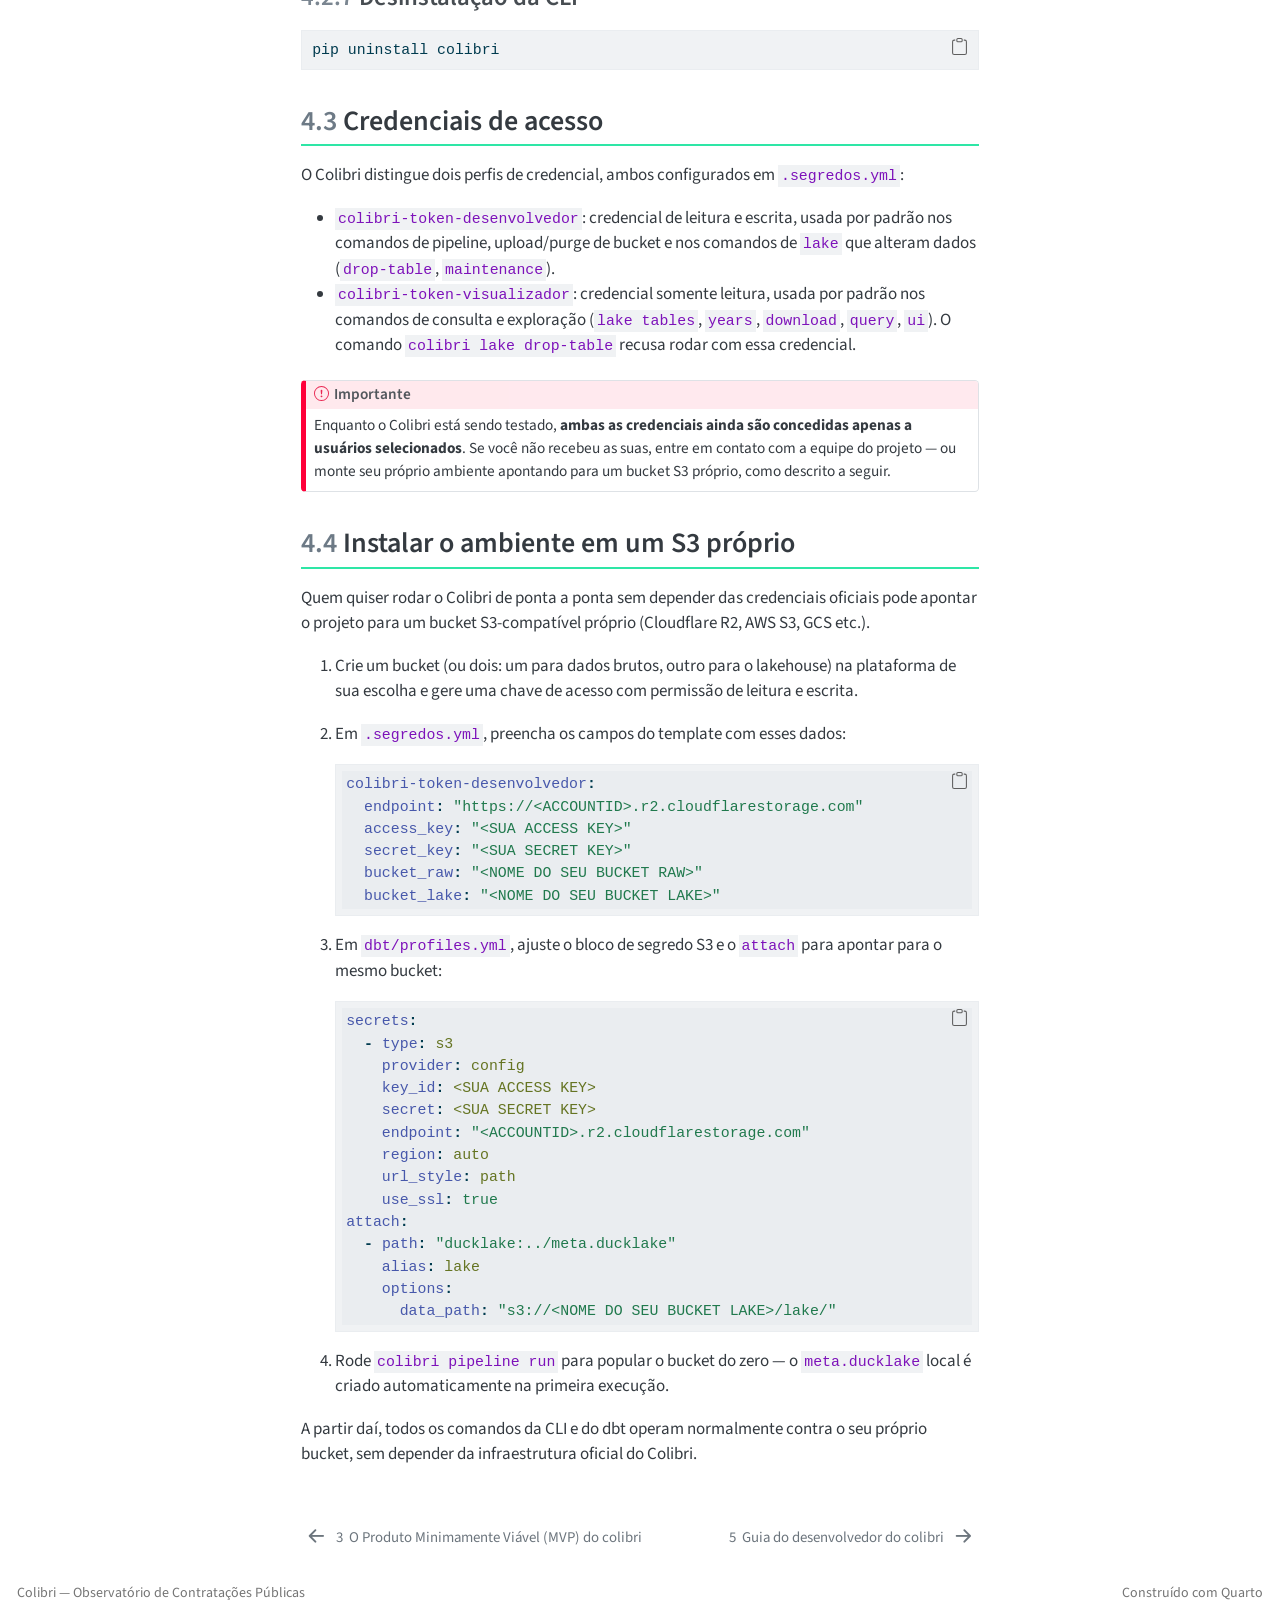
<file: 04-guia-instalacao.html>
<!DOCTYPE html>
<html xmlns="http://www.w3.org/1999/xhtml" lang="pt-BR" xml:lang="pt-BR"><head>

<meta charset="utf-8">
<meta name="generator" content="quarto-1.8.27">

<meta name="viewport" content="width=device-width, initial-scale=1.0, user-scalable=yes">


<title>4&nbsp; Guia de instalação do colibri – Colibri</title>
<style>
code{white-space: pre-wrap;}
span.smallcaps{font-variant: small-caps;}
div.columns{display: flex; gap: min(4vw, 1.5em);}
div.column{flex: auto; overflow-x: auto;}
div.hanging-indent{margin-left: 1.5em; text-indent: -1.5em;}
ul.task-list{list-style: none;}
ul.task-list li input[type="checkbox"] {
  width: 0.8em;
  margin: 0 0.8em 0.2em -1em; /* quarto-specific, see https://github.com/quarto-dev/quarto-cli/issues/4556 */ 
  vertical-align: middle;
}
/* CSS for syntax highlighting */
html { -webkit-text-size-adjust: 100%; }
pre > code.sourceCode { white-space: pre; position: relative; }
pre > code.sourceCode > span { display: inline-block; line-height: 1.25; }
pre > code.sourceCode > span:empty { height: 1.2em; }
.sourceCode { overflow: visible; }
code.sourceCode > span { color: inherit; text-decoration: inherit; }
div.sourceCode { margin: 1em 0; }
pre.sourceCode { margin: 0; }
@media screen {
div.sourceCode { overflow: auto; }
}
@media print {
pre > code.sourceCode { white-space: pre-wrap; }
pre > code.sourceCode > span { text-indent: -5em; padding-left: 5em; }
}
pre.numberSource code
  { counter-reset: source-line 0; }
pre.numberSource code > span
  { position: relative; left: -4em; counter-increment: source-line; }
pre.numberSource code > span > a:first-child::before
  { content: counter(source-line);
    position: relative; left: -1em; text-align: right; vertical-align: baseline;
    border: none; display: inline-block;
    -webkit-touch-callout: none; -webkit-user-select: none;
    -khtml-user-select: none; -moz-user-select: none;
    -ms-user-select: none; user-select: none;
    padding: 0 4px; width: 4em;
  }
pre.numberSource { margin-left: 3em;  padding-left: 4px; }
div.sourceCode
  {   }
@media screen {
pre > code.sourceCode > span > a:first-child::before { text-decoration: underline; }
}
</style>


<script src="site_libs/quarto-nav/quarto-nav.js"></script>
<script src="site_libs/quarto-nav/headroom.min.js"></script>
<script src="site_libs/clipboard/clipboard.min.js"></script>
<script src="site_libs/quarto-search/autocomplete.umd.js"></script>
<script src="site_libs/quarto-search/fuse.min.js"></script>
<script src="site_libs/quarto-search/quarto-search.js"></script>
<meta name="quarto:offset" content="./">
<link href="./05-guia-desenvolvedor.html" rel="next">
<link href="./03-mvp-colibri.html" rel="prev">
<script src="site_libs/quarto-html/quarto.js" type="module"></script>
<script src="site_libs/quarto-html/tabsets/tabsets.js" type="module"></script>
<script src="site_libs/quarto-html/axe/axe-check.js" type="module"></script>
<script src="site_libs/quarto-html/popper.min.js"></script>
<script src="site_libs/quarto-html/tippy.umd.min.js"></script>
<script src="site_libs/quarto-html/anchor.min.js"></script>
<link href="site_libs/quarto-html/tippy.css" rel="stylesheet">
<link href="site_libs/quarto-html/quarto-syntax-highlighting-ed96de9b727972fe78a7b5d16c58bf87.css" rel="stylesheet" id="quarto-text-highlighting-styles">
<script src="site_libs/bootstrap/bootstrap.min.js"></script>
<link href="site_libs/bootstrap/bootstrap-icons.css" rel="stylesheet">
<link href="site_libs/bootstrap/bootstrap-a21d5c2b6b58b49fd86187613cedbfdf.min.css" rel="stylesheet" append-hash="true" id="quarto-bootstrap" data-mode="light">
<script id="quarto-search-options" type="application/json">{
  "location": "sidebar",
  "copy-button": false,
  "collapse-after": 3,
  "panel-placement": "start",
  "type": "textbox",
  "limit": 50,
  "keyboard-shortcut": [
    "f",
    "/",
    "s"
  ],
  "show-item-context": false,
  "language": {
    "search-no-results-text": "Nenhum resultado",
    "search-matching-documents-text": "documentos correspondentes",
    "search-copy-link-title": "Copiar link para a busca",
    "search-hide-matches-text": "Esconder correspondências adicionais",
    "search-more-match-text": "mais correspondência neste documento",
    "search-more-matches-text": "mais correspondências neste documento",
    "search-clear-button-title": "Limpar",
    "search-text-placeholder": "",
    "search-detached-cancel-button-title": "Cancelar",
    "search-submit-button-title": "Enviar",
    "search-label": "Procurar"
  }
}</script>
<style>html{ scroll-behavior: smooth; }</style>


</head>

<body class="nav-sidebar floating quarto-light">

<div id="quarto-search-results"></div>
  <header id="quarto-header" class="headroom fixed-top">
  <nav class="quarto-secondary-nav">
    <div class="container-fluid d-flex">
      <button type="button" class="quarto-btn-toggle btn" data-bs-toggle="collapse" role="button" data-bs-target=".quarto-sidebar-collapse-item" aria-controls="quarto-sidebar" aria-expanded="false" aria-label="Alternar barra lateral" onclick="if (window.quartoToggleHeadroom) { window.quartoToggleHeadroom(); }">
        <i class="bi bi-layout-text-sidebar-reverse"></i>
      </button>
        <nav class="quarto-page-breadcrumbs" aria-label="breadcrumb"><ol class="breadcrumb"><li class="breadcrumb-item"><a href="./04-guia-instalacao.html"><span class="chapter-number">4</span>&nbsp; <span class="chapter-title">Guia de instalação do colibri</span></a></li></ol></nav>
        <a class="flex-grow-1" role="navigation" data-bs-toggle="collapse" data-bs-target=".quarto-sidebar-collapse-item" aria-controls="quarto-sidebar" aria-expanded="false" aria-label="Alternar barra lateral" onclick="if (window.quartoToggleHeadroom) { window.quartoToggleHeadroom(); }">      
        </a>
      <button type="button" class="btn quarto-search-button" aria-label="Procurar" onclick="window.quartoOpenSearch();">
        <i class="bi bi-search"></i>
      </button>
    </div>
  </nav>
</header>
<!-- content -->
<div id="quarto-content" class="quarto-container page-columns page-rows-contents page-layout-article">
<!-- sidebar -->
  <nav id="quarto-sidebar" class="sidebar collapse collapse-horizontal quarto-sidebar-collapse-item sidebar-navigation floating overflow-auto">
    <div class="pt-lg-2 mt-2 text-left sidebar-header">
    <div class="sidebar-title mb-0 py-0">
      <a href="./">Colibri</a> 
        <div class="sidebar-tools-main">
    <a href="https://github.com/gestaogovbr/colibri" title="Código fonte" class="quarto-navigation-tool px-1" aria-label="Código fonte"><i class="bi bi-github"></i></a>
</div>
    </div>
      </div>
        <div class="mt-2 flex-shrink-0 align-items-center">
        <div class="sidebar-search">
        <div id="quarto-search" class="" title="Procurar"></div>
        </div>
        </div>
    <div class="sidebar-menu-container"> 
    <ul class="list-unstyled mt-1">
        <li class="sidebar-item">
  <div class="sidebar-item-container"> 
  <a href="./index.html" class="sidebar-item-text sidebar-link">
 <span class="menu-text">Boas-vindas</span></a>
  </div>
</li>
        <li class="sidebar-item">
  <div class="sidebar-item-container"> 
  <a href="./01-observatorio-nao-precisa-lakehouse.html" class="sidebar-item-text sidebar-link">
 <span class="menu-text"><span class="chapter-number">1</span>&nbsp; <span class="chapter-title">O Observatório não precisa de um lakehouse</span></span></a>
  </div>
</li>
        <li class="sidebar-item">
  <div class="sidebar-item-container"> 
  <a href="./02-o-que-esperar-do-colibri.html" class="sidebar-item-text sidebar-link">
 <span class="menu-text"><span class="chapter-number">2</span>&nbsp; <span class="chapter-title">O que esperar do colibri</span></span></a>
  </div>
</li>
        <li class="sidebar-item">
  <div class="sidebar-item-container"> 
  <a href="./03-mvp-colibri.html" class="sidebar-item-text sidebar-link">
 <span class="menu-text"><span class="chapter-number">3</span>&nbsp; <span class="chapter-title">O Produto Minimamente Viável (MVP) do colibri</span></span></a>
  </div>
</li>
        <li class="sidebar-item">
  <div class="sidebar-item-container"> 
  <a href="./04-guia-instalacao.html" class="sidebar-item-text sidebar-link active">
 <span class="menu-text"><span class="chapter-number">4</span>&nbsp; <span class="chapter-title">Guia de instalação do colibri</span></span></a>
  </div>
</li>
        <li class="sidebar-item">
  <div class="sidebar-item-container"> 
  <a href="./05-guia-desenvolvedor.html" class="sidebar-item-text sidebar-link">
 <span class="menu-text"><span class="chapter-number">5</span>&nbsp; <span class="chapter-title">Guia do desenvolvedor do colibri</span></span></a>
  </div>
</li>
        <li class="sidebar-item">
  <div class="sidebar-item-container"> 
  <a href="./06-guia-analista.html" class="sidebar-item-text sidebar-link">
 <span class="menu-text"><span class="chapter-number">6</span>&nbsp; <span class="chapter-title">Guia do analista de dados do colibri</span></span></a>
  </div>
</li>
    </ul>
    </div>
</nav>
<div id="quarto-sidebar-glass" class="quarto-sidebar-collapse-item" data-bs-toggle="collapse" data-bs-target=".quarto-sidebar-collapse-item"></div>
<!-- margin-sidebar -->
    <div id="quarto-margin-sidebar" class="sidebar margin-sidebar">
        <nav id="TOC" role="doc-toc" class="toc-active">
    <h2 id="toc-title">Índice</h2>
   
  <ul>
  <li><a href="#pré-requisitos" id="toc-pré-requisitos" class="nav-link active" data-scroll-target="#pré-requisitos"><span class="header-section-number">4.1</span> Pré-requisitos</a></li>
  <li><a href="#passo-a-passo" id="toc-passo-a-passo" class="nav-link" data-scroll-target="#passo-a-passo"><span class="header-section-number">4.2</span> Passo a passo</a>
  <ul class="collapse">
  <li><a href="#clonar-o-repositório" id="toc-clonar-o-repositório" class="nav-link" data-scroll-target="#clonar-o-repositório"><span class="header-section-number">4.2.1</span> 1. Clonar o repositório</a></li>
  <li><a href="#criar-e-ativar-um-ambiente-virtual-recomendado" id="toc-criar-e-ativar-um-ambiente-virtual-recomendado" class="nav-link" data-scroll-target="#criar-e-ativar-um-ambiente-virtual-recomendado"><span class="header-section-number">4.2.2</span> 2. Criar e ativar um ambiente virtual (recomendado)</a></li>
  <li><a href="#instalar-a-cli-do-colibri" id="toc-instalar-a-cli-do-colibri" class="nav-link" data-scroll-target="#instalar-a-cli-do-colibri"><span class="header-section-number">4.2.3</span> 3. Instalar a CLI do <code>colibri</code></a></li>
  <li><a href="#instalar-as-dependências-do-dbt" id="toc-instalar-as-dependências-do-dbt" class="nav-link" data-scroll-target="#instalar-as-dependências-do-dbt"><span class="header-section-number">4.2.4</span> 4. Instalar as dependências do dbt</a></li>
  <li><a href="#configurar-os-segredos-do-bucket-r2" id="toc-configurar-os-segredos-do-bucket-r2" class="nav-link" data-scroll-target="#configurar-os-segredos-do-bucket-r2"><span class="header-section-number">4.2.5</span> 5. Configurar os segredos do bucket R2</a></li>
  <li><a href="#configurar-o-profiles.yml-do-dbt" id="toc-configurar-o-profiles.yml-do-dbt" class="nav-link" data-scroll-target="#configurar-o-profiles.yml-do-dbt"><span class="header-section-number">4.2.6</span> 6. Configurar o <code>profiles.yml</code> do dbt</a></li>
  <li><a href="#desinstalação-da-cli" id="toc-desinstalação-da-cli" class="nav-link" data-scroll-target="#desinstalação-da-cli"><span class="header-section-number">4.2.7</span> Desinstalação da CLI</a></li>
  </ul></li>
  <li><a href="#credenciais-de-acesso" id="toc-credenciais-de-acesso" class="nav-link" data-scroll-target="#credenciais-de-acesso"><span class="header-section-number">4.3</span> Credenciais de acesso</a></li>
  <li><a href="#instalar-o-ambiente-em-um-s3-próprio" id="toc-instalar-o-ambiente-em-um-s3-próprio" class="nav-link" data-scroll-target="#instalar-o-ambiente-em-um-s3-próprio"><span class="header-section-number">4.4</span> Instalar o ambiente em um S3 próprio</a></li>
  </ul>
</nav>
    </div>
<!-- main -->
<main class="content" id="quarto-document-content">

<header id="title-block-header" class="quarto-title-block default">
<div class="quarto-title">
<h1 class="title"><span class="chapter-number">4</span>&nbsp; <span class="chapter-title">Guia de instalação do colibri</span></h1>
</div>



<div class="quarto-title-meta">

    
  
    
  </div>
  


</header>


<p>Este guia detalha, passo a passo, a instalação descrita no <a href="https://github.com/gestaogovbr/colibri/blob/main/README.md">README</a> do repositório, com variações para Windows (PowerShell) e Mac/Linux.</p>
<section id="pré-requisitos" class="level2" data-number="4.1">
<h2 data-number="4.1" class="anchored" data-anchor-id="pré-requisitos"><span class="header-section-number">4.1</span> Pré-requisitos</h2>
<ul>
<li><strong>Python 3.12 ou superior</strong> instalado.</li>
<li><strong>git</strong> instalado.</li>
<li>Credenciais do Colibri (veja <a href="#credenciais-de-acesso">Credenciais de acesso</a> abaixo) — ou, alternativamente, um bucket S3-compatível próprio (veja <a href="#instalar-o-ambiente-em-um-s3-próprio">Instalar o ambiente em um S3 próprio</a>).</li>
</ul>
</section>
<section id="passo-a-passo" class="level2" data-number="4.2">
<h2 data-number="4.2" class="anchored" data-anchor-id="passo-a-passo"><span class="header-section-number">4.2</span> Passo a passo</h2>
<section id="clonar-o-repositório" class="level3" data-number="4.2.1">
<h3 data-number="4.2.1" class="anchored" data-anchor-id="clonar-o-repositório"><span class="header-section-number">4.2.1</span> 1. Clonar o repositório</h3>
<div class="tabset-margin-container"></div><div class="panel-tabset">
<ul class="nav nav-tabs" role="tablist"><li class="nav-item" role="presentation"><a class="nav-link active" id="tabset-1-1-tab" data-bs-toggle="tab" data-bs-target="#tabset-1-1" role="tab" aria-controls="tabset-1-1" aria-selected="true" href="">Mac / Linux</a></li><li class="nav-item" role="presentation"><a class="nav-link" id="tabset-1-2-tab" data-bs-toggle="tab" data-bs-target="#tabset-1-2" role="tab" aria-controls="tabset-1-2" aria-selected="false" href="">Windows (PowerShell)</a></li></ul>
<div class="tab-content">
<div id="tabset-1-1" class="tab-pane active" role="tabpanel" aria-labelledby="tabset-1-1-tab">
<div class="code-copy-outer-scaffold"><div class="sourceCode" id="cb1"><pre class="sourceCode bash code-with-copy"><code class="sourceCode bash"><span id="cb1-1"><a href="#cb1-1" aria-hidden="true" tabindex="-1"></a><span class="fu">git</span> clone https://github.com/gestaogovbr/colibri</span>
<span id="cb1-2"><a href="#cb1-2" aria-hidden="true" tabindex="-1"></a><span class="bu">cd</span> colibri</span></code></pre></div><button title="Copiar para a área de transferência" class="code-copy-button"><i class="bi"></i></button></div>
</div>
<div id="tabset-1-2" class="tab-pane" role="tabpanel" aria-labelledby="tabset-1-2-tab">
<div class="code-copy-outer-scaffold"><div class="sourceCode" id="cb2"><pre class="sourceCode powershell code-with-copy"><code class="sourceCode powershell"><span id="cb2-1"><a href="#cb2-1" aria-hidden="true" tabindex="-1"></a>git clone https<span class="op">://</span>github<span class="op">.</span><span class="fu">com</span><span class="op">/</span>gestaogovbr<span class="op">/</span>colibri</span>
<span id="cb2-2"><a href="#cb2-2" aria-hidden="true" tabindex="-1"></a><span class="fu">cd</span> colibri</span></code></pre></div><button title="Copiar para a área de transferência" class="code-copy-button"><i class="bi"></i></button></div>
</div>
</div>
</div>
</section>
<section id="criar-e-ativar-um-ambiente-virtual-recomendado" class="level3" data-number="4.2.2">
<h3 data-number="4.2.2" class="anchored" data-anchor-id="criar-e-ativar-um-ambiente-virtual-recomendado"><span class="header-section-number">4.2.2</span> 2. Criar e ativar um ambiente virtual (recomendado)</h3>
<p>O repositório não exige um ambiente virtual especificamente, mas é a forma mais segura de isolar as dependências do Colibri do resto do sistema.</p>
<div class="tabset-margin-container"></div><div class="panel-tabset">
<ul class="nav nav-tabs" role="tablist"><li class="nav-item" role="presentation"><a class="nav-link active" id="tabset-2-1-tab" data-bs-toggle="tab" data-bs-target="#tabset-2-1" role="tab" aria-controls="tabset-2-1" aria-selected="true" href="">Mac / Linux</a></li><li class="nav-item" role="presentation"><a class="nav-link" id="tabset-2-2-tab" data-bs-toggle="tab" data-bs-target="#tabset-2-2" role="tab" aria-controls="tabset-2-2" aria-selected="false" href="">Windows (PowerShell)</a></li></ul>
<div class="tab-content">
<div id="tabset-2-1" class="tab-pane active" role="tabpanel" aria-labelledby="tabset-2-1-tab">
<div class="code-copy-outer-scaffold"><div class="sourceCode" id="cb3"><pre class="sourceCode bash code-with-copy"><code class="sourceCode bash"><span id="cb3-1"><a href="#cb3-1" aria-hidden="true" tabindex="-1"></a><span class="ex">python3</span> <span class="at">-m</span> venv env</span>
<span id="cb3-2"><a href="#cb3-2" aria-hidden="true" tabindex="-1"></a><span class="bu">source</span> env/bin/activate</span></code></pre></div><button title="Copiar para a área de transferência" class="code-copy-button"><i class="bi"></i></button></div>
</div>
<div id="tabset-2-2" class="tab-pane" role="tabpanel" aria-labelledby="tabset-2-2-tab">
<div class="code-copy-outer-scaffold"><div class="sourceCode" id="cb4"><pre class="sourceCode powershell code-with-copy"><code class="sourceCode powershell"><span id="cb4-1"><a href="#cb4-1" aria-hidden="true" tabindex="-1"></a>python <span class="op">-</span>m venv env</span>
<span id="cb4-2"><a href="#cb4-2" aria-hidden="true" tabindex="-1"></a><span class="op">.</span>\env\Scripts\Activate<span class="op">.</span><span class="fu">ps1</span></span></code></pre></div><button title="Copiar para a área de transferência" class="code-copy-button"><i class="bi"></i></button></div>
<p>Se o PowerShell bloquear a ativação com um erro de política de execução, rode uma vez (como o próprio usuário, sem precisar de administrador):</p>
<div class="code-copy-outer-scaffold"><div class="sourceCode" id="cb5"><pre class="sourceCode powershell code-with-copy"><code class="sourceCode powershell"><span id="cb5-1"><a href="#cb5-1" aria-hidden="true" tabindex="-1"></a><span class="fu">Set-ExecutionPolicy</span> <span class="op">-</span>Scope CurrentUser <span class="op">-</span>ExecutionPolicy RemoteSigned</span></code></pre></div><button title="Copiar para a área de transferência" class="code-copy-button"><i class="bi"></i></button></div>
</div>
</div>
</div>
</section>
<section id="instalar-a-cli-do-colibri" class="level3" data-number="4.2.3">
<h3 data-number="4.2.3" class="anchored" data-anchor-id="instalar-a-cli-do-colibri"><span class="header-section-number">4.2.3</span> 3. Instalar a CLI do <code>colibri</code></h3>
<p>Instala a CLI localmente, junto com as dependências Python do projeto.</p>
<div class="code-copy-outer-scaffold"><div class="sourceCode" id="cb6"><pre class="sourceCode bash code-with-copy"><code class="sourceCode bash"><span id="cb6-1"><a href="#cb6-1" aria-hidden="true" tabindex="-1"></a><span class="ex">pip</span> install <span class="at">-e</span> .</span></code></pre></div><button title="Copiar para a área de transferência" class="code-copy-button"><i class="bi"></i></button></div>
</section>
<section id="instalar-as-dependências-do-dbt" class="level3" data-number="4.2.4">
<h3 data-number="4.2.4" class="anchored" data-anchor-id="instalar-as-dependências-do-dbt"><span class="header-section-number">4.2.4</span> 4. Instalar as dependências do dbt</h3>
<div class="code-copy-outer-scaffold"><div class="sourceCode" id="cb7"><pre class="sourceCode bash code-with-copy"><code class="sourceCode bash"><span id="cb7-1"><a href="#cb7-1" aria-hidden="true" tabindex="-1"></a><span class="bu">cd</span> dbt</span>
<span id="cb7-2"><a href="#cb7-2" aria-hidden="true" tabindex="-1"></a><span class="ex">dbt</span> deps</span>
<span id="cb7-3"><a href="#cb7-3" aria-hidden="true" tabindex="-1"></a><span class="bu">cd</span> ..</span></code></pre></div><button title="Copiar para a área de transferência" class="code-copy-button"><i class="bi"></i></button></div>
</section>
<section id="configurar-os-segredos-do-bucket-r2" class="level3" data-number="4.2.5">
<h3 data-number="4.2.5" class="anchored" data-anchor-id="configurar-os-segredos-do-bucket-r2"><span class="header-section-number">4.2.5</span> 5. Configurar os segredos do bucket R2</h3>
<p>Copie o template e preencha com suas credenciais:</p>
<div class="code-copy-outer-scaffold"><div class="sourceCode" id="cb8"><pre class="sourceCode bash code-with-copy"><code class="sourceCode bash"><span id="cb8-1"><a href="#cb8-1" aria-hidden="true" tabindex="-1"></a><span class="fu">cp</span> .segredos_template.yml .segredos.yml</span></code></pre></div><button title="Copiar para a área de transferência" class="code-copy-button"><i class="bi"></i></button></div>
</section>
<section id="configurar-o-profiles.yml-do-dbt" class="level3" data-number="4.2.6">
<h3 data-number="4.2.6" class="anchored" data-anchor-id="configurar-o-profiles.yml-do-dbt"><span class="header-section-number">4.2.6</span> 6. Configurar o <code>profiles.yml</code> do dbt</h3>
<p>O template já vem pronto, sem caminhos para editar — os caminhos são relativos ao diretório <code>dbt/</code>:</p>
<div class="code-copy-outer-scaffold"><div class="sourceCode" id="cb9"><pre class="sourceCode bash code-with-copy"><code class="sourceCode bash"><span id="cb9-1"><a href="#cb9-1" aria-hidden="true" tabindex="-1"></a><span class="fu">cp</span> dbt/profiles_template.yml dbt/profiles.yml</span></code></pre></div><button title="Copiar para a área de transferência" class="code-copy-button"><i class="bi"></i></button></div>
</section>
<section id="desinstalação-da-cli" class="level3" data-number="4.2.7">
<h3 data-number="4.2.7" class="anchored" data-anchor-id="desinstalação-da-cli"><span class="header-section-number">4.2.7</span> Desinstalação da CLI</h3>
<div class="code-copy-outer-scaffold"><div class="sourceCode" id="cb10"><pre class="sourceCode bash code-with-copy"><code class="sourceCode bash"><span id="cb10-1"><a href="#cb10-1" aria-hidden="true" tabindex="-1"></a><span class="ex">pip</span> uninstall colibri</span></code></pre></div><button title="Copiar para a área de transferência" class="code-copy-button"><i class="bi"></i></button></div>
</section>
</section>
<section id="credenciais-de-acesso" class="level2" data-number="4.3">
<h2 data-number="4.3" class="anchored" data-anchor-id="credenciais-de-acesso"><span class="header-section-number">4.3</span> Credenciais de acesso</h2>
<p>O Colibri distingue dois perfis de credencial, ambos configurados em <code>.segredos.yml</code>:</p>
<ul>
<li><strong><code>colibri-token-desenvolvedor</code></strong>: credencial de leitura e escrita, usada por padrão nos comandos de pipeline, upload/purge de bucket e nos comandos de <code>lake</code> que alteram dados (<code>drop-table</code>, <code>maintenance</code>).</li>
<li><strong><code>colibri-token-visualizador</code></strong>: credencial somente leitura, usada por padrão nos comandos de consulta e exploração (<code>lake tables</code>, <code>years</code>, <code>download</code>, <code>query</code>, <code>ui</code>). O comando <code>colibri lake drop-table</code> recusa rodar com essa credencial.</li>
</ul>
<div class="callout callout-style-default callout-important callout-titled">
<div class="callout-header d-flex align-content-center">
<div class="callout-icon-container">
<i class="callout-icon"></i>
</div>
<div class="callout-title-container flex-fill">
Importante
</div>
</div>
<div class="callout-body-container callout-body">
<p>Enquanto o Colibri está sendo testado, <strong>ambas as credenciais ainda são concedidas apenas a usuários selecionados</strong>. Se você não recebeu as suas, entre em contato com a equipe do projeto — ou monte seu próprio ambiente apontando para um bucket S3 próprio, como descrito a seguir.</p>
</div>
</div>
</section>
<section id="instalar-o-ambiente-em-um-s3-próprio" class="level2" data-number="4.4">
<h2 data-number="4.4" class="anchored" data-anchor-id="instalar-o-ambiente-em-um-s3-próprio"><span class="header-section-number">4.4</span> Instalar o ambiente em um S3 próprio</h2>
<p>Quem quiser rodar o Colibri de ponta a ponta sem depender das credenciais oficiais pode apontar o projeto para um bucket S3-compatível próprio (Cloudflare R2, AWS S3, GCS etc.).</p>
<ol type="1">
<li><p>Crie um bucket (ou dois: um para dados brutos, outro para o lakehouse) na plataforma de sua escolha e gere uma chave de acesso com permissão de leitura e escrita.</p></li>
<li><p>Em <code>.segredos.yml</code>, preencha os campos do template com esses dados:</p>
<div class="code-copy-outer-scaffold"><div class="sourceCode" id="cb11"><pre class="sourceCode yaml code-with-copy"><code class="sourceCode yaml"><span id="cb11-1"><a href="#cb11-1" aria-hidden="true" tabindex="-1"></a><span class="fu">colibri-token-desenvolvedor</span><span class="kw">:</span></span>
<span id="cb11-2"><a href="#cb11-2" aria-hidden="true" tabindex="-1"></a><span class="at">  </span><span class="fu">endpoint</span><span class="kw">:</span><span class="at"> </span><span class="st">"https://&lt;ACCOUNTID&gt;.r2.cloudflarestorage.com"</span></span>
<span id="cb11-3"><a href="#cb11-3" aria-hidden="true" tabindex="-1"></a><span class="at">  </span><span class="fu">access_key</span><span class="kw">:</span><span class="at"> </span><span class="st">"&lt;SUA ACCESS KEY&gt;"</span></span>
<span id="cb11-4"><a href="#cb11-4" aria-hidden="true" tabindex="-1"></a><span class="at">  </span><span class="fu">secret_key</span><span class="kw">:</span><span class="at"> </span><span class="st">"&lt;SUA SECRET KEY&gt;"</span></span>
<span id="cb11-5"><a href="#cb11-5" aria-hidden="true" tabindex="-1"></a><span class="at">  </span><span class="fu">bucket_raw</span><span class="kw">:</span><span class="at"> </span><span class="st">"&lt;NOME DO SEU BUCKET RAW&gt;"</span></span>
<span id="cb11-6"><a href="#cb11-6" aria-hidden="true" tabindex="-1"></a><span class="at">  </span><span class="fu">bucket_lake</span><span class="kw">:</span><span class="at"> </span><span class="st">"&lt;NOME DO SEU BUCKET LAKE&gt;"</span></span></code></pre></div><button title="Copiar para a área de transferência" class="code-copy-button"><i class="bi"></i></button></div></li>
<li><p>Em <code>dbt/profiles.yml</code>, ajuste o bloco de segredo S3 e o <code>attach</code> para apontar para o mesmo bucket:</p>
<div class="code-copy-outer-scaffold"><div class="sourceCode" id="cb12"><pre class="sourceCode yaml code-with-copy"><code class="sourceCode yaml"><span id="cb12-1"><a href="#cb12-1" aria-hidden="true" tabindex="-1"></a><span class="fu">secrets</span><span class="kw">:</span></span>
<span id="cb12-2"><a href="#cb12-2" aria-hidden="true" tabindex="-1"></a><span class="at">  </span><span class="kw">-</span><span class="at"> </span><span class="fu">type</span><span class="kw">:</span><span class="at"> s3</span></span>
<span id="cb12-3"><a href="#cb12-3" aria-hidden="true" tabindex="-1"></a><span class="at">    </span><span class="fu">provider</span><span class="kw">:</span><span class="at"> config</span></span>
<span id="cb12-4"><a href="#cb12-4" aria-hidden="true" tabindex="-1"></a><span class="at">    </span><span class="fu">key_id</span><span class="kw">:</span><span class="at"> &lt;SUA ACCESS KEY&gt;</span></span>
<span id="cb12-5"><a href="#cb12-5" aria-hidden="true" tabindex="-1"></a><span class="at">    </span><span class="fu">secret</span><span class="kw">:</span><span class="at"> &lt;SUA SECRET KEY&gt;</span></span>
<span id="cb12-6"><a href="#cb12-6" aria-hidden="true" tabindex="-1"></a><span class="at">    </span><span class="fu">endpoint</span><span class="kw">:</span><span class="at"> </span><span class="st">"&lt;ACCOUNTID&gt;.r2.cloudflarestorage.com"</span></span>
<span id="cb12-7"><a href="#cb12-7" aria-hidden="true" tabindex="-1"></a><span class="at">    </span><span class="fu">region</span><span class="kw">:</span><span class="at"> auto</span></span>
<span id="cb12-8"><a href="#cb12-8" aria-hidden="true" tabindex="-1"></a><span class="at">    </span><span class="fu">url_style</span><span class="kw">:</span><span class="at"> path</span></span>
<span id="cb12-9"><a href="#cb12-9" aria-hidden="true" tabindex="-1"></a><span class="at">    </span><span class="fu">use_ssl</span><span class="kw">:</span><span class="at"> </span><span class="ch">true</span></span>
<span id="cb12-10"><a href="#cb12-10" aria-hidden="true" tabindex="-1"></a><span class="fu">attach</span><span class="kw">:</span></span>
<span id="cb12-11"><a href="#cb12-11" aria-hidden="true" tabindex="-1"></a><span class="at">  </span><span class="kw">-</span><span class="at"> </span><span class="fu">path</span><span class="kw">:</span><span class="at"> </span><span class="st">"ducklake:../meta.ducklake"</span></span>
<span id="cb12-12"><a href="#cb12-12" aria-hidden="true" tabindex="-1"></a><span class="at">    </span><span class="fu">alias</span><span class="kw">:</span><span class="at"> lake</span></span>
<span id="cb12-13"><a href="#cb12-13" aria-hidden="true" tabindex="-1"></a><span class="at">    </span><span class="fu">options</span><span class="kw">:</span></span>
<span id="cb12-14"><a href="#cb12-14" aria-hidden="true" tabindex="-1"></a><span class="at">      </span><span class="fu">data_path</span><span class="kw">:</span><span class="at"> </span><span class="st">"s3://&lt;NOME DO SEU BUCKET LAKE&gt;/lake/"</span></span></code></pre></div><button title="Copiar para a área de transferência" class="code-copy-button"><i class="bi"></i></button></div></li>
<li><p>Rode <code>colibri pipeline run</code> para popular o bucket do zero — o <code>meta.ducklake</code> local é criado automaticamente na primeira execução.</p></li>
</ol>
<p>A partir daí, todos os comandos da CLI e do dbt operam normalmente contra o seu próprio bucket, sem depender da infraestrutura oficial do Colibri.</p>


</section>

</main> <!-- /main -->
<script id="quarto-html-after-body" type="application/javascript">
  window.document.addEventListener("DOMContentLoaded", function (event) {
    const icon = "";
    const anchorJS = new window.AnchorJS();
    anchorJS.options = {
      placement: 'right',
      icon: icon
    };
    anchorJS.add('.anchored');
    const isCodeAnnotation = (el) => {
      for (const clz of el.classList) {
        if (clz.startsWith('code-annotation-')) {                     
          return true;
        }
      }
      return false;
    }
    const onCopySuccess = function(e) {
      // button target
      const button = e.trigger;
      // don't keep focus
      button.blur();
      // flash "checked"
      button.classList.add('code-copy-button-checked');
      var currentTitle = button.getAttribute("title");
      button.setAttribute("title", "Copiada");
      let tooltip;
      if (window.bootstrap) {
        button.setAttribute("data-bs-toggle", "tooltip");
        button.setAttribute("data-bs-placement", "left");
        button.setAttribute("data-bs-title", "Copiada");
        tooltip = new bootstrap.Tooltip(button, 
          { trigger: "manual", 
            customClass: "code-copy-button-tooltip",
            offset: [0, -8]});
        tooltip.show();    
      }
      setTimeout(function() {
        if (tooltip) {
          tooltip.hide();
          button.removeAttribute("data-bs-title");
          button.removeAttribute("data-bs-toggle");
          button.removeAttribute("data-bs-placement");
        }
        button.setAttribute("title", currentTitle);
        button.classList.remove('code-copy-button-checked');
      }, 1000);
      // clear code selection
      e.clearSelection();
    }
    const getTextToCopy = function(trigger) {
      const outerScaffold = trigger.parentElement.cloneNode(true);
      const codeEl = outerScaffold.querySelector('code');
      for (const childEl of codeEl.children) {
        if (isCodeAnnotation(childEl)) {
          childEl.remove();
        }
      }
      return codeEl.innerText;
    }
    const clipboard = new window.ClipboardJS('.code-copy-button:not([data-in-quarto-modal])', {
      text: getTextToCopy
    });
    clipboard.on('success', onCopySuccess);
    if (window.document.getElementById('quarto-embedded-source-code-modal')) {
      const clipboardModal = new window.ClipboardJS('.code-copy-button[data-in-quarto-modal]', {
        text: getTextToCopy,
        container: window.document.getElementById('quarto-embedded-source-code-modal')
      });
      clipboardModal.on('success', onCopySuccess);
    }
      var localhostRegex = new RegExp(/^(?:http|https):\/\/localhost\:?[0-9]*\//);
      var mailtoRegex = new RegExp(/^mailto:/);
        var filterRegex = new RegExp('/' + window.location.host + '/');
      var isInternal = (href) => {
          return filterRegex.test(href) || localhostRegex.test(href) || mailtoRegex.test(href);
      }
      // Inspect non-navigation links and adorn them if external
     var links = window.document.querySelectorAll('a[href]:not(.nav-link):not(.navbar-brand):not(.toc-action):not(.sidebar-link):not(.sidebar-item-toggle):not(.pagination-link):not(.no-external):not([aria-hidden]):not(.dropdown-item):not(.quarto-navigation-tool):not(.about-link)');
      for (var i=0; i<links.length; i++) {
        const link = links[i];
        if (!isInternal(link.href)) {
          // undo the damage that might have been done by quarto-nav.js in the case of
          // links that we want to consider external
          if (link.dataset.originalHref !== undefined) {
            link.href = link.dataset.originalHref;
          }
        }
      }
    function tippyHover(el, contentFn, onTriggerFn, onUntriggerFn) {
      const config = {
        allowHTML: true,
        maxWidth: 500,
        delay: 100,
        arrow: false,
        appendTo: function(el) {
            return el.parentElement;
        },
        interactive: true,
        interactiveBorder: 10,
        theme: 'quarto',
        placement: 'bottom-start',
      };
      if (contentFn) {
        config.content = contentFn;
      }
      if (onTriggerFn) {
        config.onTrigger = onTriggerFn;
      }
      if (onUntriggerFn) {
        config.onUntrigger = onUntriggerFn;
      }
      window.tippy(el, config); 
    }
    const noterefs = window.document.querySelectorAll('a[role="doc-noteref"]');
    for (var i=0; i<noterefs.length; i++) {
      const ref = noterefs[i];
      tippyHover(ref, function() {
        // use id or data attribute instead here
        let href = ref.getAttribute('data-footnote-href') || ref.getAttribute('href');
        try { href = new URL(href).hash; } catch {}
        const id = href.replace(/^#\/?/, "");
        const note = window.document.getElementById(id);
        if (note) {
          return note.innerHTML;
        } else {
          return "";
        }
      });
    }
    const xrefs = window.document.querySelectorAll('a.quarto-xref');
    const processXRef = (id, note) => {
      // Strip column container classes
      const stripColumnClz = (el) => {
        el.classList.remove("page-full", "page-columns");
        if (el.children) {
          for (const child of el.children) {
            stripColumnClz(child);
          }
        }
      }
      stripColumnClz(note)
      if (id === null || id.startsWith('sec-')) {
        // Special case sections, only their first couple elements
        const container = document.createElement("div");
        if (note.children && note.children.length > 2) {
          container.appendChild(note.children[0].cloneNode(true));
          for (let i = 1; i < note.children.length; i++) {
            const child = note.children[i];
            if (child.tagName === "P" && child.innerText === "") {
              continue;
            } else {
              container.appendChild(child.cloneNode(true));
              break;
            }
          }
          if (window.Quarto?.typesetMath) {
            window.Quarto.typesetMath(container);
          }
          return container.innerHTML
        } else {
          if (window.Quarto?.typesetMath) {
            window.Quarto.typesetMath(note);
          }
          return note.innerHTML;
        }
      } else {
        // Remove any anchor links if they are present
        const anchorLink = note.querySelector('a.anchorjs-link');
        if (anchorLink) {
          anchorLink.remove();
        }
        if (window.Quarto?.typesetMath) {
          window.Quarto.typesetMath(note);
        }
        if (note.classList.contains("callout")) {
          return note.outerHTML;
        } else {
          return note.innerHTML;
        }
      }
    }
    for (var i=0; i<xrefs.length; i++) {
      const xref = xrefs[i];
      tippyHover(xref, undefined, function(instance) {
        instance.disable();
        let url = xref.getAttribute('href');
        let hash = undefined; 
        if (url.startsWith('#')) {
          hash = url;
        } else {
          try { hash = new URL(url).hash; } catch {}
        }
        if (hash) {
          const id = hash.replace(/^#\/?/, "");
          const note = window.document.getElementById(id);
          if (note !== null) {
            try {
              const html = processXRef(id, note.cloneNode(true));
              instance.setContent(html);
            } finally {
              instance.enable();
              instance.show();
            }
          } else {
            // See if we can fetch this
            fetch(url.split('#')[0])
            .then(res => res.text())
            .then(html => {
              const parser = new DOMParser();
              const htmlDoc = parser.parseFromString(html, "text/html");
              const note = htmlDoc.getElementById(id);
              if (note !== null) {
                const html = processXRef(id, note);
                instance.setContent(html);
              } 
            }).finally(() => {
              instance.enable();
              instance.show();
            });
          }
        } else {
          // See if we can fetch a full url (with no hash to target)
          // This is a special case and we should probably do some content thinning / targeting
          fetch(url)
          .then(res => res.text())
          .then(html => {
            const parser = new DOMParser();
            const htmlDoc = parser.parseFromString(html, "text/html");
            const note = htmlDoc.querySelector('main.content');
            if (note !== null) {
              // This should only happen for chapter cross references
              // (since there is no id in the URL)
              // remove the first header
              if (note.children.length > 0 && note.children[0].tagName === "HEADER") {
                note.children[0].remove();
              }
              const html = processXRef(null, note);
              instance.setContent(html);
            } 
          }).finally(() => {
            instance.enable();
            instance.show();
          });
        }
      }, function(instance) {
      });
    }
        let selectedAnnoteEl;
        const selectorForAnnotation = ( cell, annotation) => {
          let cellAttr = 'data-code-cell="' + cell + '"';
          let lineAttr = 'data-code-annotation="' +  annotation + '"';
          const selector = 'span[' + cellAttr + '][' + lineAttr + ']';
          return selector;
        }
        const selectCodeLines = (annoteEl) => {
          const doc = window.document;
          const targetCell = annoteEl.getAttribute("data-target-cell");
          const targetAnnotation = annoteEl.getAttribute("data-target-annotation");
          const annoteSpan = window.document.querySelector(selectorForAnnotation(targetCell, targetAnnotation));
          const lines = annoteSpan.getAttribute("data-code-lines").split(",");
          const lineIds = lines.map((line) => {
            return targetCell + "-" + line;
          })
          let top = null;
          let height = null;
          let parent = null;
          if (lineIds.length > 0) {
              //compute the position of the single el (top and bottom and make a div)
              const el = window.document.getElementById(lineIds[0]);
              top = el.offsetTop;
              height = el.offsetHeight;
              parent = el.parentElement.parentElement;
            if (lineIds.length > 1) {
              const lastEl = window.document.getElementById(lineIds[lineIds.length - 1]);
              const bottom = lastEl.offsetTop + lastEl.offsetHeight;
              height = bottom - top;
            }
            if (top !== null && height !== null && parent !== null) {
              // cook up a div (if necessary) and position it 
              let div = window.document.getElementById("code-annotation-line-highlight");
              if (div === null) {
                div = window.document.createElement("div");
                div.setAttribute("id", "code-annotation-line-highlight");
                div.style.position = 'absolute';
                parent.appendChild(div);
              }
              div.style.top = top - 2 + "px";
              div.style.height = height + 4 + "px";
              div.style.left = 0;
              let gutterDiv = window.document.getElementById("code-annotation-line-highlight-gutter");
              if (gutterDiv === null) {
                gutterDiv = window.document.createElement("div");
                gutterDiv.setAttribute("id", "code-annotation-line-highlight-gutter");
                gutterDiv.style.position = 'absolute';
                const codeCell = window.document.getElementById(targetCell);
                const gutter = codeCell.querySelector('.code-annotation-gutter');
                gutter.appendChild(gutterDiv);
              }
              gutterDiv.style.top = top - 2 + "px";
              gutterDiv.style.height = height + 4 + "px";
            }
            selectedAnnoteEl = annoteEl;
          }
        };
        const unselectCodeLines = () => {
          const elementsIds = ["code-annotation-line-highlight", "code-annotation-line-highlight-gutter"];
          elementsIds.forEach((elId) => {
            const div = window.document.getElementById(elId);
            if (div) {
              div.remove();
            }
          });
          selectedAnnoteEl = undefined;
        };
          // Handle positioning of the toggle
      window.addEventListener(
        "resize",
        throttle(() => {
          elRect = undefined;
          if (selectedAnnoteEl) {
            selectCodeLines(selectedAnnoteEl);
          }
        }, 10)
      );
      function throttle(fn, ms) {
      let throttle = false;
      let timer;
        return (...args) => {
          if(!throttle) { // first call gets through
              fn.apply(this, args);
              throttle = true;
          } else { // all the others get throttled
              if(timer) clearTimeout(timer); // cancel #2
              timer = setTimeout(() => {
                fn.apply(this, args);
                timer = throttle = false;
              }, ms);
          }
        };
      }
        // Attach click handler to the DT
        const annoteDls = window.document.querySelectorAll('dt[data-target-cell]');
        for (const annoteDlNode of annoteDls) {
          annoteDlNode.addEventListener('click', (event) => {
            const clickedEl = event.target;
            if (clickedEl !== selectedAnnoteEl) {
              unselectCodeLines();
              const activeEl = window.document.querySelector('dt[data-target-cell].code-annotation-active');
              if (activeEl) {
                activeEl.classList.remove('code-annotation-active');
              }
              selectCodeLines(clickedEl);
              clickedEl.classList.add('code-annotation-active');
            } else {
              // Unselect the line
              unselectCodeLines();
              clickedEl.classList.remove('code-annotation-active');
            }
          });
        }
    const findCites = (el) => {
      const parentEl = el.parentElement;
      if (parentEl) {
        const cites = parentEl.dataset.cites;
        if (cites) {
          return {
            el,
            cites: cites.split(' ')
          };
        } else {
          return findCites(el.parentElement)
        }
      } else {
        return undefined;
      }
    };
    var bibliorefs = window.document.querySelectorAll('a[role="doc-biblioref"]');
    for (var i=0; i<bibliorefs.length; i++) {
      const ref = bibliorefs[i];
      const citeInfo = findCites(ref);
      if (citeInfo) {
        tippyHover(citeInfo.el, function() {
          var popup = window.document.createElement('div');
          citeInfo.cites.forEach(function(cite) {
            var citeDiv = window.document.createElement('div');
            citeDiv.classList.add('hanging-indent');
            citeDiv.classList.add('csl-entry');
            var biblioDiv = window.document.getElementById('ref-' + cite);
            if (biblioDiv) {
              citeDiv.innerHTML = biblioDiv.innerHTML;
            }
            popup.appendChild(citeDiv);
          });
          return popup.innerHTML;
        });
      }
    }
  });
  </script>
<nav class="page-navigation">
  <div class="nav-page nav-page-previous">
      <a href="./03-mvp-colibri.html" class="pagination-link" aria-label="O Produto Minimamente Viável (MVP) do colibri">
        <i class="bi bi-arrow-left-short"></i> <span class="nav-page-text"><span class="chapter-number">3</span>&nbsp; <span class="chapter-title">O Produto Minimamente Viável (MVP) do colibri</span></span>
      </a>          
  </div>
  <div class="nav-page nav-page-next">
      <a href="./05-guia-desenvolvedor.html" class="pagination-link" aria-label="Guia do desenvolvedor do colibri">
        <span class="nav-page-text"><span class="chapter-number">5</span>&nbsp; <span class="chapter-title">Guia do desenvolvedor do colibri</span></span> <i class="bi bi-arrow-right-short"></i>
      </a>
  </div>
</nav>
</div> <!-- /content -->
<footer class="footer">
  <div class="nav-footer">
    <div class="nav-footer-left">
<p>Colibri — Observatório de Contratações Públicas</p>
</div>   
    <div class="nav-footer-center">
      &nbsp;
    </div>
    <div class="nav-footer-right">
<p>Construído com <a href="https://quarto.org">Quarto</a></p>
</div>
  </div>
</footer>




<script src="site_libs/quarto-html/zenscroll-min.js"></script>
</body></html>
</file>
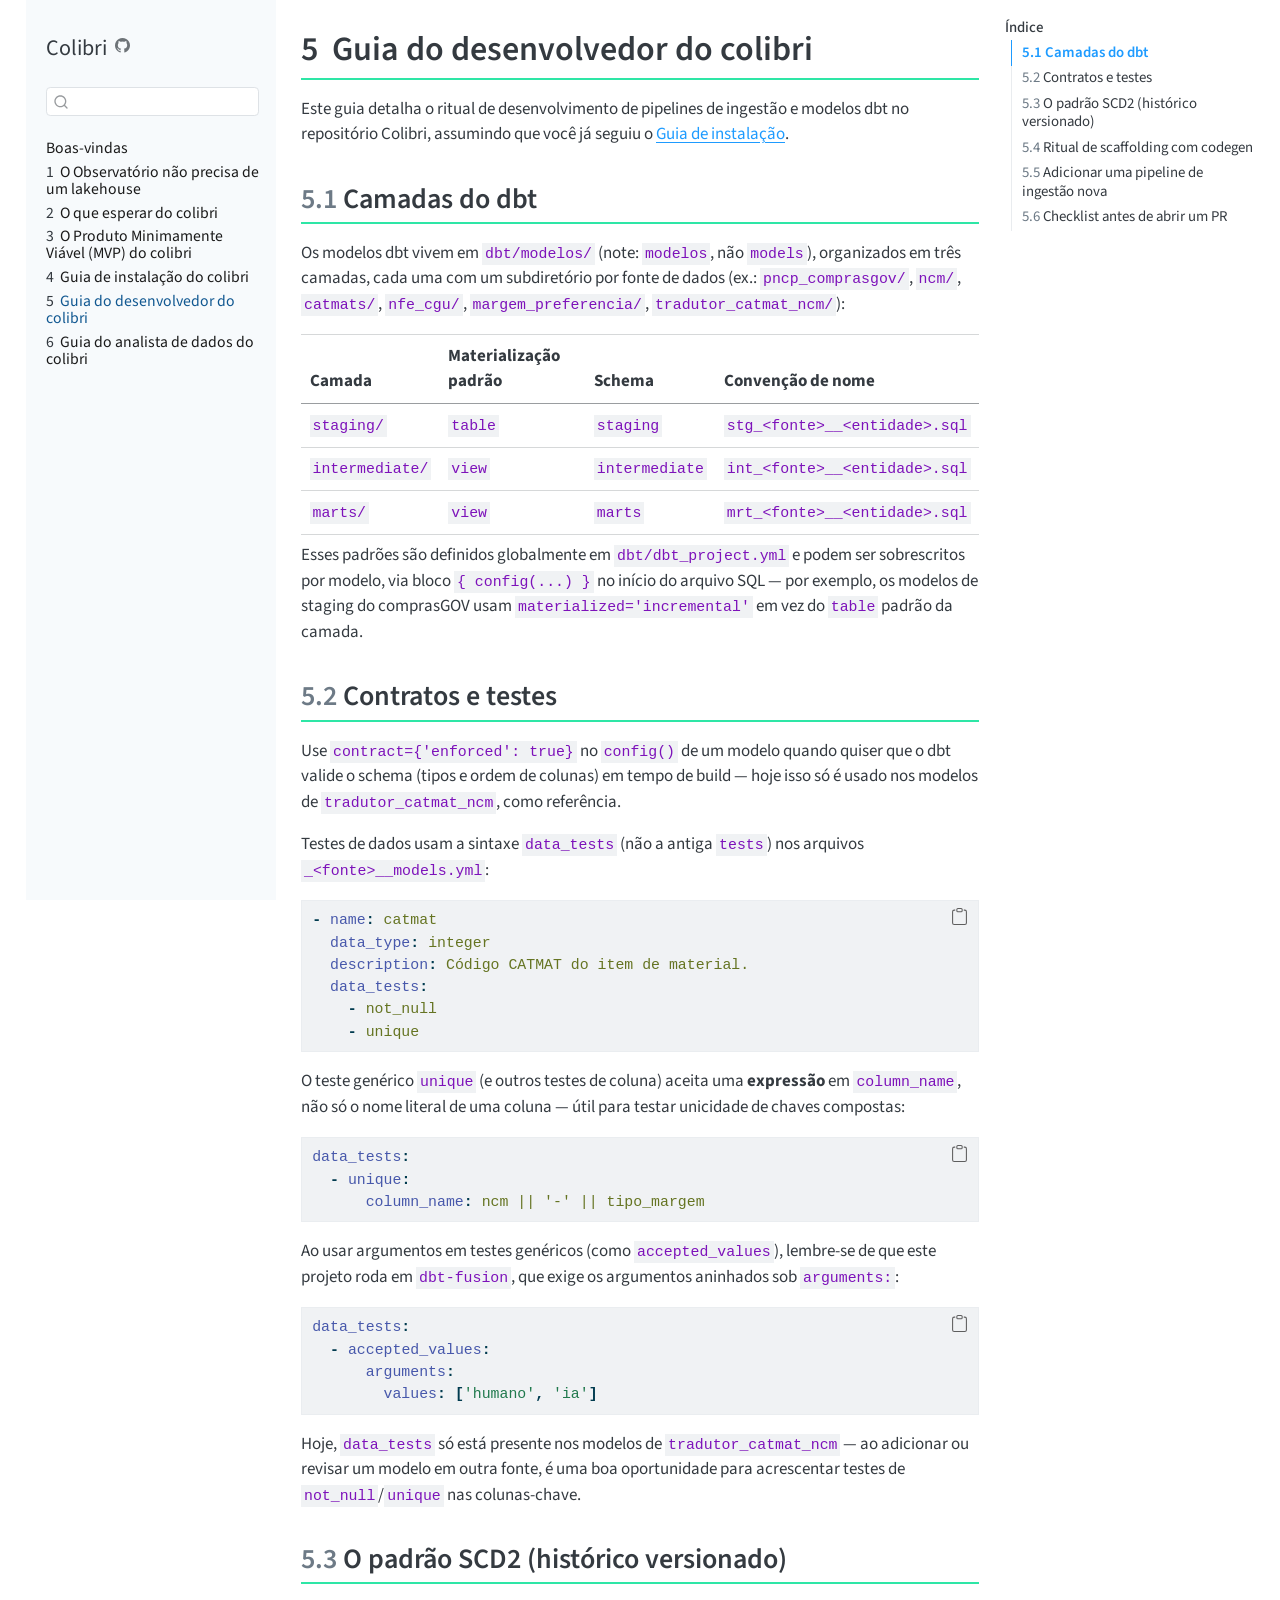
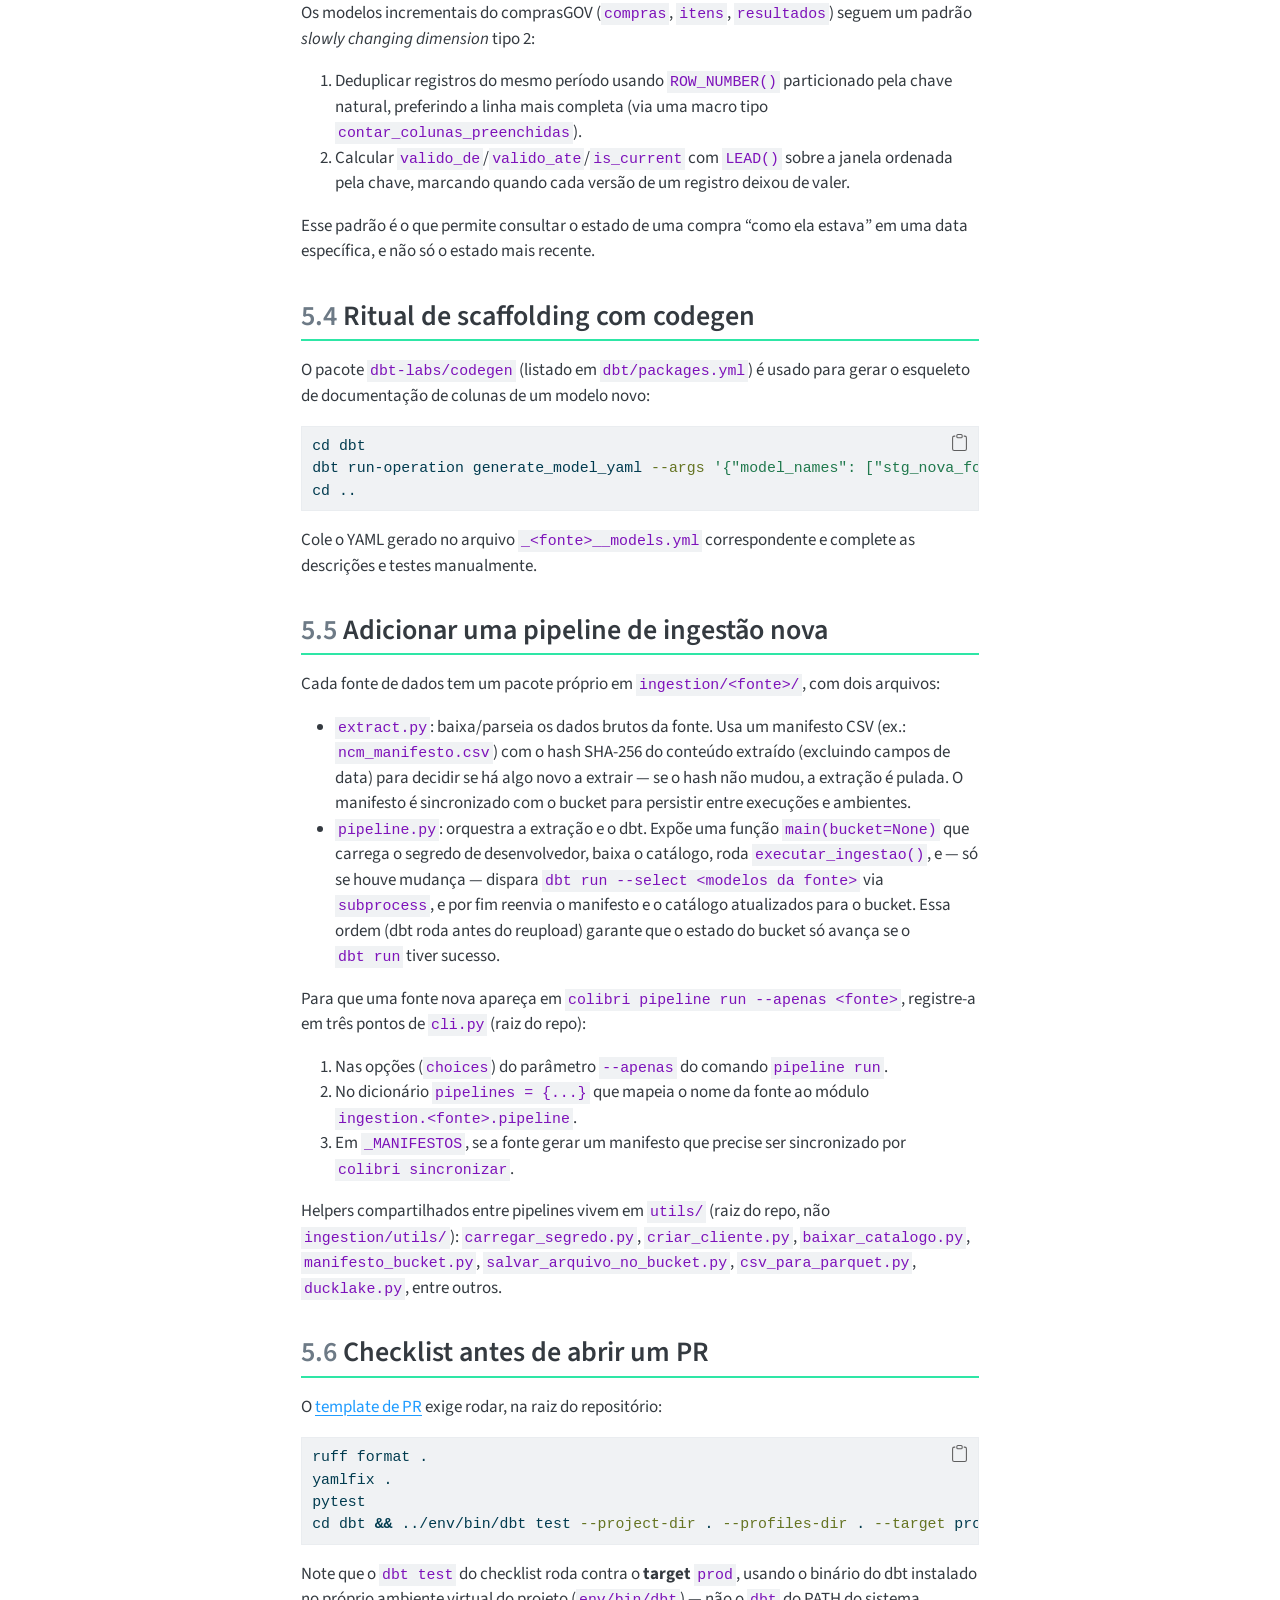
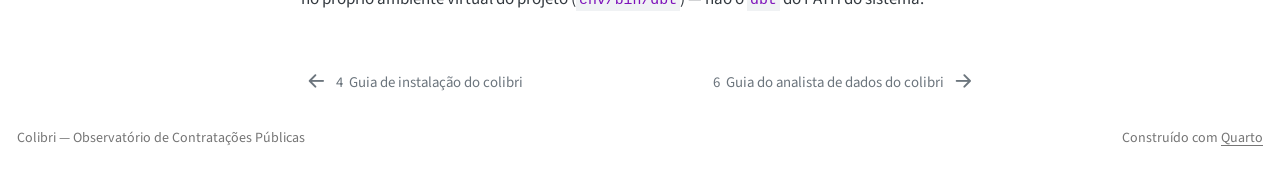
<file: 05-guia-desenvolvedor.html>
<!DOCTYPE html>
<html xmlns="http://www.w3.org/1999/xhtml" lang="pt-BR" xml:lang="pt-BR"><head>

<meta charset="utf-8">
<meta name="generator" content="quarto-1.8.27">

<meta name="viewport" content="width=device-width, initial-scale=1.0, user-scalable=yes">


<title>5&nbsp; Guia do desenvolvedor do colibri – Colibri</title>
<style>
code{white-space: pre-wrap;}
span.smallcaps{font-variant: small-caps;}
div.columns{display: flex; gap: min(4vw, 1.5em);}
div.column{flex: auto; overflow-x: auto;}
div.hanging-indent{margin-left: 1.5em; text-indent: -1.5em;}
ul.task-list{list-style: none;}
ul.task-list li input[type="checkbox"] {
  width: 0.8em;
  margin: 0 0.8em 0.2em -1em; /* quarto-specific, see https://github.com/quarto-dev/quarto-cli/issues/4556 */ 
  vertical-align: middle;
}
/* CSS for syntax highlighting */
html { -webkit-text-size-adjust: 100%; }
pre > code.sourceCode { white-space: pre; position: relative; }
pre > code.sourceCode > span { display: inline-block; line-height: 1.25; }
pre > code.sourceCode > span:empty { height: 1.2em; }
.sourceCode { overflow: visible; }
code.sourceCode > span { color: inherit; text-decoration: inherit; }
div.sourceCode { margin: 1em 0; }
pre.sourceCode { margin: 0; }
@media screen {
div.sourceCode { overflow: auto; }
}
@media print {
pre > code.sourceCode { white-space: pre-wrap; }
pre > code.sourceCode > span { text-indent: -5em; padding-left: 5em; }
}
pre.numberSource code
  { counter-reset: source-line 0; }
pre.numberSource code > span
  { position: relative; left: -4em; counter-increment: source-line; }
pre.numberSource code > span > a:first-child::before
  { content: counter(source-line);
    position: relative; left: -1em; text-align: right; vertical-align: baseline;
    border: none; display: inline-block;
    -webkit-touch-callout: none; -webkit-user-select: none;
    -khtml-user-select: none; -moz-user-select: none;
    -ms-user-select: none; user-select: none;
    padding: 0 4px; width: 4em;
  }
pre.numberSource { margin-left: 3em;  padding-left: 4px; }
div.sourceCode
  {   }
@media screen {
pre > code.sourceCode > span > a:first-child::before { text-decoration: underline; }
}
</style>


<script src="site_libs/quarto-nav/quarto-nav.js"></script>
<script src="site_libs/quarto-nav/headroom.min.js"></script>
<script src="site_libs/clipboard/clipboard.min.js"></script>
<script src="site_libs/quarto-search/autocomplete.umd.js"></script>
<script src="site_libs/quarto-search/fuse.min.js"></script>
<script src="site_libs/quarto-search/quarto-search.js"></script>
<meta name="quarto:offset" content="./">
<link href="./06-guia-analista.html" rel="next">
<link href="./04-guia-instalacao.html" rel="prev">
<script src="site_libs/quarto-html/quarto.js" type="module"></script>
<script src="site_libs/quarto-html/tabsets/tabsets.js" type="module"></script>
<script src="site_libs/quarto-html/axe/axe-check.js" type="module"></script>
<script src="site_libs/quarto-html/popper.min.js"></script>
<script src="site_libs/quarto-html/tippy.umd.min.js"></script>
<script src="site_libs/quarto-html/anchor.min.js"></script>
<link href="site_libs/quarto-html/tippy.css" rel="stylesheet">
<link href="site_libs/quarto-html/quarto-syntax-highlighting-ed96de9b727972fe78a7b5d16c58bf87.css" rel="stylesheet" id="quarto-text-highlighting-styles">
<script src="site_libs/bootstrap/bootstrap.min.js"></script>
<link href="site_libs/bootstrap/bootstrap-icons.css" rel="stylesheet">
<link href="site_libs/bootstrap/bootstrap-a21d5c2b6b58b49fd86187613cedbfdf.min.css" rel="stylesheet" append-hash="true" id="quarto-bootstrap" data-mode="light">
<script id="quarto-search-options" type="application/json">{
  "location": "sidebar",
  "copy-button": false,
  "collapse-after": 3,
  "panel-placement": "start",
  "type": "textbox",
  "limit": 50,
  "keyboard-shortcut": [
    "f",
    "/",
    "s"
  ],
  "show-item-context": false,
  "language": {
    "search-no-results-text": "Nenhum resultado",
    "search-matching-documents-text": "documentos correspondentes",
    "search-copy-link-title": "Copiar link para a busca",
    "search-hide-matches-text": "Esconder correspondências adicionais",
    "search-more-match-text": "mais correspondência neste documento",
    "search-more-matches-text": "mais correspondências neste documento",
    "search-clear-button-title": "Limpar",
    "search-text-placeholder": "",
    "search-detached-cancel-button-title": "Cancelar",
    "search-submit-button-title": "Enviar",
    "search-label": "Procurar"
  }
}</script>
<style>html{ scroll-behavior: smooth; }</style>


</head>

<body class="nav-sidebar floating quarto-light">

<div id="quarto-search-results"></div>
  <header id="quarto-header" class="headroom fixed-top">
  <nav class="quarto-secondary-nav">
    <div class="container-fluid d-flex">
      <button type="button" class="quarto-btn-toggle btn" data-bs-toggle="collapse" role="button" data-bs-target=".quarto-sidebar-collapse-item" aria-controls="quarto-sidebar" aria-expanded="false" aria-label="Alternar barra lateral" onclick="if (window.quartoToggleHeadroom) { window.quartoToggleHeadroom(); }">
        <i class="bi bi-layout-text-sidebar-reverse"></i>
      </button>
        <nav class="quarto-page-breadcrumbs" aria-label="breadcrumb"><ol class="breadcrumb"><li class="breadcrumb-item"><a href="./05-guia-desenvolvedor.html"><span class="chapter-number">5</span>&nbsp; <span class="chapter-title">Guia do desenvolvedor do colibri</span></a></li></ol></nav>
        <a class="flex-grow-1" role="navigation" data-bs-toggle="collapse" data-bs-target=".quarto-sidebar-collapse-item" aria-controls="quarto-sidebar" aria-expanded="false" aria-label="Alternar barra lateral" onclick="if (window.quartoToggleHeadroom) { window.quartoToggleHeadroom(); }">      
        </a>
      <button type="button" class="btn quarto-search-button" aria-label="Procurar" onclick="window.quartoOpenSearch();">
        <i class="bi bi-search"></i>
      </button>
    </div>
  </nav>
</header>
<!-- content -->
<div id="quarto-content" class="quarto-container page-columns page-rows-contents page-layout-article">
<!-- sidebar -->
  <nav id="quarto-sidebar" class="sidebar collapse collapse-horizontal quarto-sidebar-collapse-item sidebar-navigation floating overflow-auto">
    <div class="pt-lg-2 mt-2 text-left sidebar-header">
    <div class="sidebar-title mb-0 py-0">
      <a href="./">Colibri</a> 
        <div class="sidebar-tools-main">
    <a href="https://github.com/gestaogovbr/colibri" title="Código fonte" class="quarto-navigation-tool px-1" aria-label="Código fonte"><i class="bi bi-github"></i></a>
</div>
    </div>
      </div>
        <div class="mt-2 flex-shrink-0 align-items-center">
        <div class="sidebar-search">
        <div id="quarto-search" class="" title="Procurar"></div>
        </div>
        </div>
    <div class="sidebar-menu-container"> 
    <ul class="list-unstyled mt-1">
        <li class="sidebar-item">
  <div class="sidebar-item-container"> 
  <a href="./index.html" class="sidebar-item-text sidebar-link">
 <span class="menu-text">Boas-vindas</span></a>
  </div>
</li>
        <li class="sidebar-item">
  <div class="sidebar-item-container"> 
  <a href="./01-observatorio-nao-precisa-lakehouse.html" class="sidebar-item-text sidebar-link">
 <span class="menu-text"><span class="chapter-number">1</span>&nbsp; <span class="chapter-title">O Observatório não precisa de um lakehouse</span></span></a>
  </div>
</li>
        <li class="sidebar-item">
  <div class="sidebar-item-container"> 
  <a href="./02-o-que-esperar-do-colibri.html" class="sidebar-item-text sidebar-link">
 <span class="menu-text"><span class="chapter-number">2</span>&nbsp; <span class="chapter-title">O que esperar do colibri</span></span></a>
  </div>
</li>
        <li class="sidebar-item">
  <div class="sidebar-item-container"> 
  <a href="./03-mvp-colibri.html" class="sidebar-item-text sidebar-link">
 <span class="menu-text"><span class="chapter-number">3</span>&nbsp; <span class="chapter-title">O Produto Minimamente Viável (MVP) do colibri</span></span></a>
  </div>
</li>
        <li class="sidebar-item">
  <div class="sidebar-item-container"> 
  <a href="./04-guia-instalacao.html" class="sidebar-item-text sidebar-link">
 <span class="menu-text"><span class="chapter-number">4</span>&nbsp; <span class="chapter-title">Guia de instalação do colibri</span></span></a>
  </div>
</li>
        <li class="sidebar-item">
  <div class="sidebar-item-container"> 
  <a href="./05-guia-desenvolvedor.html" class="sidebar-item-text sidebar-link active">
 <span class="menu-text"><span class="chapter-number">5</span>&nbsp; <span class="chapter-title">Guia do desenvolvedor do colibri</span></span></a>
  </div>
</li>
        <li class="sidebar-item">
  <div class="sidebar-item-container"> 
  <a href="./06-guia-analista.html" class="sidebar-item-text sidebar-link">
 <span class="menu-text"><span class="chapter-number">6</span>&nbsp; <span class="chapter-title">Guia do analista de dados do colibri</span></span></a>
  </div>
</li>
    </ul>
    </div>
</nav>
<div id="quarto-sidebar-glass" class="quarto-sidebar-collapse-item" data-bs-toggle="collapse" data-bs-target=".quarto-sidebar-collapse-item"></div>
<!-- margin-sidebar -->
    <div id="quarto-margin-sidebar" class="sidebar margin-sidebar">
        <nav id="TOC" role="doc-toc" class="toc-active">
    <h2 id="toc-title">Índice</h2>
   
  <ul>
  <li><a href="#camadas-do-dbt" id="toc-camadas-do-dbt" class="nav-link active" data-scroll-target="#camadas-do-dbt"><span class="header-section-number">5.1</span> Camadas do dbt</a></li>
  <li><a href="#contratos-e-testes" id="toc-contratos-e-testes" class="nav-link" data-scroll-target="#contratos-e-testes"><span class="header-section-number">5.2</span> Contratos e testes</a></li>
  <li><a href="#o-padrão-scd2-histórico-versionado" id="toc-o-padrão-scd2-histórico-versionado" class="nav-link" data-scroll-target="#o-padrão-scd2-histórico-versionado"><span class="header-section-number">5.3</span> O padrão SCD2 (histórico versionado)</a></li>
  <li><a href="#ritual-de-scaffolding-com-codegen" id="toc-ritual-de-scaffolding-com-codegen" class="nav-link" data-scroll-target="#ritual-de-scaffolding-com-codegen"><span class="header-section-number">5.4</span> Ritual de scaffolding com codegen</a></li>
  <li><a href="#adicionar-uma-pipeline-de-ingestão-nova" id="toc-adicionar-uma-pipeline-de-ingestão-nova" class="nav-link" data-scroll-target="#adicionar-uma-pipeline-de-ingestão-nova"><span class="header-section-number">5.5</span> Adicionar uma pipeline de ingestão nova</a></li>
  <li><a href="#checklist-antes-de-abrir-um-pr" id="toc-checklist-antes-de-abrir-um-pr" class="nav-link" data-scroll-target="#checklist-antes-de-abrir-um-pr"><span class="header-section-number">5.6</span> Checklist antes de abrir um PR</a></li>
  </ul>
</nav>
    </div>
<!-- main -->
<main class="content" id="quarto-document-content">

<header id="title-block-header" class="quarto-title-block default">
<div class="quarto-title">
<h1 class="title"><span class="chapter-number">5</span>&nbsp; <span class="chapter-title">Guia do desenvolvedor do colibri</span></h1>
</div>



<div class="quarto-title-meta">

    
  
    
  </div>
  


</header>


<p>Este guia detalha o ritual de desenvolvimento de pipelines de ingestão e modelos dbt no repositório Colibri, assumindo que você já seguiu o <a href="./04-guia-instalacao.html">Guia de instalação</a>.</p>
<section id="camadas-do-dbt" class="level2" data-number="5.1">
<h2 data-number="5.1" class="anchored" data-anchor-id="camadas-do-dbt"><span class="header-section-number">5.1</span> Camadas do dbt</h2>
<p>Os modelos dbt vivem em <code>dbt/modelos/</code> (note: <code>modelos</code>, não <code>models</code>), organizados em três camadas, cada uma com um subdiretório por fonte de dados (ex.: <code>pncp_comprasgov/</code>, <code>ncm/</code>, <code>catmats/</code>, <code>nfe_cgu/</code>, <code>margem_preferencia/</code>, <code>tradutor_catmat_ncm/</code>):</p>
<table class="caption-top table">
<colgroup>
<col style="width: 13%">
<col style="width: 38%">
<col style="width: 13%">
<col style="width: 33%">
</colgroup>
<thead>
<tr class="header">
<th>Camada</th>
<th>Materialização padrão</th>
<th>Schema</th>
<th>Convenção de nome</th>
</tr>
</thead>
<tbody>
<tr class="odd">
<td><code>staging/</code></td>
<td><code>table</code></td>
<td><code>staging</code></td>
<td><code>stg_&lt;fonte&gt;__&lt;entidade&gt;.sql</code></td>
</tr>
<tr class="even">
<td><code>intermediate/</code></td>
<td><code>view</code></td>
<td><code>intermediate</code></td>
<td><code>int_&lt;fonte&gt;__&lt;entidade&gt;.sql</code></td>
</tr>
<tr class="odd">
<td><code>marts/</code></td>
<td><code>view</code></td>
<td><code>marts</code></td>
<td><code>mrt_&lt;fonte&gt;__&lt;entidade&gt;.sql</code></td>
</tr>
</tbody>
</table>
<p>Esses padrões são definidos globalmente em <code>dbt/dbt_project.yml</code> e podem ser sobrescritos por modelo, via bloco <code>{ config(...) }</code> no início do arquivo SQL — por exemplo, os modelos de staging do comprasGOV usam <code>materialized='incremental'</code> em vez do <code>table</code> padrão da camada.</p>
</section>
<section id="contratos-e-testes" class="level2" data-number="5.2">
<h2 data-number="5.2" class="anchored" data-anchor-id="contratos-e-testes"><span class="header-section-number">5.2</span> Contratos e testes</h2>
<p>Use <code>contract={'enforced': true}</code> no <code>config()</code> de um modelo quando quiser que o dbt valide o schema (tipos e ordem de colunas) em tempo de build — hoje isso só é usado nos modelos de <code>tradutor_catmat_ncm</code>, como referência.</p>
<p>Testes de dados usam a sintaxe <code>data_tests</code> (não a antiga <code>tests</code>) nos arquivos <code>_&lt;fonte&gt;__models.yml</code>:</p>
<div class="code-copy-outer-scaffold"><div class="sourceCode" id="cb1"><pre class="sourceCode yaml code-with-copy"><code class="sourceCode yaml"><span id="cb1-1"><a href="#cb1-1" aria-hidden="true" tabindex="-1"></a><span class="kw">-</span><span class="at"> </span><span class="fu">name</span><span class="kw">:</span><span class="at"> catmat</span></span>
<span id="cb1-2"><a href="#cb1-2" aria-hidden="true" tabindex="-1"></a><span class="at">  </span><span class="fu">data_type</span><span class="kw">:</span><span class="at"> integer</span></span>
<span id="cb1-3"><a href="#cb1-3" aria-hidden="true" tabindex="-1"></a><span class="at">  </span><span class="fu">description</span><span class="kw">:</span><span class="at"> Código CATMAT do item de material.</span></span>
<span id="cb1-4"><a href="#cb1-4" aria-hidden="true" tabindex="-1"></a><span class="at">  </span><span class="fu">data_tests</span><span class="kw">:</span></span>
<span id="cb1-5"><a href="#cb1-5" aria-hidden="true" tabindex="-1"></a><span class="at">    </span><span class="kw">-</span><span class="at"> not_null</span></span>
<span id="cb1-6"><a href="#cb1-6" aria-hidden="true" tabindex="-1"></a><span class="at">    </span><span class="kw">-</span><span class="at"> unique</span></span></code></pre></div><button title="Copiar para a área de transferência" class="code-copy-button"><i class="bi"></i></button></div>
<p>O teste genérico <code>unique</code> (e outros testes de coluna) aceita uma <strong>expressão</strong> em <code>column_name</code>, não só o nome literal de uma coluna — útil para testar unicidade de chaves compostas:</p>
<div class="code-copy-outer-scaffold"><div class="sourceCode" id="cb2"><pre class="sourceCode yaml code-with-copy"><code class="sourceCode yaml"><span id="cb2-1"><a href="#cb2-1" aria-hidden="true" tabindex="-1"></a><span class="fu">data_tests</span><span class="kw">:</span></span>
<span id="cb2-2"><a href="#cb2-2" aria-hidden="true" tabindex="-1"></a><span class="at">  </span><span class="kw">-</span><span class="at"> </span><span class="fu">unique</span><span class="kw">:</span></span>
<span id="cb2-3"><a href="#cb2-3" aria-hidden="true" tabindex="-1"></a><span class="at">      </span><span class="fu">column_name</span><span class="kw">:</span><span class="at"> ncm || '-' || tipo_margem</span></span></code></pre></div><button title="Copiar para a área de transferência" class="code-copy-button"><i class="bi"></i></button></div>
<p>Ao usar argumentos em testes genéricos (como <code>accepted_values</code>), lembre-se de que este projeto roda em <code>dbt-fusion</code>, que exige os argumentos aninhados sob <code>arguments:</code>:</p>
<div class="code-copy-outer-scaffold"><div class="sourceCode" id="cb3"><pre class="sourceCode yaml code-with-copy"><code class="sourceCode yaml"><span id="cb3-1"><a href="#cb3-1" aria-hidden="true" tabindex="-1"></a><span class="fu">data_tests</span><span class="kw">:</span></span>
<span id="cb3-2"><a href="#cb3-2" aria-hidden="true" tabindex="-1"></a><span class="at">  </span><span class="kw">-</span><span class="at"> </span><span class="fu">accepted_values</span><span class="kw">:</span></span>
<span id="cb3-3"><a href="#cb3-3" aria-hidden="true" tabindex="-1"></a><span class="at">      </span><span class="fu">arguments</span><span class="kw">:</span></span>
<span id="cb3-4"><a href="#cb3-4" aria-hidden="true" tabindex="-1"></a><span class="at">        </span><span class="fu">values</span><span class="kw">:</span><span class="at"> </span><span class="kw">[</span><span class="st">'humano'</span><span class="kw">,</span><span class="at"> </span><span class="st">'ia'</span><span class="kw">]</span></span></code></pre></div><button title="Copiar para a área de transferência" class="code-copy-button"><i class="bi"></i></button></div>
<p>Hoje, <code>data_tests</code> só está presente nos modelos de <code>tradutor_catmat_ncm</code> — ao adicionar ou revisar um modelo em outra fonte, é uma boa oportunidade para acrescentar testes de <code>not_null</code>/<code>unique</code> nas colunas-chave.</p>
</section>
<section id="o-padrão-scd2-histórico-versionado" class="level2" data-number="5.3">
<h2 data-number="5.3" class="anchored" data-anchor-id="o-padrão-scd2-histórico-versionado"><span class="header-section-number">5.3</span> O padrão SCD2 (histórico versionado)</h2>
<p>Os modelos incrementais do comprasGOV (<code>compras</code>, <code>itens</code>, <code>resultados</code>) seguem um padrão <em>slowly changing dimension</em> tipo 2:</p>
<ol type="1">
<li>Deduplicar registros do mesmo período usando <code>ROW_NUMBER()</code> particionado pela chave natural, preferindo a linha mais completa (via uma macro tipo <code>contar_colunas_preenchidas</code>).</li>
<li>Calcular <code>valido_de</code>/<code>valido_ate</code>/<code>is_current</code> com <code>LEAD()</code> sobre a janela ordenada pela chave, marcando quando cada versão de um registro deixou de valer.</li>
</ol>
<p>Esse padrão é o que permite consultar o estado de uma compra “como ela estava” em uma data específica, e não só o estado mais recente.</p>
</section>
<section id="ritual-de-scaffolding-com-codegen" class="level2" data-number="5.4">
<h2 data-number="5.4" class="anchored" data-anchor-id="ritual-de-scaffolding-com-codegen"><span class="header-section-number">5.4</span> Ritual de scaffolding com codegen</h2>
<p>O pacote <code>dbt-labs/codegen</code> (listado em <code>dbt/packages.yml</code>) é usado para gerar o esqueleto de documentação de colunas de um modelo novo:</p>
<div class="code-copy-outer-scaffold"><div class="sourceCode" id="cb4"><pre class="sourceCode bash code-with-copy"><code class="sourceCode bash"><span id="cb4-1"><a href="#cb4-1" aria-hidden="true" tabindex="-1"></a><span class="bu">cd</span> dbt</span>
<span id="cb4-2"><a href="#cb4-2" aria-hidden="true" tabindex="-1"></a><span class="ex">dbt</span> run-operation generate_model_yaml <span class="at">--args</span> <span class="st">'{"model_names": ["stg_nova_fonte__entidade"]}'</span></span>
<span id="cb4-3"><a href="#cb4-3" aria-hidden="true" tabindex="-1"></a><span class="bu">cd</span> ..</span></code></pre></div><button title="Copiar para a área de transferência" class="code-copy-button"><i class="bi"></i></button></div>
<p>Cole o YAML gerado no arquivo <code>_&lt;fonte&gt;__models.yml</code> correspondente e complete as descrições e testes manualmente.</p>
</section>
<section id="adicionar-uma-pipeline-de-ingestão-nova" class="level2" data-number="5.5">
<h2 data-number="5.5" class="anchored" data-anchor-id="adicionar-uma-pipeline-de-ingestão-nova"><span class="header-section-number">5.5</span> Adicionar uma pipeline de ingestão nova</h2>
<p>Cada fonte de dados tem um pacote próprio em <code>ingestion/&lt;fonte&gt;/</code>, com dois arquivos:</p>
<ul>
<li><strong><code>extract.py</code></strong>: baixa/parseia os dados brutos da fonte. Usa um manifesto CSV (ex.: <code>ncm_manifesto.csv</code>) com o hash SHA-256 do conteúdo extraído (excluindo campos de data) para decidir se há algo novo a extrair — se o hash não mudou, a extração é pulada. O manifesto é sincronizado com o bucket para persistir entre execuções e ambientes.</li>
<li><strong><code>pipeline.py</code></strong>: orquestra a extração e o dbt. Expõe uma função <code>main(bucket=None)</code> que carrega o segredo de desenvolvedor, baixa o catálogo, roda <code>executar_ingestao()</code>, e — só se houve mudança — dispara <code>dbt run --select &lt;modelos da fonte&gt;</code> via <code>subprocess</code>, e por fim reenvia o manifesto e o catálogo atualizados para o bucket. Essa ordem (dbt roda antes do reupload) garante que o estado do bucket só avança se o <code>dbt run</code> tiver sucesso.</li>
</ul>
<p>Para que uma fonte nova apareça em <code>colibri pipeline run --apenas &lt;fonte&gt;</code>, registre-a em três pontos de <code>cli.py</code> (raiz do repo):</p>
<ol type="1">
<li>Nas opções (<code>choices</code>) do parâmetro <code>--apenas</code> do comando <code>pipeline run</code>.</li>
<li>No dicionário <code>pipelines = {...}</code> que mapeia o nome da fonte ao módulo <code>ingestion.&lt;fonte&gt;.pipeline</code>.</li>
<li>Em <code>_MANIFESTOS</code>, se a fonte gerar um manifesto que precise ser sincronizado por <code>colibri sincronizar</code>.</li>
</ol>
<p>Helpers compartilhados entre pipelines vivem em <code>utils/</code> (raiz do repo, não <code>ingestion/utils/</code>): <code>carregar_segredo.py</code>, <code>criar_cliente.py</code>, <code>baixar_catalogo.py</code>, <code>manifesto_bucket.py</code>, <code>salvar_arquivo_no_bucket.py</code>, <code>csv_para_parquet.py</code>, <code>ducklake.py</code>, entre outros.</p>
</section>
<section id="checklist-antes-de-abrir-um-pr" class="level2" data-number="5.6">
<h2 data-number="5.6" class="anchored" data-anchor-id="checklist-antes-de-abrir-um-pr"><span class="header-section-number">5.6</span> Checklist antes de abrir um PR</h2>
<p>O <a href="https://github.com/gestaogovbr/colibri/blob/main/.github/PULL_REQUEST_TEMPLATE.md">template de PR</a> exige rodar, na raiz do repositório:</p>
<div class="code-copy-outer-scaffold"><div class="sourceCode" id="cb5"><pre class="sourceCode bash code-with-copy"><code class="sourceCode bash"><span id="cb5-1"><a href="#cb5-1" aria-hidden="true" tabindex="-1"></a><span class="ex">ruff</span> format .</span>
<span id="cb5-2"><a href="#cb5-2" aria-hidden="true" tabindex="-1"></a><span class="ex">yamlfix</span> .</span>
<span id="cb5-3"><a href="#cb5-3" aria-hidden="true" tabindex="-1"></a><span class="ex">pytest</span></span>
<span id="cb5-4"><a href="#cb5-4" aria-hidden="true" tabindex="-1"></a><span class="bu">cd</span> dbt <span class="kw">&amp;&amp;</span> <span class="ex">../env/bin/dbt</span> test <span class="at">--project-dir</span> . <span class="at">--profiles-dir</span> . <span class="at">--target</span> prod <span class="kw">&amp;&amp;</span> <span class="bu">cd</span> ..</span></code></pre></div><button title="Copiar para a área de transferência" class="code-copy-button"><i class="bi"></i></button></div>
<p>Note que o <code>dbt test</code> do checklist roda contra o <strong>target <code>prod</code></strong>, usando o binário do dbt instalado no próprio ambiente virtual do projeto (<code>env/bin/dbt</code>) — não o <code>dbt</code> do PATH do sistema.</p>


</section>

</main> <!-- /main -->
<script id="quarto-html-after-body" type="application/javascript">
  window.document.addEventListener("DOMContentLoaded", function (event) {
    const icon = "";
    const anchorJS = new window.AnchorJS();
    anchorJS.options = {
      placement: 'right',
      icon: icon
    };
    anchorJS.add('.anchored');
    const isCodeAnnotation = (el) => {
      for (const clz of el.classList) {
        if (clz.startsWith('code-annotation-')) {                     
          return true;
        }
      }
      return false;
    }
    const onCopySuccess = function(e) {
      // button target
      const button = e.trigger;
      // don't keep focus
      button.blur();
      // flash "checked"
      button.classList.add('code-copy-button-checked');
      var currentTitle = button.getAttribute("title");
      button.setAttribute("title", "Copiada");
      let tooltip;
      if (window.bootstrap) {
        button.setAttribute("data-bs-toggle", "tooltip");
        button.setAttribute("data-bs-placement", "left");
        button.setAttribute("data-bs-title", "Copiada");
        tooltip = new bootstrap.Tooltip(button, 
          { trigger: "manual", 
            customClass: "code-copy-button-tooltip",
            offset: [0, -8]});
        tooltip.show();    
      }
      setTimeout(function() {
        if (tooltip) {
          tooltip.hide();
          button.removeAttribute("data-bs-title");
          button.removeAttribute("data-bs-toggle");
          button.removeAttribute("data-bs-placement");
        }
        button.setAttribute("title", currentTitle);
        button.classList.remove('code-copy-button-checked');
      }, 1000);
      // clear code selection
      e.clearSelection();
    }
    const getTextToCopy = function(trigger) {
      const outerScaffold = trigger.parentElement.cloneNode(true);
      const codeEl = outerScaffold.querySelector('code');
      for (const childEl of codeEl.children) {
        if (isCodeAnnotation(childEl)) {
          childEl.remove();
        }
      }
      return codeEl.innerText;
    }
    const clipboard = new window.ClipboardJS('.code-copy-button:not([data-in-quarto-modal])', {
      text: getTextToCopy
    });
    clipboard.on('success', onCopySuccess);
    if (window.document.getElementById('quarto-embedded-source-code-modal')) {
      const clipboardModal = new window.ClipboardJS('.code-copy-button[data-in-quarto-modal]', {
        text: getTextToCopy,
        container: window.document.getElementById('quarto-embedded-source-code-modal')
      });
      clipboardModal.on('success', onCopySuccess);
    }
      var localhostRegex = new RegExp(/^(?:http|https):\/\/localhost\:?[0-9]*\//);
      var mailtoRegex = new RegExp(/^mailto:/);
        var filterRegex = new RegExp('/' + window.location.host + '/');
      var isInternal = (href) => {
          return filterRegex.test(href) || localhostRegex.test(href) || mailtoRegex.test(href);
      }
      // Inspect non-navigation links and adorn them if external
     var links = window.document.querySelectorAll('a[href]:not(.nav-link):not(.navbar-brand):not(.toc-action):not(.sidebar-link):not(.sidebar-item-toggle):not(.pagination-link):not(.no-external):not([aria-hidden]):not(.dropdown-item):not(.quarto-navigation-tool):not(.about-link)');
      for (var i=0; i<links.length; i++) {
        const link = links[i];
        if (!isInternal(link.href)) {
          // undo the damage that might have been done by quarto-nav.js in the case of
          // links that we want to consider external
          if (link.dataset.originalHref !== undefined) {
            link.href = link.dataset.originalHref;
          }
        }
      }
    function tippyHover(el, contentFn, onTriggerFn, onUntriggerFn) {
      const config = {
        allowHTML: true,
        maxWidth: 500,
        delay: 100,
        arrow: false,
        appendTo: function(el) {
            return el.parentElement;
        },
        interactive: true,
        interactiveBorder: 10,
        theme: 'quarto',
        placement: 'bottom-start',
      };
      if (contentFn) {
        config.content = contentFn;
      }
      if (onTriggerFn) {
        config.onTrigger = onTriggerFn;
      }
      if (onUntriggerFn) {
        config.onUntrigger = onUntriggerFn;
      }
      window.tippy(el, config); 
    }
    const noterefs = window.document.querySelectorAll('a[role="doc-noteref"]');
    for (var i=0; i<noterefs.length; i++) {
      const ref = noterefs[i];
      tippyHover(ref, function() {
        // use id or data attribute instead here
        let href = ref.getAttribute('data-footnote-href') || ref.getAttribute('href');
        try { href = new URL(href).hash; } catch {}
        const id = href.replace(/^#\/?/, "");
        const note = window.document.getElementById(id);
        if (note) {
          return note.innerHTML;
        } else {
          return "";
        }
      });
    }
    const xrefs = window.document.querySelectorAll('a.quarto-xref');
    const processXRef = (id, note) => {
      // Strip column container classes
      const stripColumnClz = (el) => {
        el.classList.remove("page-full", "page-columns");
        if (el.children) {
          for (const child of el.children) {
            stripColumnClz(child);
          }
        }
      }
      stripColumnClz(note)
      if (id === null || id.startsWith('sec-')) {
        // Special case sections, only their first couple elements
        const container = document.createElement("div");
        if (note.children && note.children.length > 2) {
          container.appendChild(note.children[0].cloneNode(true));
          for (let i = 1; i < note.children.length; i++) {
            const child = note.children[i];
            if (child.tagName === "P" && child.innerText === "") {
              continue;
            } else {
              container.appendChild(child.cloneNode(true));
              break;
            }
          }
          if (window.Quarto?.typesetMath) {
            window.Quarto.typesetMath(container);
          }
          return container.innerHTML
        } else {
          if (window.Quarto?.typesetMath) {
            window.Quarto.typesetMath(note);
          }
          return note.innerHTML;
        }
      } else {
        // Remove any anchor links if they are present
        const anchorLink = note.querySelector('a.anchorjs-link');
        if (anchorLink) {
          anchorLink.remove();
        }
        if (window.Quarto?.typesetMath) {
          window.Quarto.typesetMath(note);
        }
        if (note.classList.contains("callout")) {
          return note.outerHTML;
        } else {
          return note.innerHTML;
        }
      }
    }
    for (var i=0; i<xrefs.length; i++) {
      const xref = xrefs[i];
      tippyHover(xref, undefined, function(instance) {
        instance.disable();
        let url = xref.getAttribute('href');
        let hash = undefined; 
        if (url.startsWith('#')) {
          hash = url;
        } else {
          try { hash = new URL(url).hash; } catch {}
        }
        if (hash) {
          const id = hash.replace(/^#\/?/, "");
          const note = window.document.getElementById(id);
          if (note !== null) {
            try {
              const html = processXRef(id, note.cloneNode(true));
              instance.setContent(html);
            } finally {
              instance.enable();
              instance.show();
            }
          } else {
            // See if we can fetch this
            fetch(url.split('#')[0])
            .then(res => res.text())
            .then(html => {
              const parser = new DOMParser();
              const htmlDoc = parser.parseFromString(html, "text/html");
              const note = htmlDoc.getElementById(id);
              if (note !== null) {
                const html = processXRef(id, note);
                instance.setContent(html);
              } 
            }).finally(() => {
              instance.enable();
              instance.show();
            });
          }
        } else {
          // See if we can fetch a full url (with no hash to target)
          // This is a special case and we should probably do some content thinning / targeting
          fetch(url)
          .then(res => res.text())
          .then(html => {
            const parser = new DOMParser();
            const htmlDoc = parser.parseFromString(html, "text/html");
            const note = htmlDoc.querySelector('main.content');
            if (note !== null) {
              // This should only happen for chapter cross references
              // (since there is no id in the URL)
              // remove the first header
              if (note.children.length > 0 && note.children[0].tagName === "HEADER") {
                note.children[0].remove();
              }
              const html = processXRef(null, note);
              instance.setContent(html);
            } 
          }).finally(() => {
            instance.enable();
            instance.show();
          });
        }
      }, function(instance) {
      });
    }
        let selectedAnnoteEl;
        const selectorForAnnotation = ( cell, annotation) => {
          let cellAttr = 'data-code-cell="' + cell + '"';
          let lineAttr = 'data-code-annotation="' +  annotation + '"';
          const selector = 'span[' + cellAttr + '][' + lineAttr + ']';
          return selector;
        }
        const selectCodeLines = (annoteEl) => {
          const doc = window.document;
          const targetCell = annoteEl.getAttribute("data-target-cell");
          const targetAnnotation = annoteEl.getAttribute("data-target-annotation");
          const annoteSpan = window.document.querySelector(selectorForAnnotation(targetCell, targetAnnotation));
          const lines = annoteSpan.getAttribute("data-code-lines").split(",");
          const lineIds = lines.map((line) => {
            return targetCell + "-" + line;
          })
          let top = null;
          let height = null;
          let parent = null;
          if (lineIds.length > 0) {
              //compute the position of the single el (top and bottom and make a div)
              const el = window.document.getElementById(lineIds[0]);
              top = el.offsetTop;
              height = el.offsetHeight;
              parent = el.parentElement.parentElement;
            if (lineIds.length > 1) {
              const lastEl = window.document.getElementById(lineIds[lineIds.length - 1]);
              const bottom = lastEl.offsetTop + lastEl.offsetHeight;
              height = bottom - top;
            }
            if (top !== null && height !== null && parent !== null) {
              // cook up a div (if necessary) and position it 
              let div = window.document.getElementById("code-annotation-line-highlight");
              if (div === null) {
                div = window.document.createElement("div");
                div.setAttribute("id", "code-annotation-line-highlight");
                div.style.position = 'absolute';
                parent.appendChild(div);
              }
              div.style.top = top - 2 + "px";
              div.style.height = height + 4 + "px";
              div.style.left = 0;
              let gutterDiv = window.document.getElementById("code-annotation-line-highlight-gutter");
              if (gutterDiv === null) {
                gutterDiv = window.document.createElement("div");
                gutterDiv.setAttribute("id", "code-annotation-line-highlight-gutter");
                gutterDiv.style.position = 'absolute';
                const codeCell = window.document.getElementById(targetCell);
                const gutter = codeCell.querySelector('.code-annotation-gutter');
                gutter.appendChild(gutterDiv);
              }
              gutterDiv.style.top = top - 2 + "px";
              gutterDiv.style.height = height + 4 + "px";
            }
            selectedAnnoteEl = annoteEl;
          }
        };
        const unselectCodeLines = () => {
          const elementsIds = ["code-annotation-line-highlight", "code-annotation-line-highlight-gutter"];
          elementsIds.forEach((elId) => {
            const div = window.document.getElementById(elId);
            if (div) {
              div.remove();
            }
          });
          selectedAnnoteEl = undefined;
        };
          // Handle positioning of the toggle
      window.addEventListener(
        "resize",
        throttle(() => {
          elRect = undefined;
          if (selectedAnnoteEl) {
            selectCodeLines(selectedAnnoteEl);
          }
        }, 10)
      );
      function throttle(fn, ms) {
      let throttle = false;
      let timer;
        return (...args) => {
          if(!throttle) { // first call gets through
              fn.apply(this, args);
              throttle = true;
          } else { // all the others get throttled
              if(timer) clearTimeout(timer); // cancel #2
              timer = setTimeout(() => {
                fn.apply(this, args);
                timer = throttle = false;
              }, ms);
          }
        };
      }
        // Attach click handler to the DT
        const annoteDls = window.document.querySelectorAll('dt[data-target-cell]');
        for (const annoteDlNode of annoteDls) {
          annoteDlNode.addEventListener('click', (event) => {
            const clickedEl = event.target;
            if (clickedEl !== selectedAnnoteEl) {
              unselectCodeLines();
              const activeEl = window.document.querySelector('dt[data-target-cell].code-annotation-active');
              if (activeEl) {
                activeEl.classList.remove('code-annotation-active');
              }
              selectCodeLines(clickedEl);
              clickedEl.classList.add('code-annotation-active');
            } else {
              // Unselect the line
              unselectCodeLines();
              clickedEl.classList.remove('code-annotation-active');
            }
          });
        }
    const findCites = (el) => {
      const parentEl = el.parentElement;
      if (parentEl) {
        const cites = parentEl.dataset.cites;
        if (cites) {
          return {
            el,
            cites: cites.split(' ')
          };
        } else {
          return findCites(el.parentElement)
        }
      } else {
        return undefined;
      }
    };
    var bibliorefs = window.document.querySelectorAll('a[role="doc-biblioref"]');
    for (var i=0; i<bibliorefs.length; i++) {
      const ref = bibliorefs[i];
      const citeInfo = findCites(ref);
      if (citeInfo) {
        tippyHover(citeInfo.el, function() {
          var popup = window.document.createElement('div');
          citeInfo.cites.forEach(function(cite) {
            var citeDiv = window.document.createElement('div');
            citeDiv.classList.add('hanging-indent');
            citeDiv.classList.add('csl-entry');
            var biblioDiv = window.document.getElementById('ref-' + cite);
            if (biblioDiv) {
              citeDiv.innerHTML = biblioDiv.innerHTML;
            }
            popup.appendChild(citeDiv);
          });
          return popup.innerHTML;
        });
      }
    }
  });
  </script>
<nav class="page-navigation">
  <div class="nav-page nav-page-previous">
      <a href="./04-guia-instalacao.html" class="pagination-link" aria-label="Guia de instalação do colibri">
        <i class="bi bi-arrow-left-short"></i> <span class="nav-page-text"><span class="chapter-number">4</span>&nbsp; <span class="chapter-title">Guia de instalação do colibri</span></span>
      </a>          
  </div>
  <div class="nav-page nav-page-next">
      <a href="./06-guia-analista.html" class="pagination-link" aria-label="Guia do analista de dados do colibri">
        <span class="nav-page-text"><span class="chapter-number">6</span>&nbsp; <span class="chapter-title">Guia do analista de dados do colibri</span></span> <i class="bi bi-arrow-right-short"></i>
      </a>
  </div>
</nav>
</div> <!-- /content -->
<footer class="footer">
  <div class="nav-footer">
    <div class="nav-footer-left">
<p>Colibri — Observatório de Contratações Públicas</p>
</div>   
    <div class="nav-footer-center">
      &nbsp;
    </div>
    <div class="nav-footer-right">
<p>Construído com <a href="https://quarto.org">Quarto</a></p>
</div>
  </div>
</footer>




<script src="site_libs/quarto-html/zenscroll-min.js"></script>
</body></html>
</file>
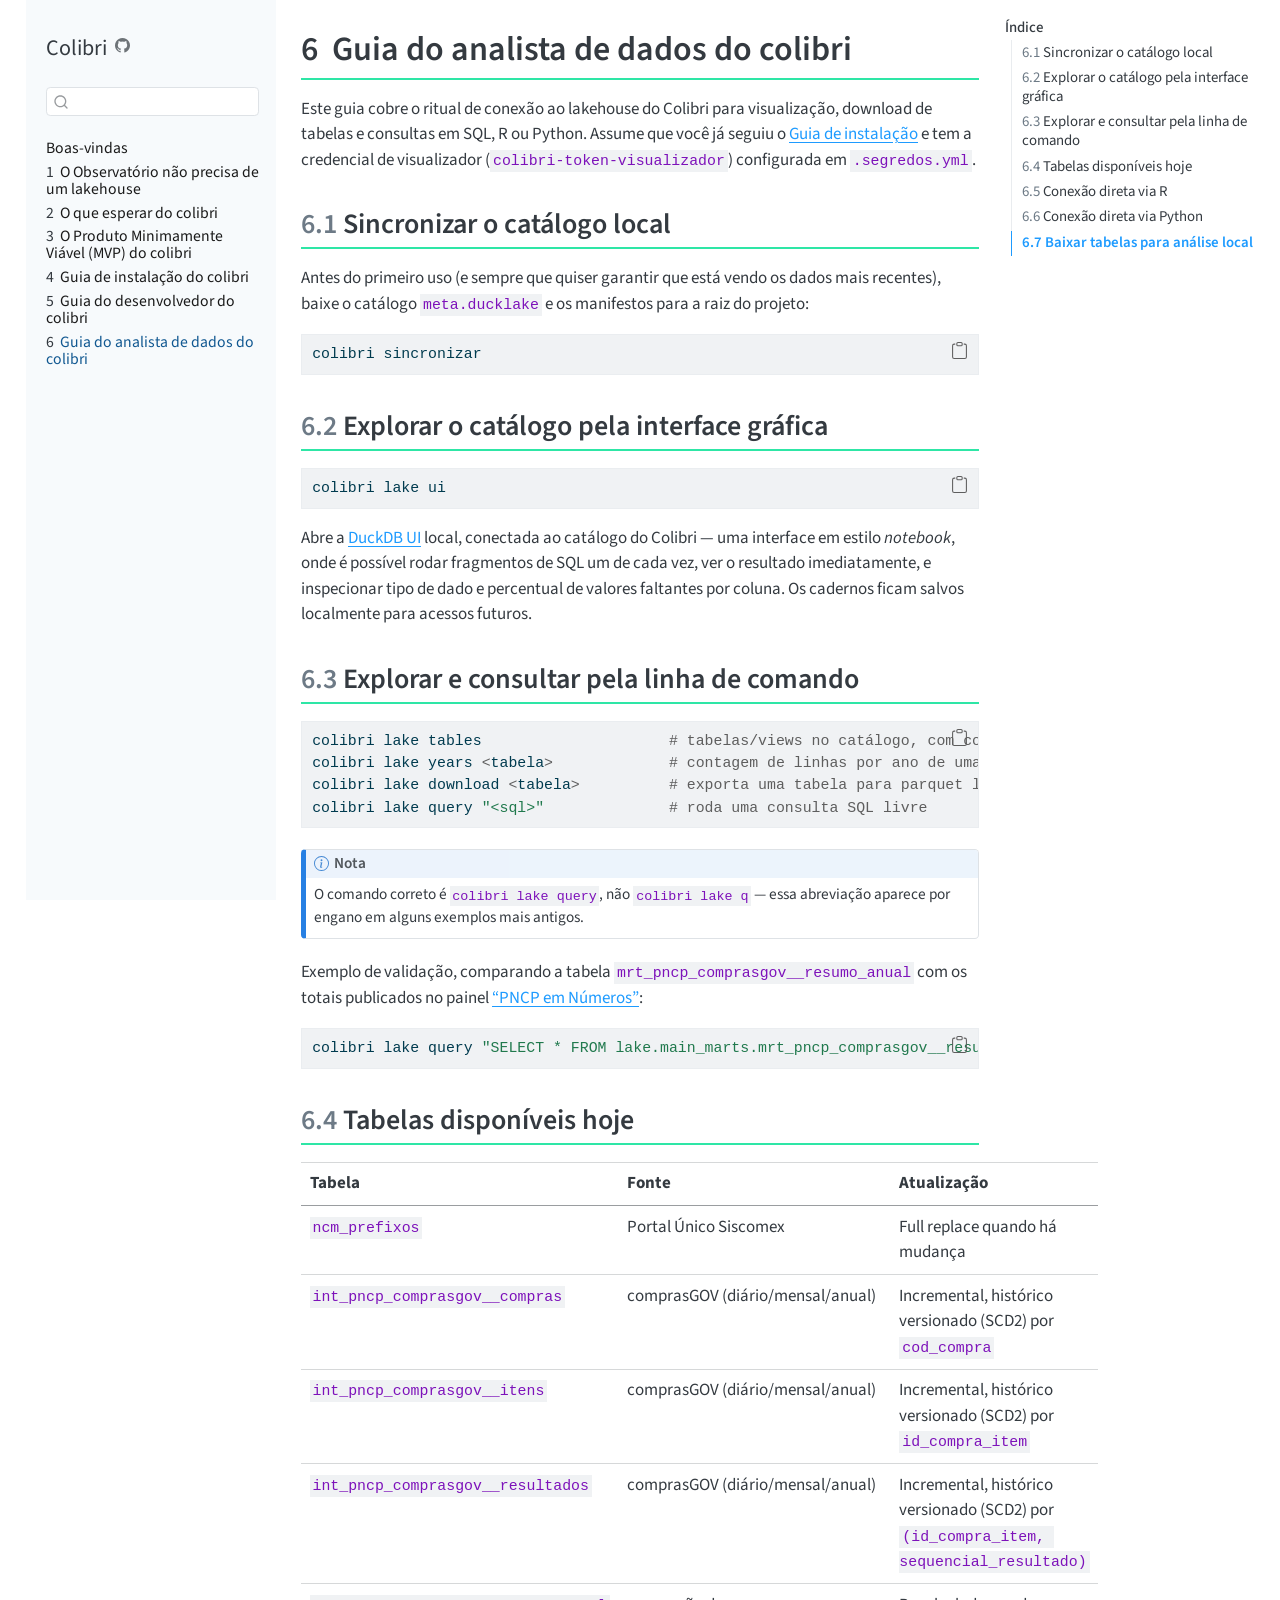
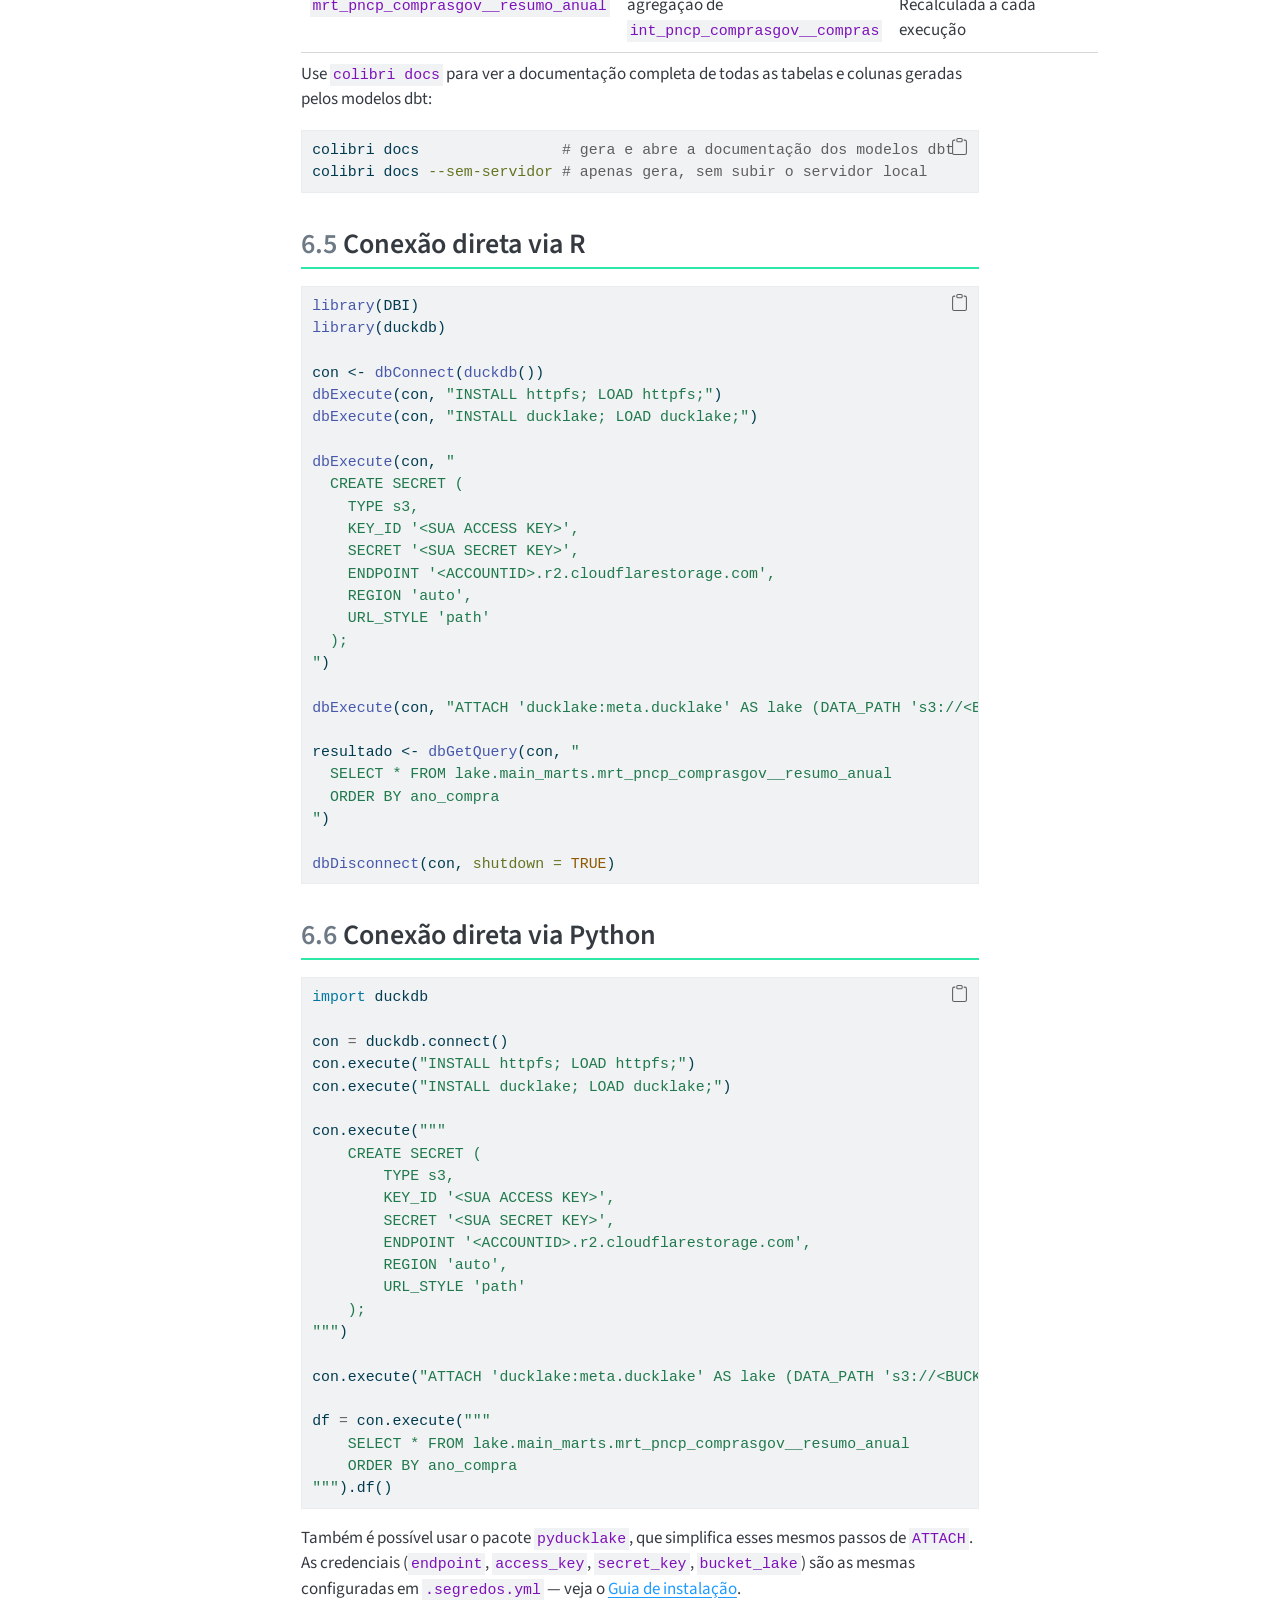
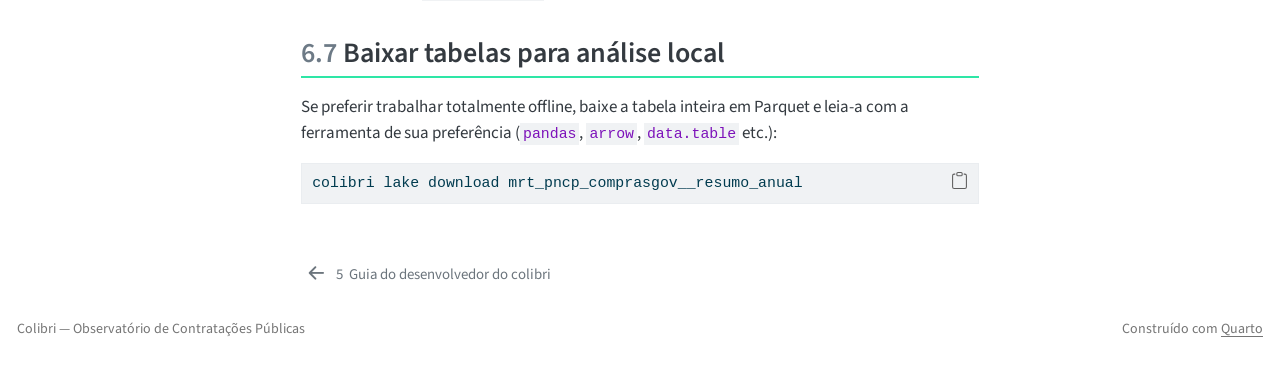
<file: 06-guia-analista.html>
<!DOCTYPE html>
<html xmlns="http://www.w3.org/1999/xhtml" lang="pt-BR" xml:lang="pt-BR"><head>

<meta charset="utf-8">
<meta name="generator" content="quarto-1.8.27">

<meta name="viewport" content="width=device-width, initial-scale=1.0, user-scalable=yes">


<title>6&nbsp; Guia do analista de dados do colibri – Colibri</title>
<style>
code{white-space: pre-wrap;}
span.smallcaps{font-variant: small-caps;}
div.columns{display: flex; gap: min(4vw, 1.5em);}
div.column{flex: auto; overflow-x: auto;}
div.hanging-indent{margin-left: 1.5em; text-indent: -1.5em;}
ul.task-list{list-style: none;}
ul.task-list li input[type="checkbox"] {
  width: 0.8em;
  margin: 0 0.8em 0.2em -1em; /* quarto-specific, see https://github.com/quarto-dev/quarto-cli/issues/4556 */ 
  vertical-align: middle;
}
/* CSS for syntax highlighting */
html { -webkit-text-size-adjust: 100%; }
pre > code.sourceCode { white-space: pre; position: relative; }
pre > code.sourceCode > span { display: inline-block; line-height: 1.25; }
pre > code.sourceCode > span:empty { height: 1.2em; }
.sourceCode { overflow: visible; }
code.sourceCode > span { color: inherit; text-decoration: inherit; }
div.sourceCode { margin: 1em 0; }
pre.sourceCode { margin: 0; }
@media screen {
div.sourceCode { overflow: auto; }
}
@media print {
pre > code.sourceCode { white-space: pre-wrap; }
pre > code.sourceCode > span { text-indent: -5em; padding-left: 5em; }
}
pre.numberSource code
  { counter-reset: source-line 0; }
pre.numberSource code > span
  { position: relative; left: -4em; counter-increment: source-line; }
pre.numberSource code > span > a:first-child::before
  { content: counter(source-line);
    position: relative; left: -1em; text-align: right; vertical-align: baseline;
    border: none; display: inline-block;
    -webkit-touch-callout: none; -webkit-user-select: none;
    -khtml-user-select: none; -moz-user-select: none;
    -ms-user-select: none; user-select: none;
    padding: 0 4px; width: 4em;
  }
pre.numberSource { margin-left: 3em;  padding-left: 4px; }
div.sourceCode
  {   }
@media screen {
pre > code.sourceCode > span > a:first-child::before { text-decoration: underline; }
}
</style>


<script src="site_libs/quarto-nav/quarto-nav.js"></script>
<script src="site_libs/quarto-nav/headroom.min.js"></script>
<script src="site_libs/clipboard/clipboard.min.js"></script>
<script src="site_libs/quarto-search/autocomplete.umd.js"></script>
<script src="site_libs/quarto-search/fuse.min.js"></script>
<script src="site_libs/quarto-search/quarto-search.js"></script>
<meta name="quarto:offset" content="./">
<link href="./05-guia-desenvolvedor.html" rel="prev">
<script src="site_libs/quarto-html/quarto.js" type="module"></script>
<script src="site_libs/quarto-html/tabsets/tabsets.js" type="module"></script>
<script src="site_libs/quarto-html/axe/axe-check.js" type="module"></script>
<script src="site_libs/quarto-html/popper.min.js"></script>
<script src="site_libs/quarto-html/tippy.umd.min.js"></script>
<script src="site_libs/quarto-html/anchor.min.js"></script>
<link href="site_libs/quarto-html/tippy.css" rel="stylesheet">
<link href="site_libs/quarto-html/quarto-syntax-highlighting-ed96de9b727972fe78a7b5d16c58bf87.css" rel="stylesheet" id="quarto-text-highlighting-styles">
<script src="site_libs/bootstrap/bootstrap.min.js"></script>
<link href="site_libs/bootstrap/bootstrap-icons.css" rel="stylesheet">
<link href="site_libs/bootstrap/bootstrap-a21d5c2b6b58b49fd86187613cedbfdf.min.css" rel="stylesheet" append-hash="true" id="quarto-bootstrap" data-mode="light">
<script id="quarto-search-options" type="application/json">{
  "location": "sidebar",
  "copy-button": false,
  "collapse-after": 3,
  "panel-placement": "start",
  "type": "textbox",
  "limit": 50,
  "keyboard-shortcut": [
    "f",
    "/",
    "s"
  ],
  "show-item-context": false,
  "language": {
    "search-no-results-text": "Nenhum resultado",
    "search-matching-documents-text": "documentos correspondentes",
    "search-copy-link-title": "Copiar link para a busca",
    "search-hide-matches-text": "Esconder correspondências adicionais",
    "search-more-match-text": "mais correspondência neste documento",
    "search-more-matches-text": "mais correspondências neste documento",
    "search-clear-button-title": "Limpar",
    "search-text-placeholder": "",
    "search-detached-cancel-button-title": "Cancelar",
    "search-submit-button-title": "Enviar",
    "search-label": "Procurar"
  }
}</script>
<style>html{ scroll-behavior: smooth; }</style>


</head>

<body class="nav-sidebar floating quarto-light">

<div id="quarto-search-results"></div>
  <header id="quarto-header" class="headroom fixed-top">
  <nav class="quarto-secondary-nav">
    <div class="container-fluid d-flex">
      <button type="button" class="quarto-btn-toggle btn" data-bs-toggle="collapse" role="button" data-bs-target=".quarto-sidebar-collapse-item" aria-controls="quarto-sidebar" aria-expanded="false" aria-label="Alternar barra lateral" onclick="if (window.quartoToggleHeadroom) { window.quartoToggleHeadroom(); }">
        <i class="bi bi-layout-text-sidebar-reverse"></i>
      </button>
        <nav class="quarto-page-breadcrumbs" aria-label="breadcrumb"><ol class="breadcrumb"><li class="breadcrumb-item"><a href="./06-guia-analista.html"><span class="chapter-number">6</span>&nbsp; <span class="chapter-title">Guia do analista de dados do colibri</span></a></li></ol></nav>
        <a class="flex-grow-1" role="navigation" data-bs-toggle="collapse" data-bs-target=".quarto-sidebar-collapse-item" aria-controls="quarto-sidebar" aria-expanded="false" aria-label="Alternar barra lateral" onclick="if (window.quartoToggleHeadroom) { window.quartoToggleHeadroom(); }">      
        </a>
      <button type="button" class="btn quarto-search-button" aria-label="Procurar" onclick="window.quartoOpenSearch();">
        <i class="bi bi-search"></i>
      </button>
    </div>
  </nav>
</header>
<!-- content -->
<div id="quarto-content" class="quarto-container page-columns page-rows-contents page-layout-article">
<!-- sidebar -->
  <nav id="quarto-sidebar" class="sidebar collapse collapse-horizontal quarto-sidebar-collapse-item sidebar-navigation floating overflow-auto">
    <div class="pt-lg-2 mt-2 text-left sidebar-header">
    <div class="sidebar-title mb-0 py-0">
      <a href="./">Colibri</a> 
        <div class="sidebar-tools-main">
    <a href="https://github.com/gestaogovbr/colibri" title="Código fonte" class="quarto-navigation-tool px-1" aria-label="Código fonte"><i class="bi bi-github"></i></a>
</div>
    </div>
      </div>
        <div class="mt-2 flex-shrink-0 align-items-center">
        <div class="sidebar-search">
        <div id="quarto-search" class="" title="Procurar"></div>
        </div>
        </div>
    <div class="sidebar-menu-container"> 
    <ul class="list-unstyled mt-1">
        <li class="sidebar-item">
  <div class="sidebar-item-container"> 
  <a href="./index.html" class="sidebar-item-text sidebar-link">
 <span class="menu-text">Boas-vindas</span></a>
  </div>
</li>
        <li class="sidebar-item">
  <div class="sidebar-item-container"> 
  <a href="./01-observatorio-nao-precisa-lakehouse.html" class="sidebar-item-text sidebar-link">
 <span class="menu-text"><span class="chapter-number">1</span>&nbsp; <span class="chapter-title">O Observatório não precisa de um lakehouse</span></span></a>
  </div>
</li>
        <li class="sidebar-item">
  <div class="sidebar-item-container"> 
  <a href="./02-o-que-esperar-do-colibri.html" class="sidebar-item-text sidebar-link">
 <span class="menu-text"><span class="chapter-number">2</span>&nbsp; <span class="chapter-title">O que esperar do colibri</span></span></a>
  </div>
</li>
        <li class="sidebar-item">
  <div class="sidebar-item-container"> 
  <a href="./03-mvp-colibri.html" class="sidebar-item-text sidebar-link">
 <span class="menu-text"><span class="chapter-number">3</span>&nbsp; <span class="chapter-title">O Produto Minimamente Viável (MVP) do colibri</span></span></a>
  </div>
</li>
        <li class="sidebar-item">
  <div class="sidebar-item-container"> 
  <a href="./04-guia-instalacao.html" class="sidebar-item-text sidebar-link">
 <span class="menu-text"><span class="chapter-number">4</span>&nbsp; <span class="chapter-title">Guia de instalação do colibri</span></span></a>
  </div>
</li>
        <li class="sidebar-item">
  <div class="sidebar-item-container"> 
  <a href="./05-guia-desenvolvedor.html" class="sidebar-item-text sidebar-link">
 <span class="menu-text"><span class="chapter-number">5</span>&nbsp; <span class="chapter-title">Guia do desenvolvedor do colibri</span></span></a>
  </div>
</li>
        <li class="sidebar-item">
  <div class="sidebar-item-container"> 
  <a href="./06-guia-analista.html" class="sidebar-item-text sidebar-link active">
 <span class="menu-text"><span class="chapter-number">6</span>&nbsp; <span class="chapter-title">Guia do analista de dados do colibri</span></span></a>
  </div>
</li>
    </ul>
    </div>
</nav>
<div id="quarto-sidebar-glass" class="quarto-sidebar-collapse-item" data-bs-toggle="collapse" data-bs-target=".quarto-sidebar-collapse-item"></div>
<!-- margin-sidebar -->
    <div id="quarto-margin-sidebar" class="sidebar margin-sidebar">
        <nav id="TOC" role="doc-toc" class="toc-active">
    <h2 id="toc-title">Índice</h2>
   
  <ul>
  <li><a href="#sincronizar-o-catálogo-local" id="toc-sincronizar-o-catálogo-local" class="nav-link active" data-scroll-target="#sincronizar-o-catálogo-local"><span class="header-section-number">6.1</span> Sincronizar o catálogo local</a></li>
  <li><a href="#explorar-o-catálogo-pela-interface-gráfica" id="toc-explorar-o-catálogo-pela-interface-gráfica" class="nav-link" data-scroll-target="#explorar-o-catálogo-pela-interface-gráfica"><span class="header-section-number">6.2</span> Explorar o catálogo pela interface gráfica</a></li>
  <li><a href="#explorar-e-consultar-pela-linha-de-comando" id="toc-explorar-e-consultar-pela-linha-de-comando" class="nav-link" data-scroll-target="#explorar-e-consultar-pela-linha-de-comando"><span class="header-section-number">6.3</span> Explorar e consultar pela linha de comando</a></li>
  <li><a href="#tabelas-disponíveis-hoje" id="toc-tabelas-disponíveis-hoje" class="nav-link" data-scroll-target="#tabelas-disponíveis-hoje"><span class="header-section-number">6.4</span> Tabelas disponíveis hoje</a></li>
  <li><a href="#conexão-direta-via-r" id="toc-conexão-direta-via-r" class="nav-link" data-scroll-target="#conexão-direta-via-r"><span class="header-section-number">6.5</span> Conexão direta via R</a></li>
  <li><a href="#conexão-direta-via-python" id="toc-conexão-direta-via-python" class="nav-link" data-scroll-target="#conexão-direta-via-python"><span class="header-section-number">6.6</span> Conexão direta via Python</a></li>
  <li><a href="#baixar-tabelas-para-análise-local" id="toc-baixar-tabelas-para-análise-local" class="nav-link" data-scroll-target="#baixar-tabelas-para-análise-local"><span class="header-section-number">6.7</span> Baixar tabelas para análise local</a></li>
  </ul>
</nav>
    </div>
<!-- main -->
<main class="content" id="quarto-document-content">

<header id="title-block-header" class="quarto-title-block default">
<div class="quarto-title">
<h1 class="title"><span class="chapter-number">6</span>&nbsp; <span class="chapter-title">Guia do analista de dados do colibri</span></h1>
</div>



<div class="quarto-title-meta">

    
  
    
  </div>
  


</header>


<p>Este guia cobre o ritual de conexão ao lakehouse do Colibri para visualização, download de tabelas e consultas em SQL, R ou Python. Assume que você já seguiu o <a href="./04-guia-instalacao.html">Guia de instalação</a> e tem a credencial de visualizador (<code>colibri-token-visualizador</code>) configurada em <code>.segredos.yml</code>.</p>
<section id="sincronizar-o-catálogo-local" class="level2" data-number="6.1">
<h2 data-number="6.1" class="anchored" data-anchor-id="sincronizar-o-catálogo-local"><span class="header-section-number">6.1</span> Sincronizar o catálogo local</h2>
<p>Antes do primeiro uso (e sempre que quiser garantir que está vendo os dados mais recentes), baixe o catálogo <code>meta.ducklake</code> e os manifestos para a raiz do projeto:</p>
<div class="code-copy-outer-scaffold"><div class="sourceCode" id="cb1"><pre class="sourceCode bash code-with-copy"><code class="sourceCode bash"><span id="cb1-1"><a href="#cb1-1" aria-hidden="true" tabindex="-1"></a><span class="ex">colibri</span> sincronizar</span></code></pre></div><button title="Copiar para a área de transferência" class="code-copy-button"><i class="bi"></i></button></div>
</section>
<section id="explorar-o-catálogo-pela-interface-gráfica" class="level2" data-number="6.2">
<h2 data-number="6.2" class="anchored" data-anchor-id="explorar-o-catálogo-pela-interface-gráfica"><span class="header-section-number">6.2</span> Explorar o catálogo pela interface gráfica</h2>
<div class="code-copy-outer-scaffold"><div class="sourceCode" id="cb2"><pre class="sourceCode bash code-with-copy"><code class="sourceCode bash"><span id="cb2-1"><a href="#cb2-1" aria-hidden="true" tabindex="-1"></a><span class="ex">colibri</span> lake ui</span></code></pre></div><button title="Copiar para a área de transferência" class="code-copy-button"><i class="bi"></i></button></div>
<p>Abre a <a href="https://duckdb.org/2025/03/12/duckdb-ui">DuckDB UI</a> local, conectada ao catálogo do Colibri — uma interface em estilo <em>notebook</em>, onde é possível rodar fragmentos de SQL um de cada vez, ver o resultado imediatamente, e inspecionar tipo de dado e percentual de valores faltantes por coluna. Os cadernos ficam salvos localmente para acessos futuros.</p>
</section>
<section id="explorar-e-consultar-pela-linha-de-comando" class="level2" data-number="6.3">
<h2 data-number="6.3" class="anchored" data-anchor-id="explorar-e-consultar-pela-linha-de-comando"><span class="header-section-number">6.3</span> Explorar e consultar pela linha de comando</h2>
<div class="code-copy-outer-scaffold"><div class="sourceCode" id="cb3"><pre class="sourceCode bash code-with-copy"><code class="sourceCode bash"><span id="cb3-1"><a href="#cb3-1" aria-hidden="true" tabindex="-1"></a><span class="ex">colibri</span> lake tables                     <span class="co"># tabelas/views no catálogo, com contagem de linhas/parquets</span></span>
<span id="cb3-2"><a href="#cb3-2" aria-hidden="true" tabindex="-1"></a><span class="ex">colibri</span> lake years <span class="op">&lt;</span>tabela<span class="op">&gt;</span>             <span class="co"># contagem de linhas por ano de uma tabela</span></span>
<span id="cb3-3"><a href="#cb3-3" aria-hidden="true" tabindex="-1"></a><span class="ex">colibri</span> lake download <span class="op">&lt;</span>tabela<span class="op">&gt;</span>          <span class="co"># exporta uma tabela para parquet local</span></span>
<span id="cb3-4"><a href="#cb3-4" aria-hidden="true" tabindex="-1"></a><span class="ex">colibri</span> lake query <span class="st">"&lt;sql&gt;"</span>              <span class="co"># roda uma consulta SQL livre</span></span></code></pre></div><button title="Copiar para a área de transferência" class="code-copy-button"><i class="bi"></i></button></div>
<div class="callout callout-style-default callout-note callout-titled">
<div class="callout-header d-flex align-content-center">
<div class="callout-icon-container">
<i class="callout-icon"></i>
</div>
<div class="callout-title-container flex-fill">
Nota
</div>
</div>
<div class="callout-body-container callout-body">
<p>O comando correto é <code>colibri lake query</code>, não <code>colibri lake q</code> — essa abreviação aparece por engano em alguns exemplos mais antigos.</p>
</div>
</div>
<p>Exemplo de validação, comparando a tabela <code>mrt_pncp_comprasgov__resumo_anual</code> com os totais publicados no painel <a href="https://www.gov.br/pncp/pt-br/painel-pncp">“PNCP em Números”</a>:</p>
<div class="code-copy-outer-scaffold"><div class="sourceCode" id="cb4"><pre class="sourceCode bash code-with-copy"><code class="sourceCode bash"><span id="cb4-1"><a href="#cb4-1" aria-hidden="true" tabindex="-1"></a><span class="ex">colibri</span> lake query <span class="st">"SELECT * FROM lake.main_marts.mrt_pncp_comprasgov__resumo_anual ORDER BY ano_compra"</span></span></code></pre></div><button title="Copiar para a área de transferência" class="code-copy-button"><i class="bi"></i></button></div>
</section>
<section id="tabelas-disponíveis-hoje" class="level2" data-number="6.4">
<h2 data-number="6.4" class="anchored" data-anchor-id="tabelas-disponíveis-hoje"><span class="header-section-number">6.4</span> Tabelas disponíveis hoje</h2>
<table class="caption-top table">
<colgroup>
<col style="width: 28%">
<col style="width: 25%">
<col style="width: 46%">
</colgroup>
<thead>
<tr class="header">
<th>Tabela</th>
<th>Fonte</th>
<th>Atualização</th>
</tr>
</thead>
<tbody>
<tr class="odd">
<td><code>ncm_prefixos</code></td>
<td>Portal Único Siscomex</td>
<td>Full replace quando há mudança</td>
</tr>
<tr class="even">
<td><code>int_pncp_comprasgov__compras</code></td>
<td>comprasGOV (diário/mensal/anual)</td>
<td>Incremental, histórico versionado (SCD2) por <code>cod_compra</code></td>
</tr>
<tr class="odd">
<td><code>int_pncp_comprasgov__itens</code></td>
<td>comprasGOV (diário/mensal/anual)</td>
<td>Incremental, histórico versionado (SCD2) por <code>id_compra_item</code></td>
</tr>
<tr class="even">
<td><code>int_pncp_comprasgov__resultados</code></td>
<td>comprasGOV (diário/mensal/anual)</td>
<td>Incremental, histórico versionado (SCD2) por <code>(id_compra_item, sequencial_resultado)</code></td>
</tr>
<tr class="odd">
<td><code>mrt_pncp_comprasgov__resumo_anual</code></td>
<td>agregação de <code>int_pncp_comprasgov__compras</code></td>
<td>Recalculada a cada execução</td>
</tr>
</tbody>
</table>
<p>Use <code>colibri docs</code> para ver a documentação completa de todas as tabelas e colunas geradas pelos modelos dbt:</p>
<div class="code-copy-outer-scaffold"><div class="sourceCode" id="cb5"><pre class="sourceCode bash code-with-copy"><code class="sourceCode bash"><span id="cb5-1"><a href="#cb5-1" aria-hidden="true" tabindex="-1"></a><span class="ex">colibri</span> docs                <span class="co"># gera e abre a documentação dos modelos dbt</span></span>
<span id="cb5-2"><a href="#cb5-2" aria-hidden="true" tabindex="-1"></a><span class="ex">colibri</span> docs <span class="at">--sem-servidor</span> <span class="co"># apenas gera, sem subir o servidor local</span></span></code></pre></div><button title="Copiar para a área de transferência" class="code-copy-button"><i class="bi"></i></button></div>
</section>
<section id="conexão-direta-via-r" class="level2" data-number="6.5">
<h2 data-number="6.5" class="anchored" data-anchor-id="conexão-direta-via-r"><span class="header-section-number">6.5</span> Conexão direta via R</h2>
<div class="code-copy-outer-scaffold"><div class="sourceCode" id="cb6"><pre class="sourceCode r code-with-copy"><code class="sourceCode r"><span id="cb6-1"><a href="#cb6-1" aria-hidden="true" tabindex="-1"></a><span class="fu">library</span>(DBI)</span>
<span id="cb6-2"><a href="#cb6-2" aria-hidden="true" tabindex="-1"></a><span class="fu">library</span>(duckdb)</span>
<span id="cb6-3"><a href="#cb6-3" aria-hidden="true" tabindex="-1"></a></span>
<span id="cb6-4"><a href="#cb6-4" aria-hidden="true" tabindex="-1"></a>con <span class="ot">&lt;-</span> <span class="fu">dbConnect</span>(<span class="fu">duckdb</span>())</span>
<span id="cb6-5"><a href="#cb6-5" aria-hidden="true" tabindex="-1"></a><span class="fu">dbExecute</span>(con, <span class="st">"INSTALL httpfs; LOAD httpfs;"</span>)</span>
<span id="cb6-6"><a href="#cb6-6" aria-hidden="true" tabindex="-1"></a><span class="fu">dbExecute</span>(con, <span class="st">"INSTALL ducklake; LOAD ducklake;"</span>)</span>
<span id="cb6-7"><a href="#cb6-7" aria-hidden="true" tabindex="-1"></a></span>
<span id="cb6-8"><a href="#cb6-8" aria-hidden="true" tabindex="-1"></a><span class="fu">dbExecute</span>(con, <span class="st">"</span></span>
<span id="cb6-9"><a href="#cb6-9" aria-hidden="true" tabindex="-1"></a><span class="st">  CREATE SECRET (</span></span>
<span id="cb6-10"><a href="#cb6-10" aria-hidden="true" tabindex="-1"></a><span class="st">    TYPE s3,</span></span>
<span id="cb6-11"><a href="#cb6-11" aria-hidden="true" tabindex="-1"></a><span class="st">    KEY_ID '&lt;SUA ACCESS KEY&gt;',</span></span>
<span id="cb6-12"><a href="#cb6-12" aria-hidden="true" tabindex="-1"></a><span class="st">    SECRET '&lt;SUA SECRET KEY&gt;',</span></span>
<span id="cb6-13"><a href="#cb6-13" aria-hidden="true" tabindex="-1"></a><span class="st">    ENDPOINT '&lt;ACCOUNTID&gt;.r2.cloudflarestorage.com',</span></span>
<span id="cb6-14"><a href="#cb6-14" aria-hidden="true" tabindex="-1"></a><span class="st">    REGION 'auto',</span></span>
<span id="cb6-15"><a href="#cb6-15" aria-hidden="true" tabindex="-1"></a><span class="st">    URL_STYLE 'path'</span></span>
<span id="cb6-16"><a href="#cb6-16" aria-hidden="true" tabindex="-1"></a><span class="st">  );</span></span>
<span id="cb6-17"><a href="#cb6-17" aria-hidden="true" tabindex="-1"></a><span class="st">"</span>)</span>
<span id="cb6-18"><a href="#cb6-18" aria-hidden="true" tabindex="-1"></a></span>
<span id="cb6-19"><a href="#cb6-19" aria-hidden="true" tabindex="-1"></a><span class="fu">dbExecute</span>(con, <span class="st">"ATTACH 'ducklake:meta.ducklake' AS lake (DATA_PATH 's3://&lt;BUCKET LAKE&gt;/lake/');"</span>)</span>
<span id="cb6-20"><a href="#cb6-20" aria-hidden="true" tabindex="-1"></a></span>
<span id="cb6-21"><a href="#cb6-21" aria-hidden="true" tabindex="-1"></a>resultado <span class="ot">&lt;-</span> <span class="fu">dbGetQuery</span>(con, <span class="st">"</span></span>
<span id="cb6-22"><a href="#cb6-22" aria-hidden="true" tabindex="-1"></a><span class="st">  SELECT * FROM lake.main_marts.mrt_pncp_comprasgov__resumo_anual</span></span>
<span id="cb6-23"><a href="#cb6-23" aria-hidden="true" tabindex="-1"></a><span class="st">  ORDER BY ano_compra</span></span>
<span id="cb6-24"><a href="#cb6-24" aria-hidden="true" tabindex="-1"></a><span class="st">"</span>)</span>
<span id="cb6-25"><a href="#cb6-25" aria-hidden="true" tabindex="-1"></a></span>
<span id="cb6-26"><a href="#cb6-26" aria-hidden="true" tabindex="-1"></a><span class="fu">dbDisconnect</span>(con, <span class="at">shutdown =</span> <span class="cn">TRUE</span>)</span></code></pre></div><button title="Copiar para a área de transferência" class="code-copy-button"><i class="bi"></i></button></div>
</section>
<section id="conexão-direta-via-python" class="level2" data-number="6.6">
<h2 data-number="6.6" class="anchored" data-anchor-id="conexão-direta-via-python"><span class="header-section-number">6.6</span> Conexão direta via Python</h2>
<div class="code-copy-outer-scaffold"><div class="sourceCode" id="cb7"><pre class="sourceCode python code-with-copy"><code class="sourceCode python"><span id="cb7-1"><a href="#cb7-1" aria-hidden="true" tabindex="-1"></a><span class="im">import</span> duckdb</span>
<span id="cb7-2"><a href="#cb7-2" aria-hidden="true" tabindex="-1"></a></span>
<span id="cb7-3"><a href="#cb7-3" aria-hidden="true" tabindex="-1"></a>con <span class="op">=</span> duckdb.<span class="ex">connect</span>()</span>
<span id="cb7-4"><a href="#cb7-4" aria-hidden="true" tabindex="-1"></a>con.execute(<span class="st">"INSTALL httpfs; LOAD httpfs;"</span>)</span>
<span id="cb7-5"><a href="#cb7-5" aria-hidden="true" tabindex="-1"></a>con.execute(<span class="st">"INSTALL ducklake; LOAD ducklake;"</span>)</span>
<span id="cb7-6"><a href="#cb7-6" aria-hidden="true" tabindex="-1"></a></span>
<span id="cb7-7"><a href="#cb7-7" aria-hidden="true" tabindex="-1"></a>con.execute(<span class="st">"""</span></span>
<span id="cb7-8"><a href="#cb7-8" aria-hidden="true" tabindex="-1"></a><span class="st">    CREATE SECRET (</span></span>
<span id="cb7-9"><a href="#cb7-9" aria-hidden="true" tabindex="-1"></a><span class="st">        TYPE s3,</span></span>
<span id="cb7-10"><a href="#cb7-10" aria-hidden="true" tabindex="-1"></a><span class="st">        KEY_ID '&lt;SUA ACCESS KEY&gt;',</span></span>
<span id="cb7-11"><a href="#cb7-11" aria-hidden="true" tabindex="-1"></a><span class="st">        SECRET '&lt;SUA SECRET KEY&gt;',</span></span>
<span id="cb7-12"><a href="#cb7-12" aria-hidden="true" tabindex="-1"></a><span class="st">        ENDPOINT '&lt;ACCOUNTID&gt;.r2.cloudflarestorage.com',</span></span>
<span id="cb7-13"><a href="#cb7-13" aria-hidden="true" tabindex="-1"></a><span class="st">        REGION 'auto',</span></span>
<span id="cb7-14"><a href="#cb7-14" aria-hidden="true" tabindex="-1"></a><span class="st">        URL_STYLE 'path'</span></span>
<span id="cb7-15"><a href="#cb7-15" aria-hidden="true" tabindex="-1"></a><span class="st">    );</span></span>
<span id="cb7-16"><a href="#cb7-16" aria-hidden="true" tabindex="-1"></a><span class="st">"""</span>)</span>
<span id="cb7-17"><a href="#cb7-17" aria-hidden="true" tabindex="-1"></a></span>
<span id="cb7-18"><a href="#cb7-18" aria-hidden="true" tabindex="-1"></a>con.execute(<span class="st">"ATTACH 'ducklake:meta.ducklake' AS lake (DATA_PATH 's3://&lt;BUCKET LAKE&gt;/lake/');"</span>)</span>
<span id="cb7-19"><a href="#cb7-19" aria-hidden="true" tabindex="-1"></a></span>
<span id="cb7-20"><a href="#cb7-20" aria-hidden="true" tabindex="-1"></a>df <span class="op">=</span> con.execute(<span class="st">"""</span></span>
<span id="cb7-21"><a href="#cb7-21" aria-hidden="true" tabindex="-1"></a><span class="st">    SELECT * FROM lake.main_marts.mrt_pncp_comprasgov__resumo_anual</span></span>
<span id="cb7-22"><a href="#cb7-22" aria-hidden="true" tabindex="-1"></a><span class="st">    ORDER BY ano_compra</span></span>
<span id="cb7-23"><a href="#cb7-23" aria-hidden="true" tabindex="-1"></a><span class="st">"""</span>).df()</span></code></pre></div><button title="Copiar para a área de transferência" class="code-copy-button"><i class="bi"></i></button></div>
<p>Também é possível usar o pacote <code>pyducklake</code>, que simplifica esses mesmos passos de <code>ATTACH</code>. As credenciais (<code>endpoint</code>, <code>access_key</code>, <code>secret_key</code>, <code>bucket_lake</code>) são as mesmas configuradas em <code>.segredos.yml</code> — veja o <a href="./04-guia-instalacao.html#credenciais-de-acesso">Guia de instalação</a>.</p>
</section>
<section id="baixar-tabelas-para-análise-local" class="level2" data-number="6.7">
<h2 data-number="6.7" class="anchored" data-anchor-id="baixar-tabelas-para-análise-local"><span class="header-section-number">6.7</span> Baixar tabelas para análise local</h2>
<p>Se preferir trabalhar totalmente offline, baixe a tabela inteira em Parquet e leia-a com a ferramenta de sua preferência (<code>pandas</code>, <code>arrow</code>, <code>data.table</code> etc.):</p>
<div class="code-copy-outer-scaffold"><div class="sourceCode" id="cb8"><pre class="sourceCode bash code-with-copy"><code class="sourceCode bash"><span id="cb8-1"><a href="#cb8-1" aria-hidden="true" tabindex="-1"></a><span class="ex">colibri</span> lake download mrt_pncp_comprasgov__resumo_anual</span></code></pre></div><button title="Copiar para a área de transferência" class="code-copy-button"><i class="bi"></i></button></div>


</section>

</main> <!-- /main -->
<script id="quarto-html-after-body" type="application/javascript">
  window.document.addEventListener("DOMContentLoaded", function (event) {
    const icon = "";
    const anchorJS = new window.AnchorJS();
    anchorJS.options = {
      placement: 'right',
      icon: icon
    };
    anchorJS.add('.anchored');
    const isCodeAnnotation = (el) => {
      for (const clz of el.classList) {
        if (clz.startsWith('code-annotation-')) {                     
          return true;
        }
      }
      return false;
    }
    const onCopySuccess = function(e) {
      // button target
      const button = e.trigger;
      // don't keep focus
      button.blur();
      // flash "checked"
      button.classList.add('code-copy-button-checked');
      var currentTitle = button.getAttribute("title");
      button.setAttribute("title", "Copiada");
      let tooltip;
      if (window.bootstrap) {
        button.setAttribute("data-bs-toggle", "tooltip");
        button.setAttribute("data-bs-placement", "left");
        button.setAttribute("data-bs-title", "Copiada");
        tooltip = new bootstrap.Tooltip(button, 
          { trigger: "manual", 
            customClass: "code-copy-button-tooltip",
            offset: [0, -8]});
        tooltip.show();    
      }
      setTimeout(function() {
        if (tooltip) {
          tooltip.hide();
          button.removeAttribute("data-bs-title");
          button.removeAttribute("data-bs-toggle");
          button.removeAttribute("data-bs-placement");
        }
        button.setAttribute("title", currentTitle);
        button.classList.remove('code-copy-button-checked');
      }, 1000);
      // clear code selection
      e.clearSelection();
    }
    const getTextToCopy = function(trigger) {
      const outerScaffold = trigger.parentElement.cloneNode(true);
      const codeEl = outerScaffold.querySelector('code');
      for (const childEl of codeEl.children) {
        if (isCodeAnnotation(childEl)) {
          childEl.remove();
        }
      }
      return codeEl.innerText;
    }
    const clipboard = new window.ClipboardJS('.code-copy-button:not([data-in-quarto-modal])', {
      text: getTextToCopy
    });
    clipboard.on('success', onCopySuccess);
    if (window.document.getElementById('quarto-embedded-source-code-modal')) {
      const clipboardModal = new window.ClipboardJS('.code-copy-button[data-in-quarto-modal]', {
        text: getTextToCopy,
        container: window.document.getElementById('quarto-embedded-source-code-modal')
      });
      clipboardModal.on('success', onCopySuccess);
    }
      var localhostRegex = new RegExp(/^(?:http|https):\/\/localhost\:?[0-9]*\//);
      var mailtoRegex = new RegExp(/^mailto:/);
        var filterRegex = new RegExp('/' + window.location.host + '/');
      var isInternal = (href) => {
          return filterRegex.test(href) || localhostRegex.test(href) || mailtoRegex.test(href);
      }
      // Inspect non-navigation links and adorn them if external
     var links = window.document.querySelectorAll('a[href]:not(.nav-link):not(.navbar-brand):not(.toc-action):not(.sidebar-link):not(.sidebar-item-toggle):not(.pagination-link):not(.no-external):not([aria-hidden]):not(.dropdown-item):not(.quarto-navigation-tool):not(.about-link)');
      for (var i=0; i<links.length; i++) {
        const link = links[i];
        if (!isInternal(link.href)) {
          // undo the damage that might have been done by quarto-nav.js in the case of
          // links that we want to consider external
          if (link.dataset.originalHref !== undefined) {
            link.href = link.dataset.originalHref;
          }
        }
      }
    function tippyHover(el, contentFn, onTriggerFn, onUntriggerFn) {
      const config = {
        allowHTML: true,
        maxWidth: 500,
        delay: 100,
        arrow: false,
        appendTo: function(el) {
            return el.parentElement;
        },
        interactive: true,
        interactiveBorder: 10,
        theme: 'quarto',
        placement: 'bottom-start',
      };
      if (contentFn) {
        config.content = contentFn;
      }
      if (onTriggerFn) {
        config.onTrigger = onTriggerFn;
      }
      if (onUntriggerFn) {
        config.onUntrigger = onUntriggerFn;
      }
      window.tippy(el, config); 
    }
    const noterefs = window.document.querySelectorAll('a[role="doc-noteref"]');
    for (var i=0; i<noterefs.length; i++) {
      const ref = noterefs[i];
      tippyHover(ref, function() {
        // use id or data attribute instead here
        let href = ref.getAttribute('data-footnote-href') || ref.getAttribute('href');
        try { href = new URL(href).hash; } catch {}
        const id = href.replace(/^#\/?/, "");
        const note = window.document.getElementById(id);
        if (note) {
          return note.innerHTML;
        } else {
          return "";
        }
      });
    }
    const xrefs = window.document.querySelectorAll('a.quarto-xref');
    const processXRef = (id, note) => {
      // Strip column container classes
      const stripColumnClz = (el) => {
        el.classList.remove("page-full", "page-columns");
        if (el.children) {
          for (const child of el.children) {
            stripColumnClz(child);
          }
        }
      }
      stripColumnClz(note)
      if (id === null || id.startsWith('sec-')) {
        // Special case sections, only their first couple elements
        const container = document.createElement("div");
        if (note.children && note.children.length > 2) {
          container.appendChild(note.children[0].cloneNode(true));
          for (let i = 1; i < note.children.length; i++) {
            const child = note.children[i];
            if (child.tagName === "P" && child.innerText === "") {
              continue;
            } else {
              container.appendChild(child.cloneNode(true));
              break;
            }
          }
          if (window.Quarto?.typesetMath) {
            window.Quarto.typesetMath(container);
          }
          return container.innerHTML
        } else {
          if (window.Quarto?.typesetMath) {
            window.Quarto.typesetMath(note);
          }
          return note.innerHTML;
        }
      } else {
        // Remove any anchor links if they are present
        const anchorLink = note.querySelector('a.anchorjs-link');
        if (anchorLink) {
          anchorLink.remove();
        }
        if (window.Quarto?.typesetMath) {
          window.Quarto.typesetMath(note);
        }
        if (note.classList.contains("callout")) {
          return note.outerHTML;
        } else {
          return note.innerHTML;
        }
      }
    }
    for (var i=0; i<xrefs.length; i++) {
      const xref = xrefs[i];
      tippyHover(xref, undefined, function(instance) {
        instance.disable();
        let url = xref.getAttribute('href');
        let hash = undefined; 
        if (url.startsWith('#')) {
          hash = url;
        } else {
          try { hash = new URL(url).hash; } catch {}
        }
        if (hash) {
          const id = hash.replace(/^#\/?/, "");
          const note = window.document.getElementById(id);
          if (note !== null) {
            try {
              const html = processXRef(id, note.cloneNode(true));
              instance.setContent(html);
            } finally {
              instance.enable();
              instance.show();
            }
          } else {
            // See if we can fetch this
            fetch(url.split('#')[0])
            .then(res => res.text())
            .then(html => {
              const parser = new DOMParser();
              const htmlDoc = parser.parseFromString(html, "text/html");
              const note = htmlDoc.getElementById(id);
              if (note !== null) {
                const html = processXRef(id, note);
                instance.setContent(html);
              } 
            }).finally(() => {
              instance.enable();
              instance.show();
            });
          }
        } else {
          // See if we can fetch a full url (with no hash to target)
          // This is a special case and we should probably do some content thinning / targeting
          fetch(url)
          .then(res => res.text())
          .then(html => {
            const parser = new DOMParser();
            const htmlDoc = parser.parseFromString(html, "text/html");
            const note = htmlDoc.querySelector('main.content');
            if (note !== null) {
              // This should only happen for chapter cross references
              // (since there is no id in the URL)
              // remove the first header
              if (note.children.length > 0 && note.children[0].tagName === "HEADER") {
                note.children[0].remove();
              }
              const html = processXRef(null, note);
              instance.setContent(html);
            } 
          }).finally(() => {
            instance.enable();
            instance.show();
          });
        }
      }, function(instance) {
      });
    }
        let selectedAnnoteEl;
        const selectorForAnnotation = ( cell, annotation) => {
          let cellAttr = 'data-code-cell="' + cell + '"';
          let lineAttr = 'data-code-annotation="' +  annotation + '"';
          const selector = 'span[' + cellAttr + '][' + lineAttr + ']';
          return selector;
        }
        const selectCodeLines = (annoteEl) => {
          const doc = window.document;
          const targetCell = annoteEl.getAttribute("data-target-cell");
          const targetAnnotation = annoteEl.getAttribute("data-target-annotation");
          const annoteSpan = window.document.querySelector(selectorForAnnotation(targetCell, targetAnnotation));
          const lines = annoteSpan.getAttribute("data-code-lines").split(",");
          const lineIds = lines.map((line) => {
            return targetCell + "-" + line;
          })
          let top = null;
          let height = null;
          let parent = null;
          if (lineIds.length > 0) {
              //compute the position of the single el (top and bottom and make a div)
              const el = window.document.getElementById(lineIds[0]);
              top = el.offsetTop;
              height = el.offsetHeight;
              parent = el.parentElement.parentElement;
            if (lineIds.length > 1) {
              const lastEl = window.document.getElementById(lineIds[lineIds.length - 1]);
              const bottom = lastEl.offsetTop + lastEl.offsetHeight;
              height = bottom - top;
            }
            if (top !== null && height !== null && parent !== null) {
              // cook up a div (if necessary) and position it 
              let div = window.document.getElementById("code-annotation-line-highlight");
              if (div === null) {
                div = window.document.createElement("div");
                div.setAttribute("id", "code-annotation-line-highlight");
                div.style.position = 'absolute';
                parent.appendChild(div);
              }
              div.style.top = top - 2 + "px";
              div.style.height = height + 4 + "px";
              div.style.left = 0;
              let gutterDiv = window.document.getElementById("code-annotation-line-highlight-gutter");
              if (gutterDiv === null) {
                gutterDiv = window.document.createElement("div");
                gutterDiv.setAttribute("id", "code-annotation-line-highlight-gutter");
                gutterDiv.style.position = 'absolute';
                const codeCell = window.document.getElementById(targetCell);
                const gutter = codeCell.querySelector('.code-annotation-gutter');
                gutter.appendChild(gutterDiv);
              }
              gutterDiv.style.top = top - 2 + "px";
              gutterDiv.style.height = height + 4 + "px";
            }
            selectedAnnoteEl = annoteEl;
          }
        };
        const unselectCodeLines = () => {
          const elementsIds = ["code-annotation-line-highlight", "code-annotation-line-highlight-gutter"];
          elementsIds.forEach((elId) => {
            const div = window.document.getElementById(elId);
            if (div) {
              div.remove();
            }
          });
          selectedAnnoteEl = undefined;
        };
          // Handle positioning of the toggle
      window.addEventListener(
        "resize",
        throttle(() => {
          elRect = undefined;
          if (selectedAnnoteEl) {
            selectCodeLines(selectedAnnoteEl);
          }
        }, 10)
      );
      function throttle(fn, ms) {
      let throttle = false;
      let timer;
        return (...args) => {
          if(!throttle) { // first call gets through
              fn.apply(this, args);
              throttle = true;
          } else { // all the others get throttled
              if(timer) clearTimeout(timer); // cancel #2
              timer = setTimeout(() => {
                fn.apply(this, args);
                timer = throttle = false;
              }, ms);
          }
        };
      }
        // Attach click handler to the DT
        const annoteDls = window.document.querySelectorAll('dt[data-target-cell]');
        for (const annoteDlNode of annoteDls) {
          annoteDlNode.addEventListener('click', (event) => {
            const clickedEl = event.target;
            if (clickedEl !== selectedAnnoteEl) {
              unselectCodeLines();
              const activeEl = window.document.querySelector('dt[data-target-cell].code-annotation-active');
              if (activeEl) {
                activeEl.classList.remove('code-annotation-active');
              }
              selectCodeLines(clickedEl);
              clickedEl.classList.add('code-annotation-active');
            } else {
              // Unselect the line
              unselectCodeLines();
              clickedEl.classList.remove('code-annotation-active');
            }
          });
        }
    const findCites = (el) => {
      const parentEl = el.parentElement;
      if (parentEl) {
        const cites = parentEl.dataset.cites;
        if (cites) {
          return {
            el,
            cites: cites.split(' ')
          };
        } else {
          return findCites(el.parentElement)
        }
      } else {
        return undefined;
      }
    };
    var bibliorefs = window.document.querySelectorAll('a[role="doc-biblioref"]');
    for (var i=0; i<bibliorefs.length; i++) {
      const ref = bibliorefs[i];
      const citeInfo = findCites(ref);
      if (citeInfo) {
        tippyHover(citeInfo.el, function() {
          var popup = window.document.createElement('div');
          citeInfo.cites.forEach(function(cite) {
            var citeDiv = window.document.createElement('div');
            citeDiv.classList.add('hanging-indent');
            citeDiv.classList.add('csl-entry');
            var biblioDiv = window.document.getElementById('ref-' + cite);
            if (biblioDiv) {
              citeDiv.innerHTML = biblioDiv.innerHTML;
            }
            popup.appendChild(citeDiv);
          });
          return popup.innerHTML;
        });
      }
    }
  });
  </script>
<nav class="page-navigation">
  <div class="nav-page nav-page-previous">
      <a href="./05-guia-desenvolvedor.html" class="pagination-link" aria-label="Guia do desenvolvedor do colibri">
        <i class="bi bi-arrow-left-short"></i> <span class="nav-page-text"><span class="chapter-number">5</span>&nbsp; <span class="chapter-title">Guia do desenvolvedor do colibri</span></span>
      </a>          
  </div>
  <div class="nav-page nav-page-next">
  </div>
</nav>
</div> <!-- /content -->
<footer class="footer">
  <div class="nav-footer">
    <div class="nav-footer-left">
<p>Colibri — Observatório de Contratações Públicas</p>
</div>   
    <div class="nav-footer-center">
      &nbsp;
    </div>
    <div class="nav-footer-right">
<p>Construído com <a href="https://quarto.org">Quarto</a></p>
</div>
  </div>
</footer>




<script src="site_libs/quarto-html/zenscroll-min.js"></script>
</body></html>
</file>
<file: site_libs/quarto-html/tippy.css>
.tippy-box[data-animation=fade][data-state=hidden]{opacity:0}[data-tippy-root]{max-width:calc(100vw - 10px)}.tippy-box{position:relative;background-color:#333;color:#fff;border-radius:4px;font-size:14px;line-height:1.4;white-space:normal;outline:0;transition-property:transform,visibility,opacity}.tippy-box[data-placement^=top]>.tippy-arrow{bottom:0}.tippy-box[data-placement^=top]>.tippy-arrow:before{bottom:-7px;left:0;border-width:8px 8px 0;border-top-color:initial;transform-origin:center top}.tippy-box[data-placement^=bottom]>.tippy-arrow{top:0}.tippy-box[data-placement^=bottom]>.tippy-arrow:before{top:-7px;left:0;border-width:0 8px 8px;border-bottom-color:initial;transform-origin:center bottom}.tippy-box[data-placement^=left]>.tippy-arrow{right:0}.tippy-box[data-placement^=left]>.tippy-arrow:before{border-width:8px 0 8px 8px;border-left-color:initial;right:-7px;transform-origin:center left}.tippy-box[data-placement^=right]>.tippy-arrow{left:0}.tippy-box[data-placement^=right]>.tippy-arrow:before{left:-7px;border-width:8px 8px 8px 0;border-right-color:initial;transform-origin:center right}.tippy-box[data-inertia][data-state=visible]{transition-timing-function:cubic-bezier(.54,1.5,.38,1.11)}.tippy-arrow{width:16px;height:16px;color:#333}.tippy-arrow:before{content:"";position:absolute;border-color:transparent;border-style:solid}.tippy-content{position:relative;padding:5px 9px;z-index:1}
</file>
<file: site_libs/quarto-html/quarto-syntax-highlighting-ed96de9b727972fe78a7b5d16c58bf87.css>
/* quarto syntax highlight colors */
:root {
  --quarto-hl-ot-color: #003B4F;
  --quarto-hl-at-color: #657422;
  --quarto-hl-ss-color: #20794D;
  --quarto-hl-an-color: #5E5E5E;
  --quarto-hl-fu-color: #4758AB;
  --quarto-hl-st-color: #20794D;
  --quarto-hl-cf-color: #003B4F;
  --quarto-hl-op-color: #5E5E5E;
  --quarto-hl-er-color: #AD0000;
  --quarto-hl-bn-color: #AD0000;
  --quarto-hl-al-color: #AD0000;
  --quarto-hl-va-color: #111111;
  --quarto-hl-bu-color: inherit;
  --quarto-hl-ex-color: inherit;
  --quarto-hl-pp-color: #AD0000;
  --quarto-hl-in-color: #5E5E5E;
  --quarto-hl-vs-color: #20794D;
  --quarto-hl-wa-color: #5E5E5E;
  --quarto-hl-do-color: #5E5E5E;
  --quarto-hl-im-color: #00769E;
  --quarto-hl-ch-color: #20794D;
  --quarto-hl-dt-color: #AD0000;
  --quarto-hl-fl-color: #AD0000;
  --quarto-hl-co-color: #5E5E5E;
  --quarto-hl-cv-color: #5E5E5E;
  --quarto-hl-cn-color: #8f5902;
  --quarto-hl-sc-color: #5E5E5E;
  --quarto-hl-dv-color: #AD0000;
  --quarto-hl-kw-color: #003B4F;
}

/* other quarto variables */
:root {
  --quarto-font-monospace: SFMono-Regular, Menlo, Monaco, Consolas, "Liberation Mono", "Courier New", monospace;
}

/* syntax highlight based on Pandoc's rules */
pre > code.sourceCode > span {
  color: #003B4F;
}

code.sourceCode > span {
  color: #003B4F;
}

div.sourceCode,
div.sourceCode pre.sourceCode {
  color: #003B4F;
}

/* Normal */
code span {
  color: #003B4F;
}

/* Alert */
code span.al {
  color: #AD0000;
  font-style: inherit;
}

/* Annotation */
code span.an {
  color: #5E5E5E;
  font-style: inherit;
}

/* Attribute */
code span.at {
  color: #657422;
  font-style: inherit;
}

/* BaseN */
code span.bn {
  color: #AD0000;
  font-style: inherit;
}

/* BuiltIn */
code span.bu {
  font-style: inherit;
}

/* ControlFlow */
code span.cf {
  color: #003B4F;
  font-weight: bold;
  font-style: inherit;
}

/* Char */
code span.ch {
  color: #20794D;
  font-style: inherit;
}

/* Constant */
code span.cn {
  color: #8f5902;
  font-style: inherit;
}

/* Comment */
code span.co {
  color: #5E5E5E;
  font-style: inherit;
}

/* CommentVar */
code span.cv {
  color: #5E5E5E;
  font-style: italic;
}

/* Documentation */
code span.do {
  color: #5E5E5E;
  font-style: italic;
}

/* DataType */
code span.dt {
  color: #AD0000;
  font-style: inherit;
}

/* DecVal */
code span.dv {
  color: #AD0000;
  font-style: inherit;
}

/* Error */
code span.er {
  color: #AD0000;
  font-style: inherit;
}

/* Extension */
code span.ex {
  font-style: inherit;
}

/* Float */
code span.fl {
  color: #AD0000;
  font-style: inherit;
}

/* Function */
code span.fu {
  color: #4758AB;
  font-style: inherit;
}

/* Import */
code span.im {
  color: #00769E;
  font-style: inherit;
}

/* Information */
code span.in {
  color: #5E5E5E;
  font-style: inherit;
}

/* Keyword */
code span.kw {
  color: #003B4F;
  font-weight: bold;
  font-style: inherit;
}

/* Operator */
code span.op {
  color: #5E5E5E;
  font-style: inherit;
}

/* Other */
code span.ot {
  color: #003B4F;
  font-style: inherit;
}

/* Preprocessor */
code span.pp {
  color: #AD0000;
  font-style: inherit;
}

/* SpecialChar */
code span.sc {
  color: #5E5E5E;
  font-style: inherit;
}

/* SpecialString */
code span.ss {
  color: #20794D;
  font-style: inherit;
}

/* String */
code span.st {
  color: #20794D;
  font-style: inherit;
}

/* Variable */
code span.va {
  color: #111111;
  font-style: inherit;
}

/* VerbatimString */
code span.vs {
  color: #20794D;
  font-style: inherit;
}

/* Warning */
code span.wa {
  color: #5E5E5E;
  font-style: italic;
}

.prevent-inlining {
  content: "</";
}

/*# sourceMappingURL=0920dd6d7437995b8cdf7429764427b1.css.map */
</file>
